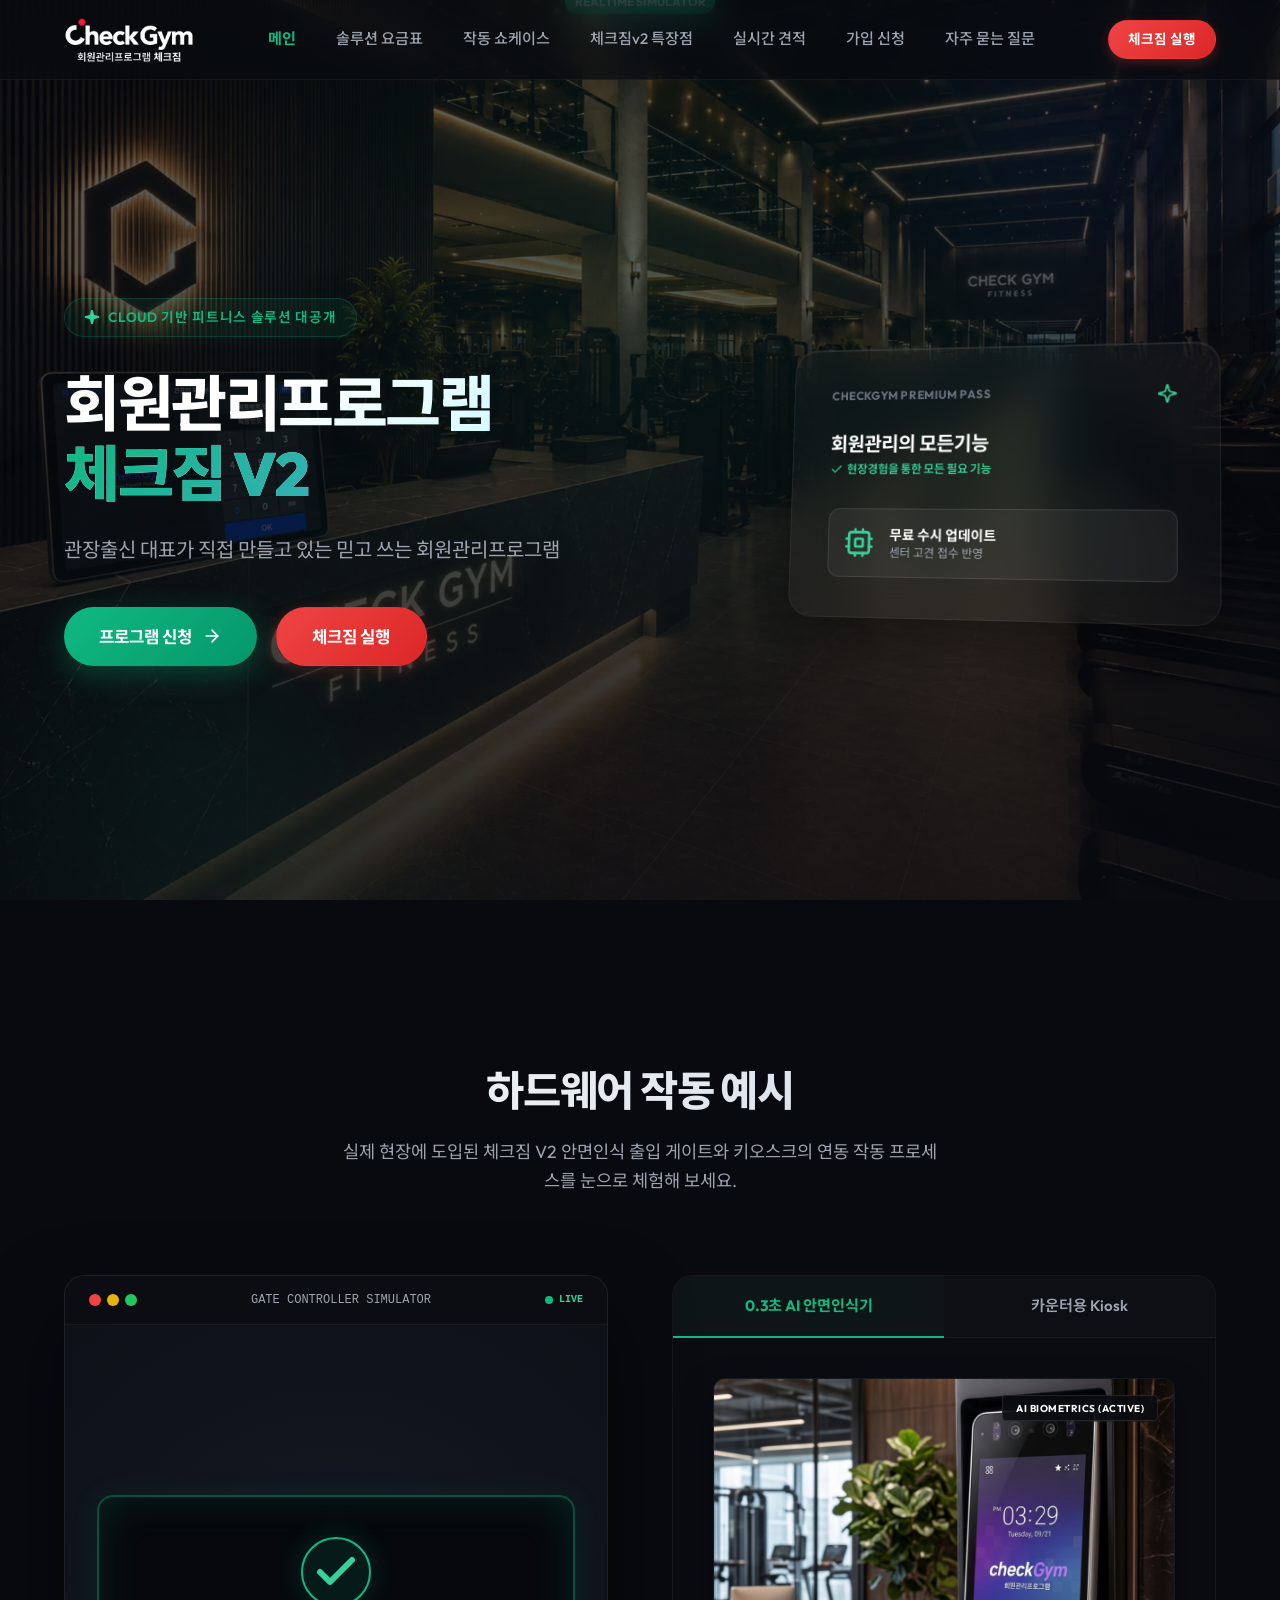
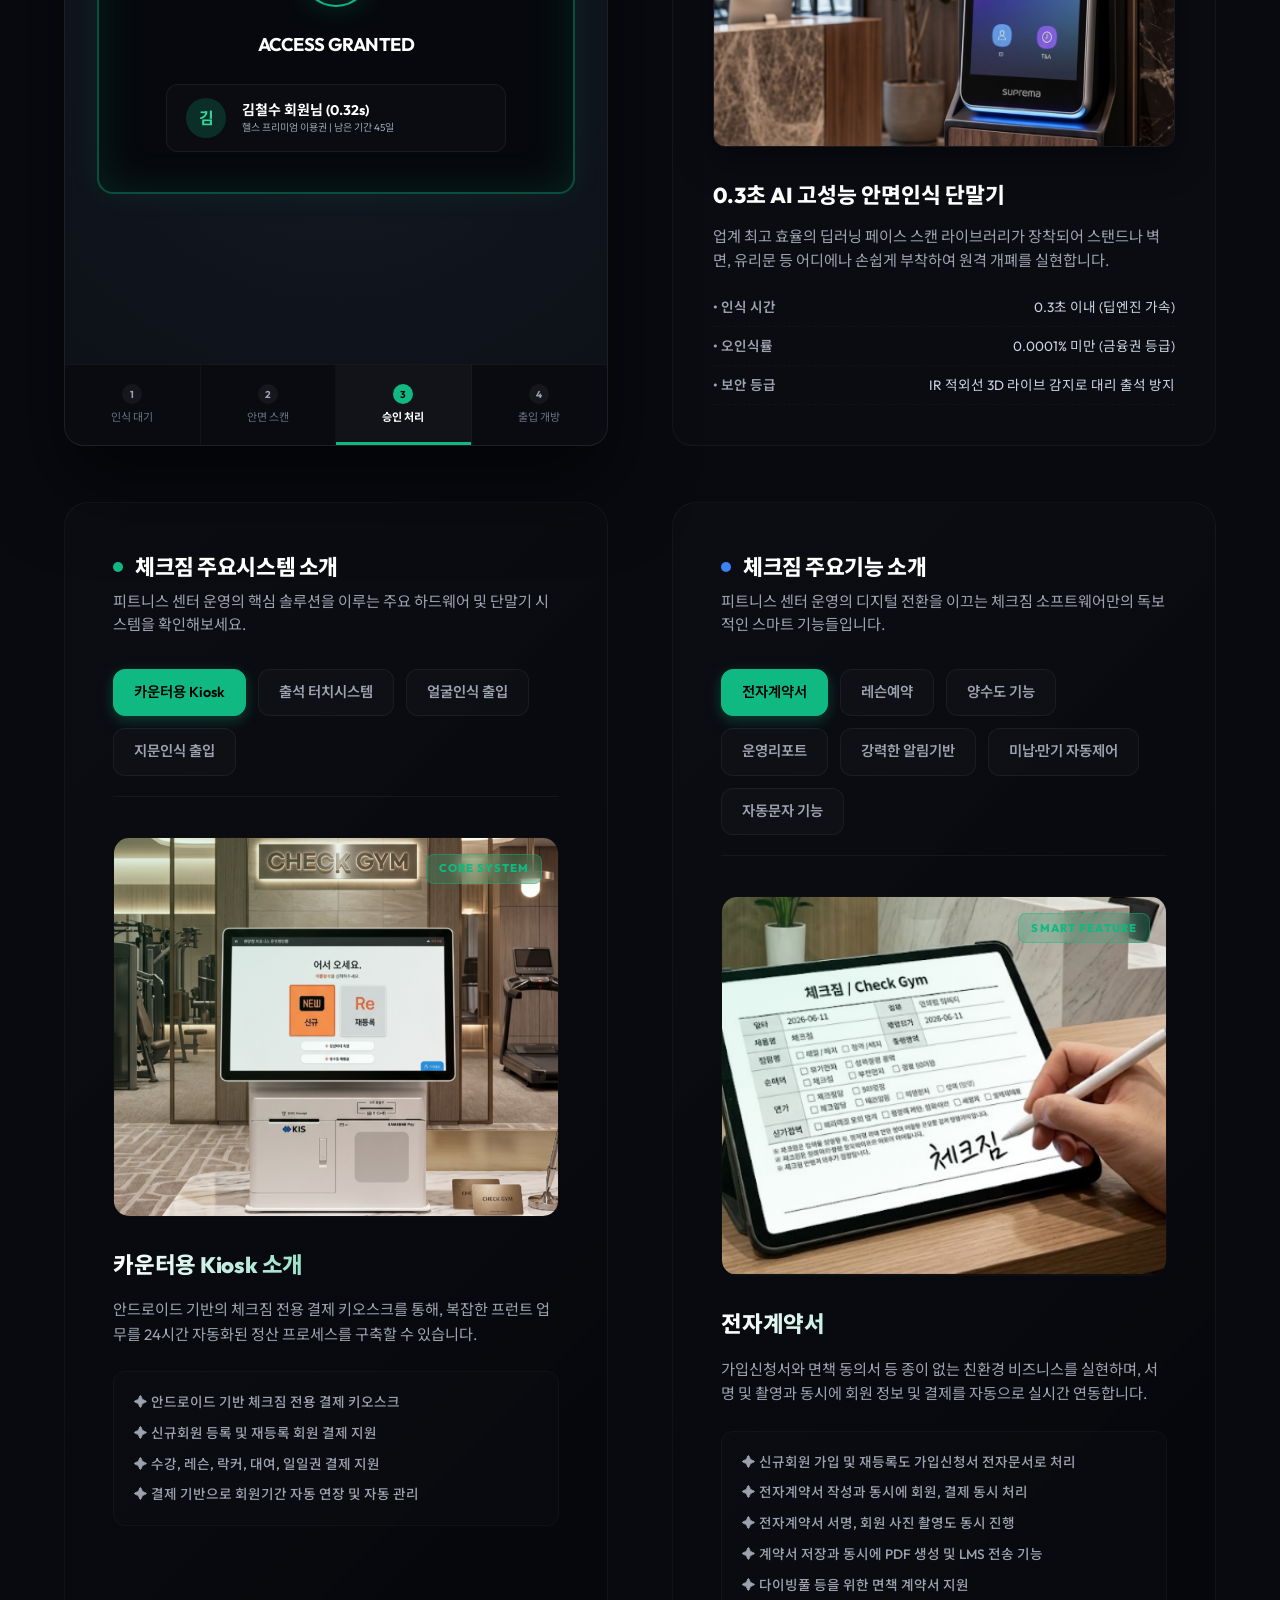
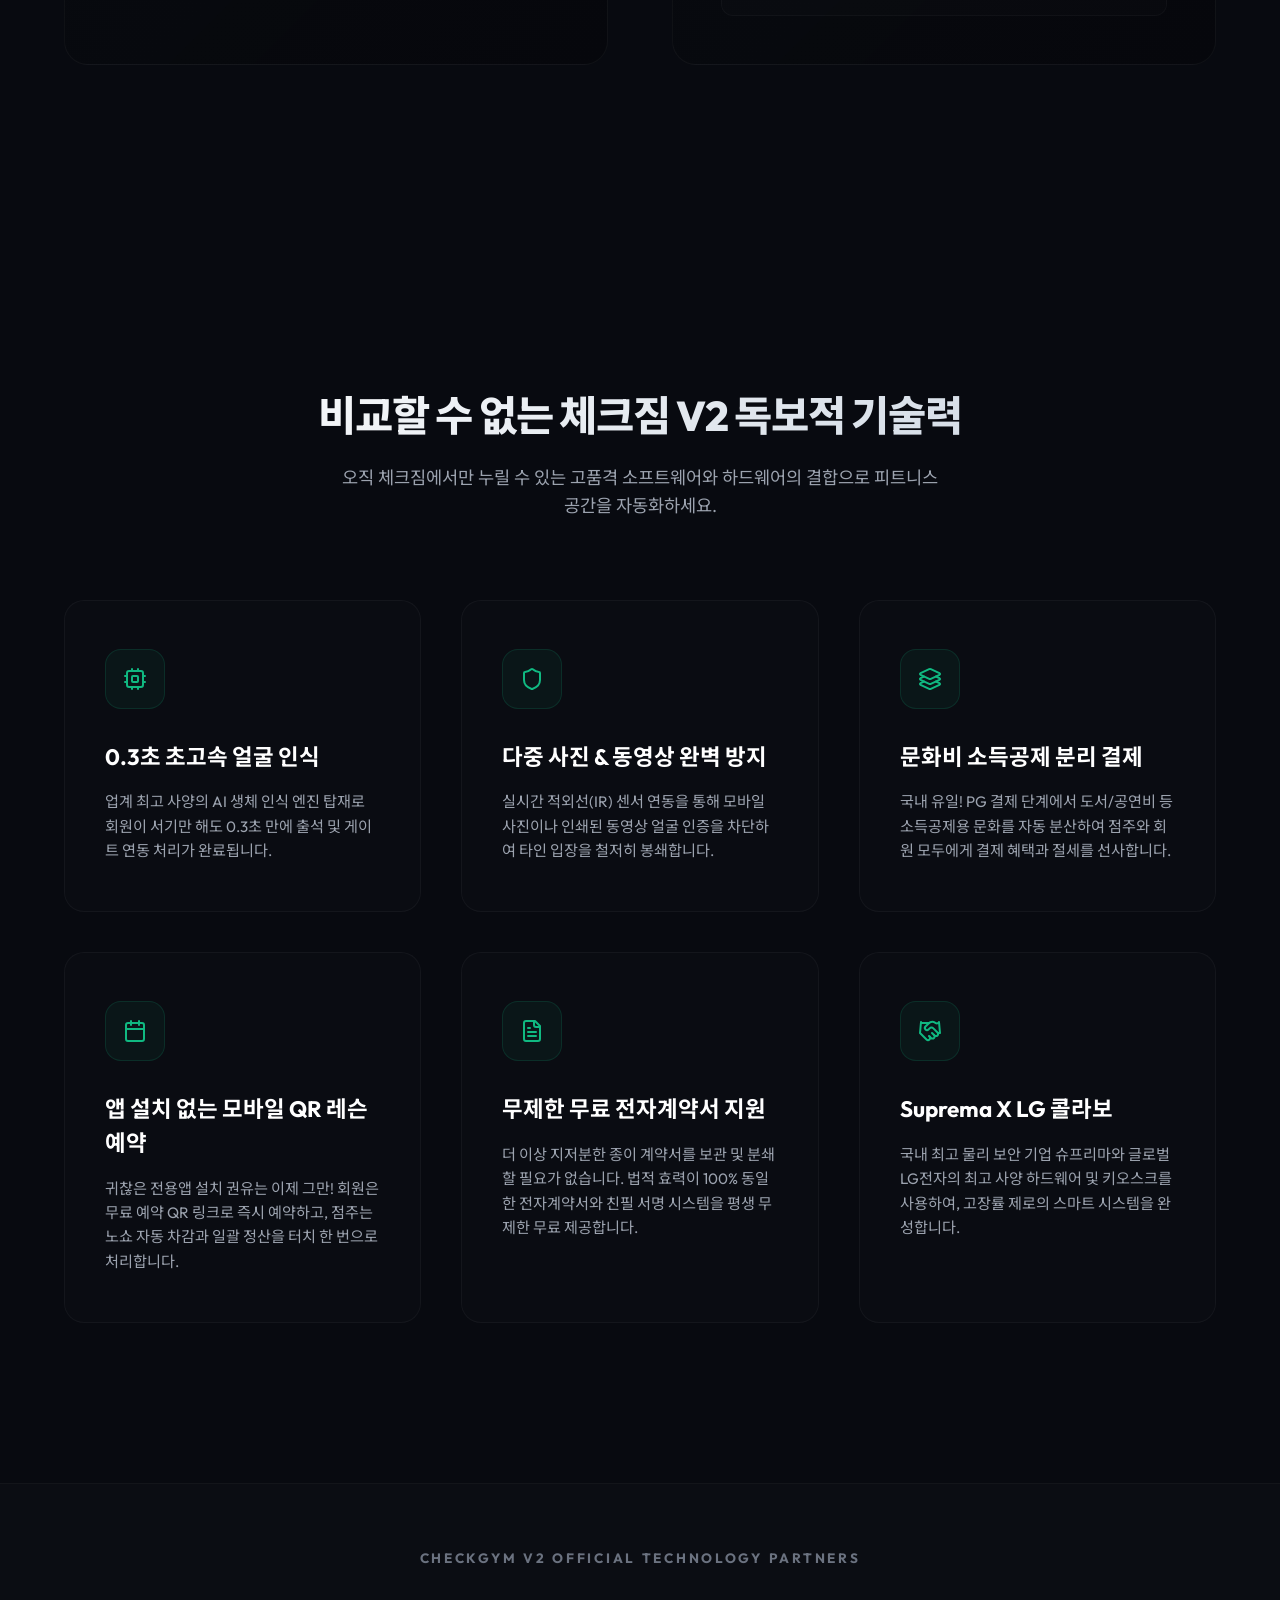
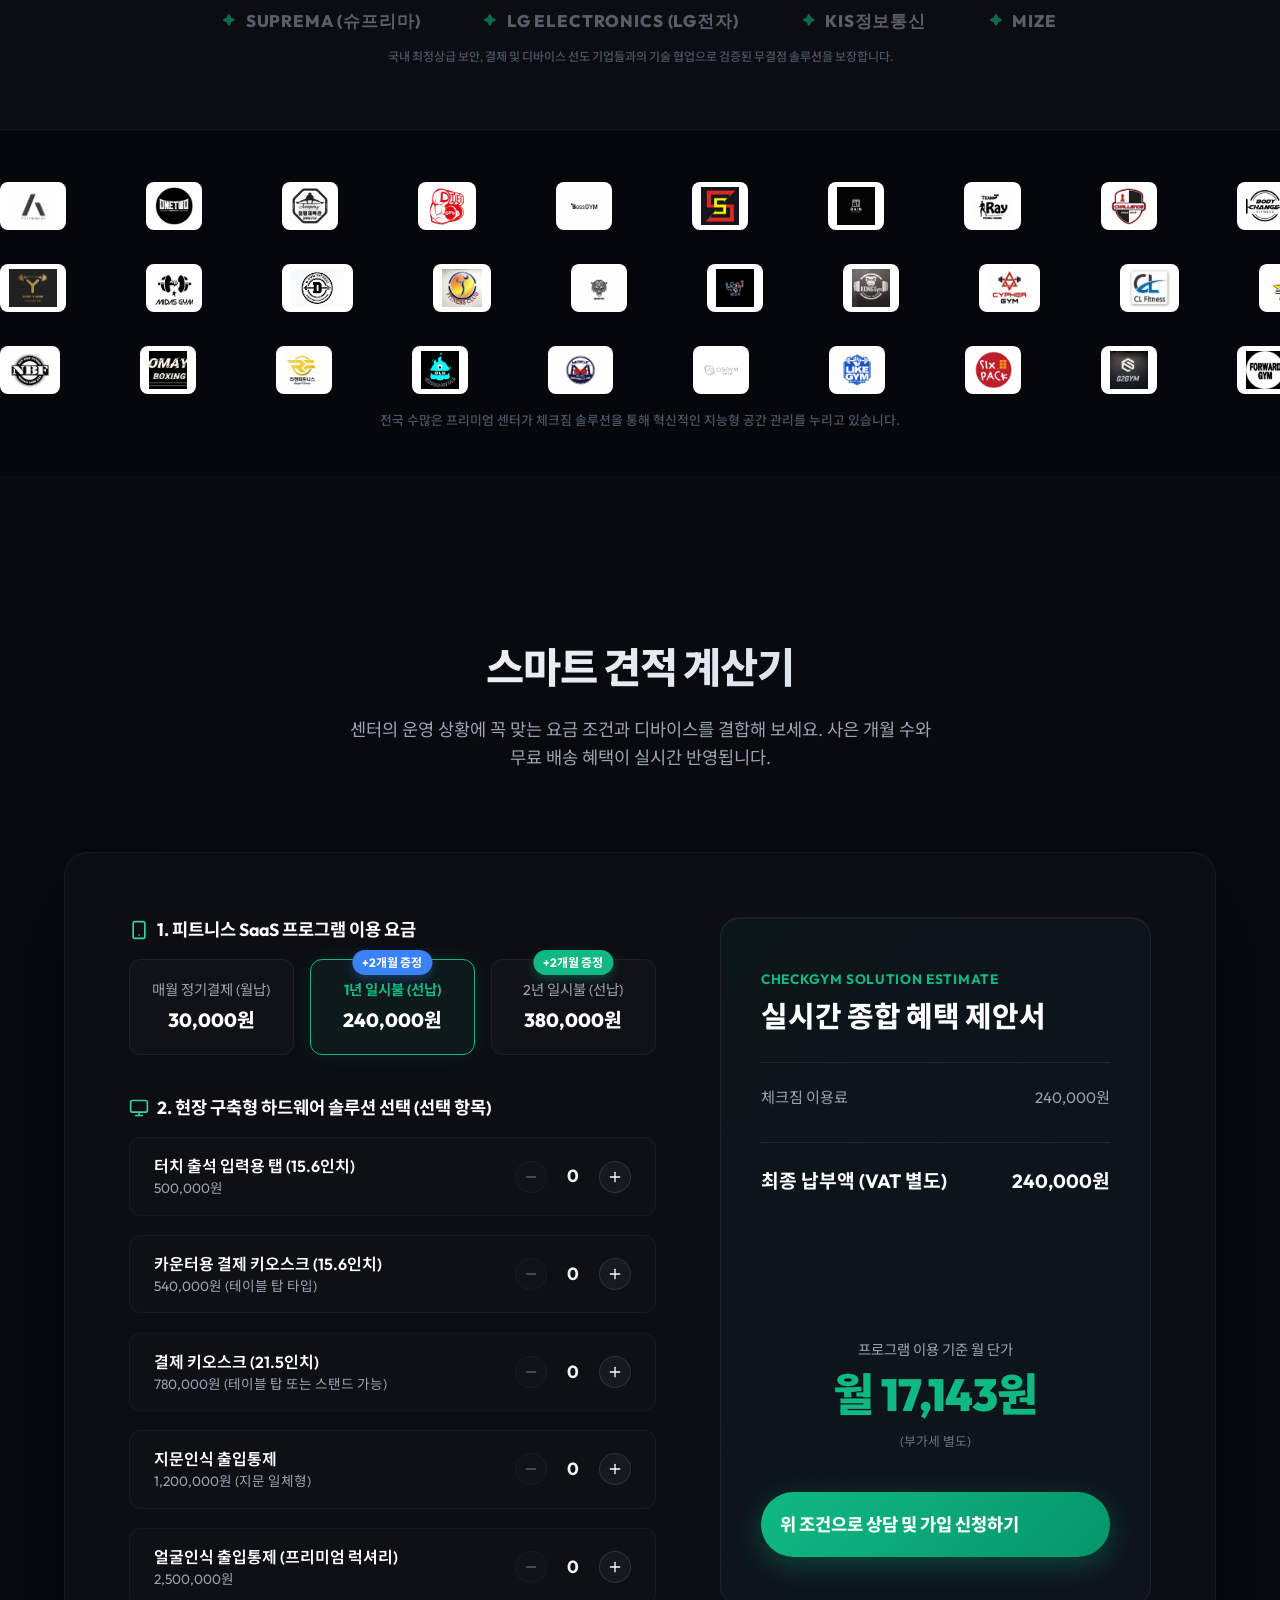
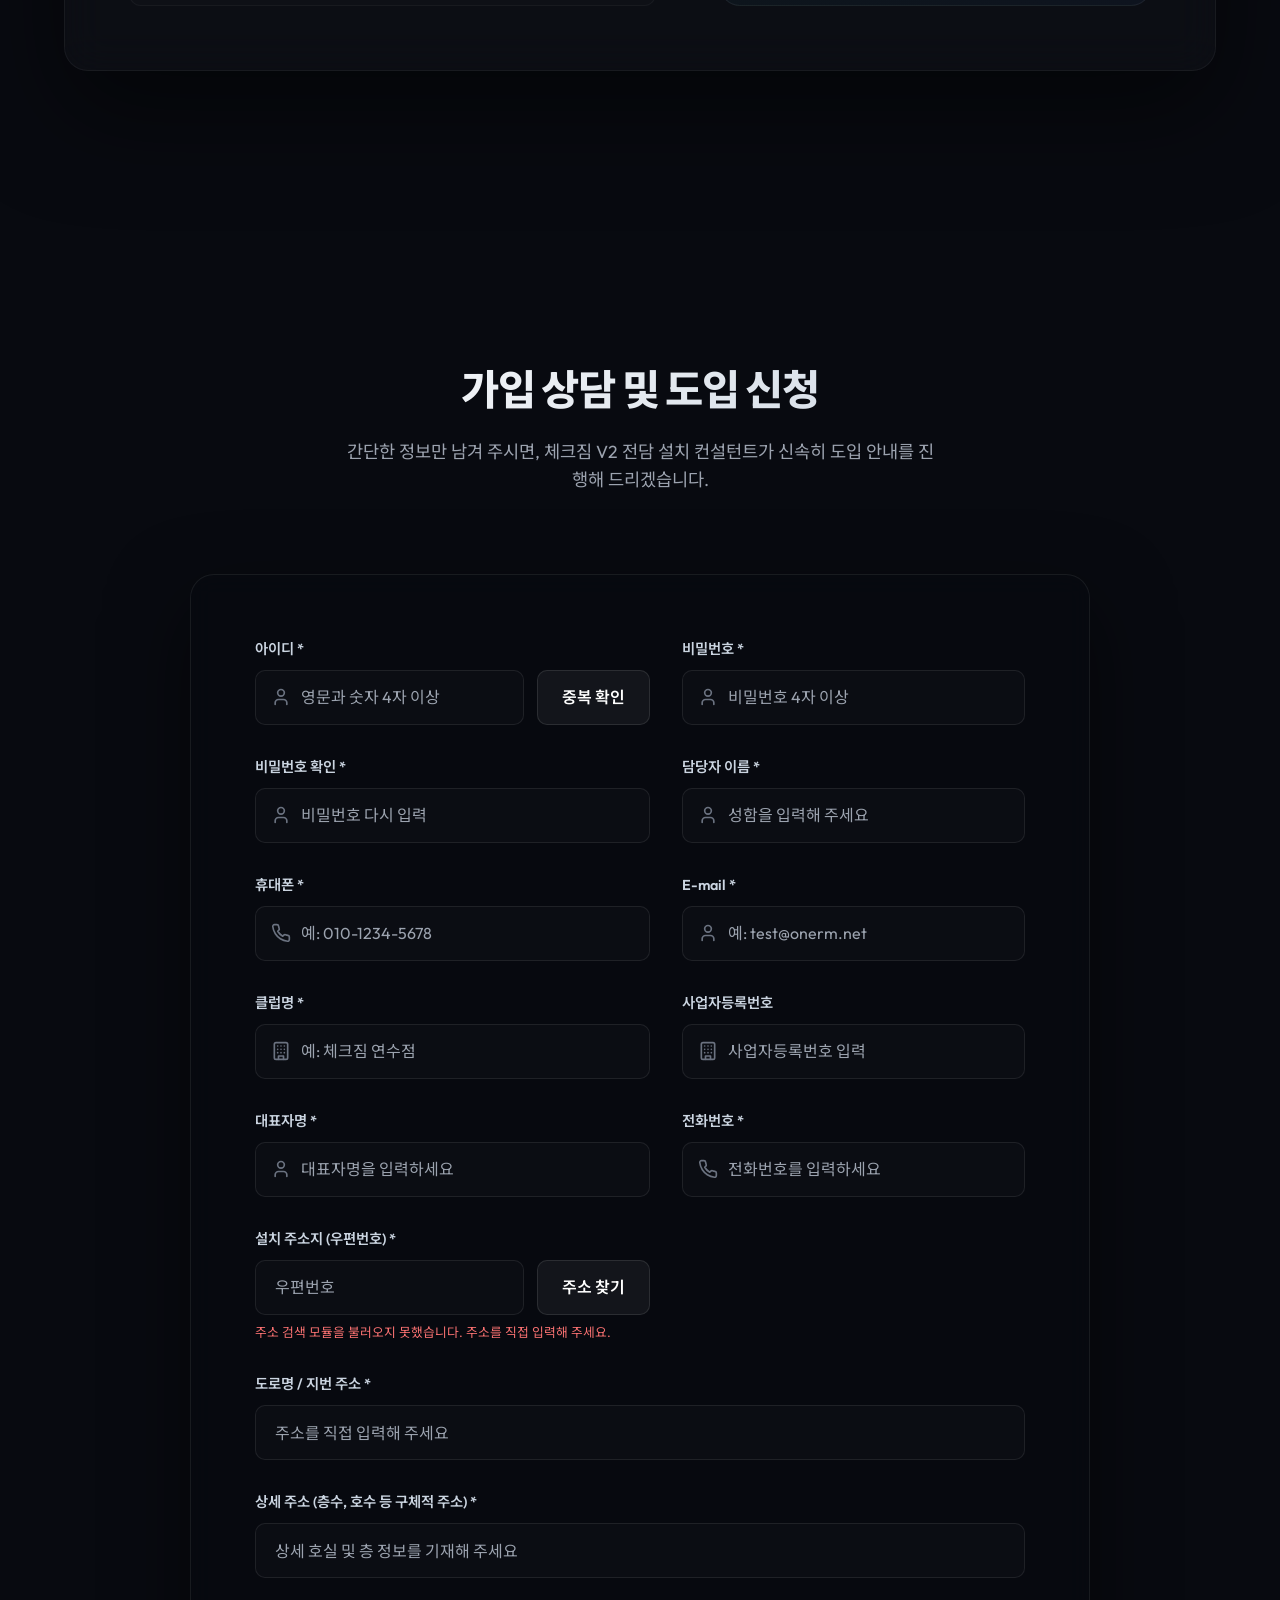
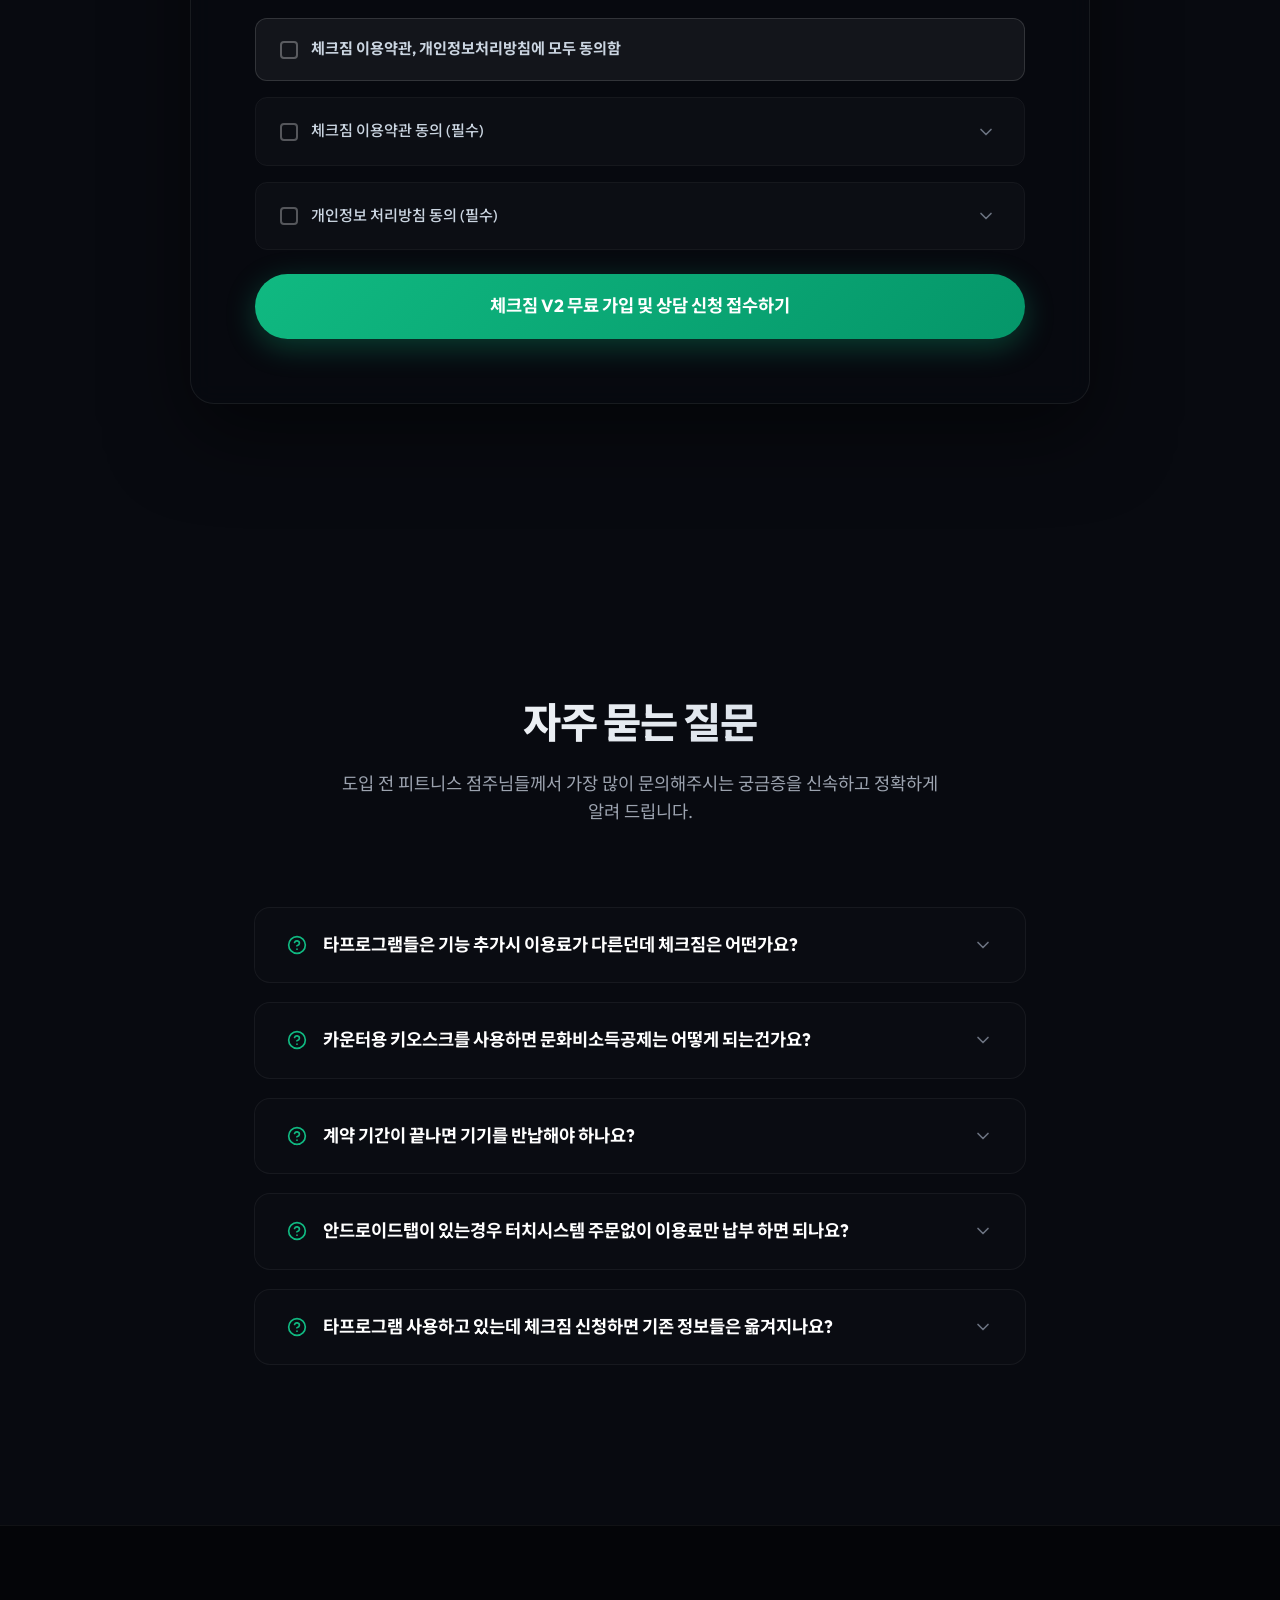
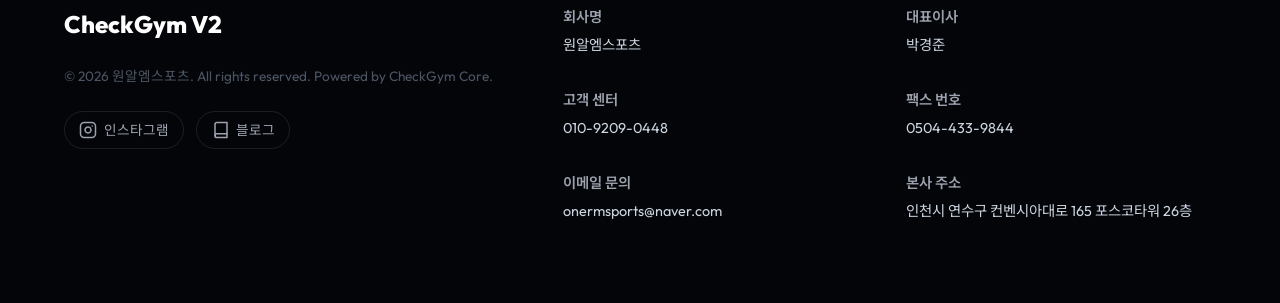
<file: index.html>
<!DOCTYPE html>
<html lang="ko">
<head>
<meta charset="utf-8">
<meta name="viewport" content="width=device-width, initial-scale=1">
<meta name="naver-site-verification" content="87ef30502002c8d11660dc80ea09de1b51d8eeb9"/>
<meta name="description" content="회원 등록부터 일일 입장, 얼굴 인식 출석과 자동문 연동까지. 피트니스 회원관리프로그램 체크짐 V2.">
<meta property="og:type" content="website">
<meta property="og:title" content="체크짐 회원관리 프로그램">
<meta property="og:description" content="No.1 휘트니스 회원관리 프로그램">
<!-- 레거시 원본은 visual_03.png 를 가리켰으나 신구 어디에도 존재하지 않아(404)
     공유 프리뷰가 깨졌다. 이미 로컬에 있는 제품 이미지로 교체한다.
     1024x830 / 282KB — OG 권장비(1.91:1)에 가장 근접하고 용량도 적당하다. -->
<meta property="og:image" content="https://onerm.net/home/assets/images/chkgym_face_device.png">
<meta property="og:image:width" content="1024">
<meta property="og:image:height" content="830">
<meta property="og:url" content="https://onerm.net/">
<title>원알엠스포츠 &amp; 체크짐 토탈 회원관리프로그램</title>
<link rel="stylesheet" href="assets/landing/landing.css?v=1791812460">
</head>
<body class="landing-body">

<!-- 1. Header (GNB) -->
<header class="landing-header" data-landing-header>
  <div class="landing-logo" data-navlink="hero" style="cursor: pointer;">
    <img src="assets/images/checkgym_logo_small.png" alt="CheckGym V2" class="landing-logo-img">
  </div>

  <nav class="landing-nav">
    <span class="landing-nav-link active" data-navlink="hero">메인</span>
    <span class="landing-nav-link" data-navlink="pricing">솔루션 요금표</span>
    <span class="landing-nav-link" data-navlink="showcase">작동 쇼케이스</span>
    <span class="landing-nav-link" data-navlink="features">체크짐v2 특장점</span>
    <span class="landing-nav-link" data-navlink="pricing">실시간 견적</span>
    <span class="landing-nav-link" data-navlink="consult">가입 신청</span>
    <span class="landing-nav-link" data-navlink="faq">자주 묻는 질문</span>
  </nav>

  <div class="flex items-center">
    <a class="btn-run-checkgym" href="https://onerm.net/mng" style="padding: 0.5rem 1.2rem; font-size: 0.85rem; box-shadow: 0 4px 12px rgba(239, 68, 68, 0.25);">
      체크짐 실행
    </a>
  </div>
</header>

<!-- 2. Hero Section -->
<section id="hero" class="hero-section">
  <div class="hero-glow-1"></div>
  <div class="hero-glow-2"></div>

  <div class="hero-container">
    <div class="hero-content">
      <div class="hero-badge">
        <svg class="w-4 h-4 animate-pulse text-emerald-400 fill-emerald-400" xmlns="http://www.w3.org/2000/svg" width="24" height="24" viewBox="0 0 24 24" fill="currentColor" stroke="currentColor" stroke-width="2" stroke-linecap="round" stroke-linejoin="round" aria-hidden="true"><path d="M9.937 15.5A2 2 0 0 0 8.5 14.063l-6.135-1.582a.5.5 0 0 1 0-.962L8.5 9.936A2 2 0 0 0 9.937 8.5l1.582-6.135a.5.5 0 0 1 .963 0L14.063 8.5A2 2 0 0 0 15.5 9.937l6.135 1.581a.5.5 0 0 1 0 .964L15.5 14.063a2 2 0 0 0-1.437 1.437l-1.582 6.135a.5.5 0 0 1-.963 0z"/></svg>
        Cloud 기반 피트니스 솔루션 대공개
      </div>
      <h1 class="hero-title">회원관리프로그램 <span>체크짐 V2</span> </h1>
      <p class="hero-subtitle">관장출신 대표가 직접 만들고 있는 믿고 쓰는 회원관리프로그램</p>
      <div class="hero-actions">
        <a class="btn-primary" href="#consult" data-navlink="consult">
          프로그램 신청          <svg class="w-5 h-5" xmlns="http://www.w3.org/2000/svg" width="24" height="24" viewBox="0 0 24 24" fill="none" stroke="currentColor" stroke-width="2" stroke-linecap="round" stroke-linejoin="round" aria-hidden="true"><path d="M5 12h14"/><path d="m12 5 7 7-7 7"/></svg>
        </a>
        <a class="btn-run-checkgym" href="https://onerm.net/mng">
          체크짐 실행
        </a>
      </div>
    </div>

    <div class="hero-visual">
      <div class="premium-card-visual">
        <div class="flex justify-between items-start mb-6">
          <span class="text-xs font-bold text-gray-500 tracking-wider uppercase">CheckGym Premium Pass</span>
          <svg class="w-5 h-5 text-emerald-400" xmlns="http://www.w3.org/2000/svg" width="24" height="24" viewBox="0 0 24 24" fill="none" stroke="currentColor" stroke-width="2" stroke-linecap="round" stroke-linejoin="round" aria-hidden="true"><path d="M9.937 15.5A2 2 0 0 0 8.5 14.063l-6.135-1.582a.5.5 0 0 1 0-.962L8.5 9.936A2 2 0 0 0 9.937 8.5l1.582-6.135a.5.5 0 0 1 .963 0L14.063 8.5A2 2 0 0 0 15.5 9.937l6.135 1.581a.5.5 0 0 1 0 .964L15.5 14.063a2 2 0 0 0-1.437 1.437l-1.582 6.135a.5.5 0 0 1-.963 0z"/></svg>
        </div>
        <div class="mb-8">
          <h3 class="text-xl font-bold text-white mb-1">회원관리의 모든기능</h3>
          <p class="text-xs text-emerald-400 font-semibold flex items-center gap-1">
            <svg class="w-3.5 h-3.5" xmlns="http://www.w3.org/2000/svg" width="24" height="24" viewBox="0 0 24 24" fill="none" stroke="currentColor" stroke-width="2" stroke-linecap="round" stroke-linejoin="round" aria-hidden="true"><path d="M20 6 9 17l-5-5"/></svg>
            현장경험을 통한 모든 필요 기능
          </p>
        </div>
        <div class="bg-white/5 border border-white/10 rounded-xl p-4 flex gap-4 items-center">
          <svg class="w-8 h-8 text-emerald-400" xmlns="http://www.w3.org/2000/svg" width="24" height="24" viewBox="0 0 24 24" fill="none" stroke="currentColor" stroke-width="2" stroke-linecap="round" stroke-linejoin="round" aria-hidden="true"><rect width="16" height="16" x="4" y="4" rx="2"/><rect width="6" height="6" x="9" y="9" rx="1"/><path d="M15 2v2"/><path d="M15 20v2"/><path d="M2 15h2"/><path d="M2 9h2"/><path d="M20 15h2"/><path d="M20 9h2"/><path d="M9 2v2"/><path d="M9 20v2"/></svg>
          <div>
            <h4 class="text-sm font-bold text-white">무료 수시 업데이트</h4>
            <p class="text-xs text-gray-400">센터 고견 접수 반영</p>
          </div>
        </div>
      </div>
    </div>
  </div>
</section>
<!-- 2.5. Product Showcase Section -->
<section id="showcase" class="showcase-section">
  <div class="section-header">
    <span class="badge-benefit green">REALTIME SIMULATOR</span>
    <h2 class="section-title">하드웨어 작동 예시</h2>
    <p class="section-desc">
      실제 현장에 도입된 체크짐 V2 안면인식 출입 게이트와 키오스크의 연동 작동 프로세스를 눈으로 체험해 보세요.
    </p>
  </div>

  <div class="showcase-container">
    <!-- 가상 작동 시뮬레이터 (동영상 대용 동적 애니메이션 플레이어) -->
    <div class="simulator-card">
      <div class="simulator-header">
        <div class="flex gap-1.5">
          <span class="w-3 h-3 rounded-full bg-red-500 block"></span>
          <span class="w-3 h-3 rounded-full bg-yellow-500 block"></span>
          <span class="w-3 h-3 rounded-full bg-green-500 block"></span>
        </div>
        <div class="simulator-title text-xs font-mono text-gray-400">
          GATE CONTROLLER SIMULATOR
        </div>
        <div class="flex items-center gap-1.5">
          <span class="w-2 h-2 rounded-full bg-emerald-500 animate-ping"></span>
          <span class="text-[10px] font-bold text-emerald-400 font-mono">LIVE</span>
        </div>
      </div>

      <div class="simulator-body">
        <!-- 시뮬레이터 디스플레이. stage-N 클래스는 landing.js 가 교체한다. -->
        <div class="simulator-screen stage-0" data-simscreen>

          <div class="sim-content animate-fade-in" data-simstage="0">
            <div class="scanner-ring-container">
              <div class="scanner-ring pulse-slow"></div>
              <div class="scanner-line"></div>
            </div>
            <p class="sim-status-text">회원 접근을 대기 중입니다...</p>
            <span class="sim-sub-text font-mono">STANDBY MODE | SENSORS READ READY</span>
          </div>

          <div class="sim-content animate-pulse hidden" data-simstage="1">
            <div class="face-scan-frame">
              <div class="face-corner tl"></div>
              <div class="face-corner tr"></div>
              <div class="face-corner bl"></div>
              <div class="face-corner br"></div>
              <div class="scanner-line scanning"></div>
            </div>
            <p class="sim-status-text text-yellow-400">인공지능 안면 분석 중...</p>
            <span class="sim-sub-text font-mono text-yellow-500/80">AI FEATURE EXTRACTING (0.13s)</span>
          </div>

          <div class="sim-content animate-scale-up hidden" data-simstage="2">
            <div class="access-success-box">
              <svg class="w-12 h-12 text-emerald-400 stroke-[3px]" xmlns="http://www.w3.org/2000/svg" width="24" height="24" viewBox="0 0 24 24" fill="none" stroke="currentColor" stroke-width="3" stroke-linecap="round" stroke-linejoin="round" aria-hidden="true"><path d="M20 6 9 17l-5-5"/></svg>
            </div>
            <p class="sim-status-text text-emerald-400 font-extrabold tracking-tight">ACCESS GRANTED</p>
            <div class="sim-user-card">
              <div class="w-10 h-10 rounded-full bg-emerald-500/20 flex items-center justify-center font-bold text-emerald-400">
                김
              </div>
              <div class="text-left">
                <p class="text-sm font-bold text-white">김철수 회원님 (0.32s)</p>
                <p class="text-[10px] text-gray-400">헬스 프리미엄 이용권 | 남은 기간 45일</p>
              </div>
            </div>
          </div>

          <div class="sim-content animate-fade-in hidden" data-simstage="3">
            <div class="gate-open-animation">
              <div class="gate-wing left open"></div>
              <div class="gate-wing right open"></div>
              <div class="gate-pass-indicator">PASS</div>
            </div>
            <p class="sim-status-text text-blue-400 font-bold">출입문 게이트 개방 완료</p>
            <span class="sim-sub-text font-mono text-blue-300">WELCOME TO GYM! ENJOY WORKOUT.</span>
          </div>

        </div>
      </div>

      <!-- 시뮬레이터 인디케이터 바 -->
      <div class="simulator-footer">
        <div class="step-indicator active" data-simstep="0">
          <span class="step-num">1</span>
          <span class="step-label">인식 대기</span>
        </div>
        <div class="step-indicator" data-simstep="1">
          <span class="step-num">2</span>
          <span class="step-label">안면 스캔</span>
        </div>
        <div class="step-indicator" data-simstep="2">
          <span class="step-num">3</span>
          <span class="step-label">승인 처리</span>
        </div>
        <div class="step-indicator" data-simstep="3">
          <span class="step-num">4</span>
          <span class="step-label">출입 개방</span>
        </div>
      </div>
    </div>

    <!-- 실물 장비 갤러리 -->
    <div class="hardware-gallery-card">
      <div class="gallery-tabs">
        <button class="gallery-tab-btn active" data-tabgroup="showcase" data-tab="face">
          0.3초 AI 안면인식기
        </button>
        <button class="gallery-tab-btn" data-tabgroup="showcase" data-tab="kiosk">
          카운터용 Kiosk
        </button>
      </div>

      <div class="gallery-content">
        <div class="gallery-panel animate-fade-in" data-tabgroup="showcase" data-tabpanel="face">
          <div class="gallery-image-wrapper">
            <img src="assets/images/chkgym_face_device.png" alt="CheckGym AI 안면인식 스마트 단말기" class="gallery-img">
            <div class="image-overlay-badge">AI BIOMETRICS (ACTIVE)</div>
          </div>
          <div class="gallery-details">
            <h3 class="gallery-title">0.3초 AI 고성능 안면인식 단말기</h3>
            <p class="gallery-desc">
              업계 최고 효율의 딥러닝 페이스 스캔 라이브러리가 장착되어 스탠드나 벽면, 유리문 등 어디에나 손쉽게 부착하여 원격 개폐를 실현합니다.
            </p>
            <ul class="gallery-specs">
              <li><span>• 인식 시간</span> <span>0.3초 이내 (딥엔진 가속)</span></li>
              <li><span>• 오인식률</span> <span>0.0001% 미만 (금융권 등급)</span></li>
              <li><span>• 보안 등급</span> <span>IR 적외선 3D 라이브 감지로 대리 출석 방지</span></li>
            </ul>
          </div>
        </div>

        <div class="gallery-panel animate-fade-in hidden" data-tabgroup="showcase" data-tabpanel="kiosk">
          <div class="gallery-image-wrapper">
            <img src="assets/images/chkgym_kiosk_device.png?v=3" alt="CheckGym 결제 키오스크" class="gallery-img">
            <div class="image-overlay-badge">카운터용 KIOSK (ACTIVE)</div>
          </div>
          <div class="gallery-details">
            <h3 class="gallery-title">스마트 미니 키오스크</h3>
            <p class="gallery-desc">
              선명한 와이드 스크린으로 회원이 직접 터치하여 회원가입, 신규 결제, 사물함 지정, 일일 입장권 구매를 24시간 직원 없이 정산합니다.
            </p>
            <ul class="gallery-specs">
              <li><span>• 스크린</span> <span>15.6인치 풀HD 정전식 멀티 터치스크린</span></li>
              <li><span>• 결제수단</span> <span>신용카드, 삼성페이, 앱카드 바코드, 리더기 탑재</span></li>
              <li><span>• 부가혜택</span> <span>문화비 소득공제 및 복합 과세 분리결제 지원</span></li>
            </ul>
          </div>
        </div>
      </div>
    </div>
  </div>

  <div class="showcase-features-container">
    <!-- 주요시스템 소개 -->
    <div class="install-showcase-card mt-8">
      <h3 class="install-showcase-title">
        <span class="w-2.5 h-2.5 rounded-full bg-emerald-500 block animate-pulse"></span>
        체크짐 주요시스템 소개
      </h3>
      <p class="install-showcase-subtitle">
        피트니스 센터 운영의 핵심 솔루션을 이루는 주요 하드웨어 및 단말기 시스템을 확인해보세요.
      </p>
      <div class="install-tabs">
        <button class="install-tab-btn active" data-tabgroup="installation" data-tab="kiosk">카운터용 Kiosk</button>
        <button class="install-tab-btn" data-tabgroup="installation" data-tab="access_kiosk">출석 터치시스템</button>
        <button class="install-tab-btn" data-tabgroup="installation" data-tab="face_access">얼굴인식 출입</button>
        <button class="install-tab-btn" data-tabgroup="installation" data-tab="finger_access">지문인식 출입</button>
      </div>

      <div class="install-panel-content animate-fade-in" data-tabgroup="installation" data-tabpanel="kiosk">
        <div class="install-media-box">
          <img src="assets/images/chkgym_kiosk_device.png?v=3" alt="카운터용 Kiosk 소개" class="install-video object-contain bg-black/40">
          <div class="install-glow-overlay"></div>
          <div class="install-badge">CORE SYSTEM</div>
        </div>
        <div class="install-info-box">
          <h4 class="install-panel-title">카운터용 Kiosk 소개</h4>
          <p class="install-panel-desc">
            안드로이드 기반의 체크짐 전용 결제 키오스크를 통해, 복잡한 프런트 업무를 24시간 자동화된 정산 프로세스를 구축할 수 있습니다.
          </p>
          <ul class="install-panel-tips">
            <li>✦ 안드로이드 기반 체크짐 전용 결제 키오스크</li>
            <li>✦ 신규회원 등록 및 재등록 회원 결제 지원</li>
            <li>✦ 수강, 레슨, 락커, 대여, 일일권 결제 지원</li>
            <li>✦ 결제 기반으로 회원기간 자동 연장 및 자동 관리</li>
          </ul>
        </div>
      </div>

      <div class="install-panel-content animate-fade-in hidden" data-tabgroup="installation" data-tabpanel="access_kiosk">
        <div class="install-media-box">
          <img src="assets/images/chkgym_touch_device.jpg?v=5" alt="출석·터치시스템" class="install-video object-contain bg-black/40">
          <div class="install-glow-overlay"></div>
          <div class="install-badge">CORE SYSTEM</div>
        </div>
        <div class="install-info-box">
          <h4 class="install-panel-title">출석 터치시스템</h4>
          <p class="install-panel-desc">
            회원 출석 체크와 레슨 횟수 차감을 동시에 정밀하게 처리하고, 직관적인 소리 안내와 현황판 UI로 회원 상황을 한눈에 파악합니다.
          </p>
          <ul class="install-panel-tips">
            <li>✦ 출석 체크와 레슨 차감을 동시에 진행 가능</li>
            <li>✦ 각종 회원 상황에 맞는 직관적인 소리 안내 기능</li>
            <li>✦ 체크인 후 레슨, 수강 등 정보를 한눈에 파악</li>
            <li>✦ 입실/퇴실 안내 SMS 자동 전송 기능</li>
          </ul>
        </div>
      </div>

      <div class="install-panel-content animate-fade-in hidden" data-tabgroup="installation" data-tabpanel="face_access">
        <div class="install-media-box">
          <img src="assets/images/chkgym_face_device.png?v=2" alt="얼굴인식 출입 단말기" class="install-video object-contain bg-black/40">
          <div class="install-glow-overlay"></div>
          <div class="install-badge">CORE SYSTEM</div>
        </div>
        <div class="install-info-box">
          <h4 class="install-panel-title">얼굴인식 출입</h4>
          <p class="install-panel-desc">
            세계 최고의 기술력을 자랑하는 슈프리마(Suprema) 얼굴인식 하드웨어와 체크짐을 100% 연동하여 강력하고 편리한 지능형 보안 출입을 구현합니다.
          </p>
          <ul class="install-panel-tips">
            <li>✦ 세계 최고 수준의 AI 얼굴인식 알고리즘 탑재</li>
            <li>✦ 체크짐 회원 DB와 실시간 연동되어 입실과 동시에 출석 완료</li>
            <li>✦ 체크짐 관리자에서 원격 문열기 및 출입 로그 모니터링 제공</li>
          </ul>
        </div>
      </div>

      <div class="install-panel-content animate-fade-in hidden" data-tabgroup="installation" data-tabpanel="finger_access">
        <div class="install-media-box">
          <img src="assets/images/chkgym_finger_device.jpg?v=2" alt="지문인식 출입 단말기" class="install-video object-contain bg-black/40">
          <div class="install-glow-overlay"></div>
          <div class="install-badge">CORE SYSTEM</div>
        </div>
        <div class="install-info-box">
          <h4 class="install-panel-title">지문인식 출입</h4>
          <p class="install-panel-desc">
            세계 최고의 기술력을 자랑하는 슈프리마(Suprema) 지문인식 하드웨어와 체크짐을 100% 연동하여 강력하고 편리한 지능형 보안 출입을 구현합니다.
          </p>
          <ul class="install-panel-tips">
            <li>✦ 세계 최고 수준의 AI 지문인식 알고리즘 탑재</li>
            <li>✦ 체크짐 회원 DB와 실시간 연동되어 입실과 동시에 출석 완료</li>
            <li>✦ 적외선(IR) 실시간 카메라 탑재로 타인 사진/동영상 도용 원천 차단</li>
            <li>✦ 체크짐 관리자에서 원격 문열기 및 출입 로그 모니터링 제공</li>
          </ul>
        </div>
      </div>
    </div>

    <!-- 주요기능 소개 -->
    <div class="install-showcase-card mt-8">
      <h3 class="install-showcase-title">
        <span class="w-2.5 h-2.5 rounded-full bg-blue-500 block animate-pulse"></span>
        체크짐 주요기능 소개
      </h3>
      <p class="install-showcase-subtitle">
        피트니스 센터 운영의 디지털 전환을 이끄는 체크짐 소프트웨어만의 독보적인 스마트 기능들입니다.
      </p>
      <div class="install-tabs">
        <button class="install-tab-btn active" data-tabgroup="feature" data-tab="edoc">전자계약서</button>
        <button class="install-tab-btn" data-tabgroup="feature" data-tab="lesson_reserve">레슨예약</button>
        <button class="install-tab-btn" data-tabgroup="feature" data-tab="transfer">양수도 기능</button>
        <button class="install-tab-btn" data-tabgroup="feature" data-tab="report">운영리포트</button>
        <button class="install-tab-btn" data-tabgroup="feature" data-tab="notification">강력한 알림기반</button>
        <button class="install-tab-btn" data-tabgroup="feature" data-tab="unpaid_lock">미납·만기 자동제어</button>
        <button class="install-tab-btn" data-tabgroup="feature" data-tab="auto_sms">자동문자 기능</button>
      </div>

      <div class="install-panel-content animate-fade-in" data-tabgroup="feature" data-tabpanel="edoc">
        <div class="install-media-box">
          <img src="assets/images/chkgym_edoc_device.jpg?v=6" alt="전자계약서" class="install-video object-contain bg-black/40">
          <div class="install-glow-overlay"></div>
          <div class="install-badge">SMART FEATURE</div>
        </div>
        <div class="install-info-box">
          <h4 class="install-panel-title">전자계약서</h4>
          <p class="install-panel-desc">
            가입신청서와 면책 동의서 등 종이 없는 친환경 비즈니스를 실현하며, 서명 및 촬영과 동시에 회원 정보 및 결제를 자동으로 실시간 연동합니다.
          </p>
          <ul class="install-panel-tips">
            <li>✦ 신규회원 가입 및 재등록도 가입신청서 전자문서로 처리</li>
            <li>✦ 전자계약서 작성과 동시에 회원, 결제 동시 처리</li>
            <li>✦ 전자계약서 서명, 회원 사진 촬영도 동시 진행</li>
            <li>✦ 계약서 저장과 동시에 PDF 생성 및 LMS 전송 기능</li>
            <li>✦ 다이빙풀 등을 위한 면책 계약서 지원</li>
          </ul>
        </div>
      </div>

      <div class="install-panel-content animate-fade-in hidden" data-tabgroup="feature" data-tabpanel="lesson_reserve">
        <div class="install-media-box">
          <img src="assets/images/chkgym_lesson_device.jpg?v=3" alt="레슨예약 시스템" class="install-video object-contain bg-black/40">
          <div class="install-glow-overlay"></div>
          <div class="install-badge">SMART FEATURE</div>
        </div>
        <div class="install-info-box">
          <h4 class="install-panel-title">레슨예약 시스템</h4>
          <p class="install-panel-desc">
            트레이너와 회원 간의 번거로운 수업 조율을 모바일 웹 링크로 즉시 예약하게 지원하여 불필요한 행정 소요를 극적으로 단축합니다.
          </p>
          <ul class="install-panel-tips">
            <li>✦ 복잡한 전용 앱을 설치할 필요 없는 간편 QR 웹 예약 방식</li>
            <li>✦ 회원이 트레이너별 예약 가능 시간표를 모바일에서 실시간 확인 및 예약</li>
            <li>✦ 트레이너용 실시간 시간표 및 노쇼(No-Show) 발생 시 간편 터치 차감 기능</li>
            <li>✦ 수업 일정 확정 및 변경 시 SMS/LMS 자동 알림 전송</li>
          </ul>
        </div>
      </div>

      <div class="install-panel-content animate-fade-in hidden" data-tabgroup="feature" data-tabpanel="transfer">
        <div class="install-media-box">
          <div class="install-media-placeholder flex-col justify-center items-center p-6 bg-gradient-to-br from-purple-950/40 to-slate-900/60">
            <svg class="w-16 h-16 text-purple-400 mb-4 animate-pulse" xmlns="http://www.w3.org/2000/svg" width="24" height="24" viewBox="0 0 24 24" fill="none" stroke="currentColor" stroke-width="2" stroke-linecap="round" stroke-linejoin="round" aria-hidden="true"><path d="m11 17 2 2a1 1 0 1 0 3-3"/><path d="m14 14 2.5 2.5a1 1 0 1 0 3-3l-3.88-3.88a3 3 0 0 0-4.24 0l-.88.88a1 1 0 1 1-3-3l2.81-2.81a5.79 5.79 0 0 1 7.06-.87l.47.28a2 2 0 0 0 1.42.25L21 4"/><path d="m21 3 1 11h-2"/><path d="M3 3 2 14l6.5 6.5a1 1 0 1 0 3-3"/><path d="M3 4h8"/></svg>
            <span class="text-sm font-semibold text-purple-200 mb-1">원클릭 양수도 프로세스</span>
            <span class="text-xs text-gray-400 text-center">복잡한 회원 간 양도·양수 합의와 잔여 기간 이전을 클릭 몇 번으로 투명하게 해결</span>
          </div>
          <div class="install-glow-overlay"></div>
          <div class="install-badge">SMART FEATURE</div>
        </div>
        <div class="install-info-box">
          <h4 class="install-panel-title">원클릭 양수도 기능</h4>
          <p class="install-panel-desc">
            피트니스 센터 운영에서 번거롭고 갈등이 잦은 회원권의 양도 및 양수 프로세스를 투명하고 표준화된 디지털 절차로 처리합니다.
          </p>
          <ul class="install-panel-tips">
            <li>✦ 양도인 회원권 선택 후 잔여 기한 및 횟수 자동 산출</li>
            <li>✦ 양수인으로 원클릭 회원 정보 매핑 및 이전 처리</li>
            <li>✦ 양도 수수료 자동 결제 프로세스 및 면책 계약서 서명 결합</li>
            <li>✦ 양수도 완료 즉시 당사자들에게 처리 내역 및 신규 모바일 pass 실시간 자동 전송</li>
          </ul>
        </div>
      </div>

      <div class="install-panel-content animate-fade-in hidden" data-tabgroup="feature" data-tabpanel="report">
        <div class="install-media-box">
          <img src="assets/images/chkgym_report_device.jpg?v=1" alt="운영리포트 대시보드" class="install-video object-contain bg-black/40">
          <div class="install-glow-overlay"></div>
          <div class="install-badge">SMART FEATURE</div>
        </div>
        <div class="install-info-box">
          <h4 class="install-panel-title">운영리포트 (일일/월간/년간)</h4>
          <p class="install-panel-desc">
            센터의 일일 정산부터 연간 매출 트렌드까지, 복잡한 스프레드시트 없이 체크짐 대시보드에서 정교하게 가공된 리포트를 즉시 조회합니다.
          </p>
          <ul class="install-panel-tips">
            <li>✦ 방문자 히트맵을 통한 혼잡 요일 및 피크 타임 실시간 통계</li>
            <li>✦ 수강권, 레슨, 락커, 대여, 일일권 등 항목별 매출 분포율 실시간 비주얼화</li>
            <li>✦ 재등록율, 만기 임박 대상자 및 미납 상태 통합 뷰어 제공</li>
            <li>✦ 프런트 업무용 일일 마감 정산 내역 자동 요약 및 엑셀 다운로드</li>
          </ul>
        </div>
      </div>

      <div class="install-panel-content animate-fade-in hidden" data-tabgroup="feature" data-tabpanel="notification">
        <div class="install-media-box">
          <div class="install-media-placeholder flex-col justify-center items-center p-6 bg-gradient-to-br from-amber-950/40 to-slate-900/60">
            <svg class="w-16 h-16 text-amber-400 mb-4 animate-pulse" xmlns="http://www.w3.org/2000/svg" width="24" height="24" viewBox="0 0 24 24" fill="none" stroke="currentColor" stroke-width="2" stroke-linecap="round" stroke-linejoin="round" aria-hidden="true"><path d="M21 15a2 2 0 0 1-2 2H7l-4 4V5a2 2 0 0 1 2-2h14a2 2 0 0 1 2 2z"/></svg>
            <span class="text-sm font-semibold text-amber-200 mb-1">실시간 자동 알림 기반 시스템</span>
            <span class="text-xs text-gray-400 text-center">결제 안내, 만기 예정 알림, 출입 시 안심 문자 및 레슨 예약 확정을 자동 SMS/LMS로 전송</span>
          </div>
          <div class="install-glow-overlay"></div>
          <div class="install-badge">SMART FEATURE</div>
        </div>
        <div class="install-info-box">
          <h4 class="install-panel-title">강력한 알림기반 시스템</h4>
          <p class="install-panel-desc">
            회원과의 상호작용이 필요한 모든 터치포인트에서 실시간 알림을 발송하여 친밀도를 높이고 미결제나 갱신 누락을 방지합니다.
          </p>
          <ul class="install-panel-tips">
            <li>✦ 입실 및 퇴실 시 보호자용 실시간 안심 문자 자동 발송</li>
            <li>✦ 회원권 만료 7일 전/3일 전 재등록 자동문자로 안내 기능</li>
            <li>✦ 신규 결제 및 레슨 횟수 차감 내역을 영수증 형식으로 자동 통보</li>
            <li>✦ 미납 회원을 위한 상냥한 미납금 납부 요청 링크 원클릭 발송</li>
          </ul>
        </div>
      </div>

      <div class="install-panel-content animate-fade-in hidden" data-tabgroup="feature" data-tabpanel="unpaid_lock">
        <div class="install-media-box">
          <div class="install-media-placeholder flex-col justify-center items-center p-6 bg-gradient-to-br from-red-950/40 to-slate-900/60">
            <svg class="w-16 h-16 text-red-400 mb-4 animate-pulse" xmlns="http://www.w3.org/2000/svg" width="24" height="24" viewBox="0 0 24 24" fill="none" stroke="currentColor" stroke-width="2" stroke-linecap="round" stroke-linejoin="round" aria-hidden="true"><path d="M20 13c0 5-3.5 7.5-7.66 8.95a1 1 0 0 1-.67-.01C7.5 20.5 4 18 4 13V6a1 1 0 0 1 1-1c2 0 4.5-1.2 6.24-2.72a1.17 1.17 0 0 1 1.52 0C14.51 3.81 17 5 19 5a1 1 0 0 1 1 1z"/></svg>
            <span class="text-sm font-semibold text-red-200 mb-1">미납 및 만기 회원 자동 입출입 제어</span>
            <span class="text-xs text-gray-400 text-center">회원권 만료일이나 미납금이 있는 경우 게이트를 자동 잠금하고 모바일 및 안내 음성으로 신속 결제 유도</span>
          </div>
          <div class="install-glow-overlay"></div>
          <div class="install-badge">SMART FEATURE</div>
        </div>
        <div class="install-info-box">
          <h4 class="install-panel-title">미납·만기 자동제어 (체크짐 제안)</h4>
          <p class="install-panel-desc">
            미납금이 존재하거나 기간이 만료된 회원이 입장하려고 할 때 게이트를 자동으로 차단하고 프런트 안내 음성을 송출하여 누수 매출을 완벽히 방어합니다.
          </p>
          <ul class="install-panel-tips">
            <li>✦ 체크짐 회원 상태(미납/만기)를 출입 게이트 차단기와 100% 동기화</li>
            <li>✦ 미납 회원의 태그 즉시 게이트 자동 제어 및 스피커를 통한 친절한 결제 안내 음성 송출</li>
            <li>✦ 회원이 모바일 화면이나 카운터 키오스크를 통해 미납금을 즉시 정산할 수 있는 결제 링크 제공</li>
            <li>✦ 관리자의 번거롭고 껄끄러운 미납금 현장 독촉 업무를 완전히 무인화</li>
          </ul>
        </div>
      </div>

      <div class="install-panel-content animate-fade-in hidden" data-tabgroup="feature" data-tabpanel="auto_sms">
        <div class="install-media-box">
          <div class="install-media-placeholder flex-col justify-center items-center p-6 bg-gradient-to-br from-teal-950/40 to-slate-900/60">
            <svg class="w-16 h-16 text-teal-400 mb-4 animate-pulse" xmlns="http://www.w3.org/2000/svg" width="24" height="24" viewBox="0 0 24 24" fill="none" stroke="currentColor" stroke-width="2" stroke-linecap="round" stroke-linejoin="round" aria-hidden="true"><path d="M21 15a2 2 0 0 1-2 2H7l-4 4V5a2 2 0 0 1 2-2h14a2 2 0 0 1 2 2z"/></svg>
            <span class="text-sm font-semibold text-teal-200 mb-1">자동문자 알림 시스템</span>
            <span class="text-xs text-gray-400 text-center">입/퇴실 안심 문자, 결제 통보, 예약 안내 등 총 19종 이상의 개별 맞춤 시나리오 지원</span>
          </div>
          <div class="install-glow-overlay"></div>
          <div class="install-badge">SMART FEATURE</div>
        </div>
        <div class="install-info-box">
          <h4 class="install-panel-title">자동화된 알림을 통한 센터 운영의 연속성 확보</h4>
          <p class="install-panel-desc">
            회원의 행동(출입, 결제, 예약 등)에 반응하여 필요한 안내를 자동으로 전달하므로 수작업 소요를 대폭 줄이고 소통을 원활하게 만듭니다.
          </p>
          <ul class="install-panel-tips">
            <li>✦ 입실, 퇴실, 각종 결제 연동알림, 예약알림 등 19개 이상의 다양한 상세 설정</li>
            <li>✦ 회원 상태값 변화에 맞춘 자동 타겟 발송 기능 탑재</li>
            <li>✦ SMS/LMS 맞춤 템플릿 제공 및 발송 이력 실시간 대시보드 모니터링</li>
            <li>✦ 불필요한 스팸성 문자 차단 및 야간 발송 제한 기능 제공</li>
          </ul>
        </div>
      </div>
    </div>
  </div>
</section>
<!-- 3. V2 Features Spotlight -->
<section id="features" class="features-section">
  <div class="section-header">
    <h2 class="section-title">비교할 수 없는 체크짐 V2 독보적 기술력</h2>
    <p class="section-desc">오직 체크짐에서만 누릴 수 있는 고품격 소프트웨어와 하드웨어의 결합으로 피트니스 공간을 자동화하세요.</p>
  </div>

  <div class="features-grid">
    <div class="feature-card">
      <div class="feature-icon-wrapper">
        <svg class="w-6 h-6" xmlns="http://www.w3.org/2000/svg" width="24" height="24" viewBox="0 0 24 24" fill="none" stroke="currentColor" stroke-width="2" stroke-linecap="round" stroke-linejoin="round" aria-hidden="true"><rect width="16" height="16" x="4" y="4" rx="2"/><rect width="6" height="6" x="9" y="9" rx="1"/><path d="M15 2v2"/><path d="M15 20v2"/><path d="M2 15h2"/><path d="M2 9h2"/><path d="M20 15h2"/><path d="M20 9h2"/><path d="M9 2v2"/><path d="M9 20v2"/></svg>
      </div>
      <h3 class="feature-card-title">0.3초 초고속 얼굴 인식</h3>
      <p class="feature-card-desc">업계 최고 사양의 AI 생체 인식 엔진 탑재로 회원이 서기만 해도 0.3초 만에 출석 및 게이트 연동 처리가 완료됩니다.</p>
    </div>

    <div class="feature-card">
      <div class="feature-icon-wrapper">
        <svg class="w-6 h-6" xmlns="http://www.w3.org/2000/svg" width="24" height="24" viewBox="0 0 24 24" fill="none" stroke="currentColor" stroke-width="2" stroke-linecap="round" stroke-linejoin="round" aria-hidden="true"><path d="M20 13c0 5-3.5 7.5-7.66 8.95a1 1 0 0 1-.67-.01C7.5 20.5 4 18 4 13V6a1 1 0 0 1 1-1c2 0 4.5-1.2 6.24-2.72a1.17 1.17 0 0 1 1.52 0C14.51 3.81 17 5 19 5a1 1 0 0 1 1 1z"/></svg>
      </div>
      <h3 class="feature-card-title">다중 사진 &amp; 동영상 완벽 방지</h3>
      <p class="feature-card-desc">실시간 적외선(IR) 센서 연동을 통해 모바일 사진이나 인쇄된 동영상 얼굴 인증을 차단하여 타인 입장을 철저히 봉쇄합니다.</p>
    </div>

    <div class="feature-card">
      <div class="feature-icon-wrapper">
        <svg class="w-6 h-6" xmlns="http://www.w3.org/2000/svg" width="24" height="24" viewBox="0 0 24 24" fill="none" stroke="currentColor" stroke-width="2" stroke-linecap="round" stroke-linejoin="round" aria-hidden="true"><path d="m12.83 2.18a2 2 0 0 0-1.66 0L2.6 6.08a1 1 0 0 0 0 1.83l8.58 3.91a2 2 0 0 0 1.66 0l8.58-3.9a1 1 0 0 0 0-1.83z"/><path d="m6.08 9.5-3.5 1.6a1 1 0 0 0 0 1.81l8.6 3.91a2 2 0 0 0 1.65 0l8.58-3.9a1 1 0 0 0 0-1.83l-3.5-1.59"/><path d="m6.08 14.5-3.5 1.6a1 1 0 0 0 0 1.81l8.6 3.91a2 2 0 0 0 1.65 0l8.58-3.9a1 1 0 0 0 0-1.83l-3.5-1.59"/></svg>
      </div>
      <h3 class="feature-card-title">문화비 소득공제 분리 결제</h3>
      <p class="feature-card-desc">국내 유일! PG 결제 단계에서 도서/공연비 등 소득공제용 문화를 자동 분산하여 점주와 회원 모두에게 결제 혜택과 절세를 선사합니다.</p>
    </div>

    <div class="feature-card">
      <div class="feature-icon-wrapper">
        <svg class="w-6 h-6" xmlns="http://www.w3.org/2000/svg" width="24" height="24" viewBox="0 0 24 24" fill="none" stroke="currentColor" stroke-width="2" stroke-linecap="round" stroke-linejoin="round" aria-hidden="true"><path d="M8 2v4"/><path d="M16 2v4"/><rect width="18" height="18" x="3" y="4" rx="2"/><path d="M3 10h18"/></svg>
      </div>
      <h3 class="feature-card-title">앱 설치 없는 모바일 QR 레슨예약</h3>
      <p class="feature-card-desc">귀찮은 전용앱 설치 권유는 이제 그만! 회원은 무료 예약 QR 링크로 즉시 예약하고, 점주는 노쇼 자동 차감과 일괄 정산을 터치 한 번으로 처리합니다.</p>
    </div>

    <div class="feature-card">
      <div class="feature-icon-wrapper">
        <svg class="w-6 h-6" xmlns="http://www.w3.org/2000/svg" width="24" height="24" viewBox="0 0 24 24" fill="none" stroke="currentColor" stroke-width="2" stroke-linecap="round" stroke-linejoin="round" aria-hidden="true"><path d="M15 2H6a2 2 0 0 0-2 2v16a2 2 0 0 0 2 2h12a2 2 0 0 0 2-2V7Z"/><path d="M14 2v4a2 2 0 0 0 2 2h4"/><path d="M10 9H8"/><path d="M16 13H8"/><path d="M16 17H8"/></svg>
      </div>
      <h3 class="feature-card-title">무제한 무료 전자계약서 지원</h3>
      <p class="feature-card-desc">더 이상 지저분한 종이 계약서를 보관 및 분쇄할 필요가 없습니다. 법적 효력이 100% 동일한 전자계약서와 친필 서명 시스템을 평생 무제한 무료 제공합니다.</p>
    </div>

    <div class="feature-card">
      <div class="feature-icon-wrapper">
        <svg class="w-6 h-6" xmlns="http://www.w3.org/2000/svg" width="24" height="24" viewBox="0 0 24 24" fill="none" stroke="currentColor" stroke-width="2" stroke-linecap="round" stroke-linejoin="round" aria-hidden="true"><path d="m11 17 2 2a1 1 0 1 0 3-3"/><path d="m14 14 2.5 2.5a1 1 0 1 0 3-3l-3.88-3.88a3 3 0 0 0-4.24 0l-.88.88a1 1 0 1 1-3-3l2.81-2.81a5.79 5.79 0 0 1 7.06-.87l.47.28a2 2 0 0 0 1.42.25L21 4"/><path d="m21 3 1 11h-2"/><path d="M3 3 2 14l6.5 6.5a1 1 0 1 0 3-3"/><path d="M3 4h8"/></svg>
      </div>
      <h3 class="feature-card-title">Suprema X LG 콜라보</h3>
      <p class="feature-card-desc">국내 최고 물리 보안 기업 슈프리마와 글로벌 LG전자의 최고 사양 하드웨어 및 키오스크를 사용하여, 고장률 제로의 스마트 시스템을 완성합니다.</p>
    </div>
  </div>
</section>

<!-- Brand Partnership Line -->
<section class="partnership-section">
  <div class="partnership-container">
    <p class="partnership-title">CheckGym V2 Official Technology Partners</p>
    <div class="partnership-logos">
      <div class="partner-logo">SUPREMA (슈프리마)</div>
      <div class="partner-logo">LG ELECTRONICS (LG전자)</div>
      <div class="partner-logo">KIS정보통신</div>
      <div class="partner-logo">MIZE</div>
    </div>
    <p class="partnership-sub text-center text-xs text-gray-500 mt-4">
      국내 최정상급 보안, 결제 및 디바이스 선도 기업들과의 기술 협업으로 검증된 무결점 솔루션을 보장합니다.
    </p>
  </div>
</section>

<!-- Infinite Rolling Club Logos -->
<!--
  3단 마퀴. 레거시 home_old/js/index.js 의 Swiper 3-loop(mytype one/cg2/cg3)를 옮긴 것.
  로고는 landing.js 의 initClubLogos 가 procHome.php?actmode=rollingimg 로 DB(comlogo,
  explogo_home='Y')에서 동적으로 받아 mytype 별 row 에 채운다(AdAdm 노출관리 반영, 늘 최신).

  아래 하드코딩 $partner_logos 는 fallback 이다: procHome fetch 가 실패(네트워크/DB 장애)해도
  마퀴가 비지 않도록 첫 row 에 정적 로고를 미리 렌더해 둔다. fetch 가 성공하면 landing.js 가
  data-marquee-track 내용을 통째로 교체한다.

  각 row(track)는 무한 순환 이음매를 위해 콘텐츠를 2벌 복제하고 -50% 로 이동한다.
  방향은 레거시처럼 교차한다(row 2 만 역방향).
-->
<section class="marquee-section" data-club-logos data-rollingimg-url="assets/landing/rollingimg.json">
  <div class="marquee-wrapper">
    <div class="marquee-container">
      <div class="marquee-content"
           data-marquee-row="one">
        <div class="marquee-group" data-marquee-track>
          <div class="marquee-logo-wrapper">
            <img src="assets/images/logos/149387889753940.jpg" alt="가맹점 로고" class="marquee-logo-img" decoding="async" referrerpolicy="no-referrer">
          </div>
          <div class="marquee-logo-wrapper">
            <img src="assets/images/logos/149189279244646.jpg" alt="가맹점 로고" class="marquee-logo-img" decoding="async" referrerpolicy="no-referrer">
          </div>
          <div class="marquee-logo-wrapper">
            <img src="assets/images/logos/160319389747883.jpeg" alt="가맹점 로고" class="marquee-logo-img" decoding="async" referrerpolicy="no-referrer">
          </div>
          <div class="marquee-logo-wrapper">
            <img src="assets/images/logos/149308898338033.png" alt="가맹점 로고" class="marquee-logo-img" decoding="async" referrerpolicy="no-referrer">
          </div>
          <div class="marquee-logo-wrapper">
            <img src="assets/images/logos/153435593405957.jpg" alt="가맹점 로고" class="marquee-logo-img" decoding="async" referrerpolicy="no-referrer">
          </div>
          <div class="marquee-logo-wrapper">
            <img src="assets/images/logos/151382949478563.jpg" alt="가맹점 로고" class="marquee-logo-img" decoding="async" referrerpolicy="no-referrer">
          </div>
          <div class="marquee-logo-wrapper">
            <img src="assets/images/logos/154451379256866.jpg" alt="가맹점 로고" class="marquee-logo-img" decoding="async" referrerpolicy="no-referrer">
          </div>
          <div class="marquee-logo-wrapper">
            <img src="assets/images/logos/150822443752987.jpg" alt="가맹점 로고" class="marquee-logo-img" decoding="async" referrerpolicy="no-referrer">
          </div>
          <div class="marquee-logo-wrapper">
            <img src="assets/images/logos/151237798082991.jpg" alt="가맹점 로고" class="marquee-logo-img" decoding="async" referrerpolicy="no-referrer">
          </div>
          <div class="marquee-logo-wrapper">
            <img src="assets/images/logos/153275627012775.jpg" alt="가맹점 로고" class="marquee-logo-img" decoding="async" referrerpolicy="no-referrer">
          </div>
          <div class="marquee-logo-wrapper">
            <img src="assets/images/logos/157873345231874.jpg" alt="가맹점 로고" class="marquee-logo-img" decoding="async" referrerpolicy="no-referrer">
          </div>
          <div class="marquee-logo-wrapper">
            <img src="assets/images/logos/152474761414007.png" alt="가맹점 로고" class="marquee-logo-img" decoding="async" referrerpolicy="no-referrer">
          </div>
          <div class="marquee-logo-wrapper">
            <img src="assets/images/logos/152236027076244.jpg" alt="가맹점 로고" class="marquee-logo-img" decoding="async" referrerpolicy="no-referrer">
          </div>
          <div class="marquee-logo-wrapper">
            <img src="assets/images/logos/152782544400908.png" alt="가맹점 로고" class="marquee-logo-img" decoding="async" referrerpolicy="no-referrer">
          </div>
          <div class="marquee-logo-wrapper">
            <img src="assets/images/logos/158751880224013.png" alt="가맹점 로고" class="marquee-logo-img" decoding="async" referrerpolicy="no-referrer">
          </div>
          <div class="marquee-logo-wrapper">
            <img src="assets/images/logos/153448580346658.jpg" alt="가맹점 로고" class="marquee-logo-img" decoding="async" referrerpolicy="no-referrer">
          </div>
        </div>
        <div class="marquee-group" data-marquee-track>
          <div class="marquee-logo-wrapper">
            <img src="assets/images/logos/149387889753940.jpg" alt="가맹점 로고" class="marquee-logo-img" decoding="async" referrerpolicy="no-referrer">
          </div>
          <div class="marquee-logo-wrapper">
            <img src="assets/images/logos/149189279244646.jpg" alt="가맹점 로고" class="marquee-logo-img" decoding="async" referrerpolicy="no-referrer">
          </div>
          <div class="marquee-logo-wrapper">
            <img src="assets/images/logos/160319389747883.jpeg" alt="가맹점 로고" class="marquee-logo-img" decoding="async" referrerpolicy="no-referrer">
          </div>
          <div class="marquee-logo-wrapper">
            <img src="assets/images/logos/149308898338033.png" alt="가맹점 로고" class="marquee-logo-img" decoding="async" referrerpolicy="no-referrer">
          </div>
          <div class="marquee-logo-wrapper">
            <img src="assets/images/logos/153435593405957.jpg" alt="가맹점 로고" class="marquee-logo-img" decoding="async" referrerpolicy="no-referrer">
          </div>
          <div class="marquee-logo-wrapper">
            <img src="assets/images/logos/151382949478563.jpg" alt="가맹점 로고" class="marquee-logo-img" decoding="async" referrerpolicy="no-referrer">
          </div>
          <div class="marquee-logo-wrapper">
            <img src="assets/images/logos/154451379256866.jpg" alt="가맹점 로고" class="marquee-logo-img" decoding="async" referrerpolicy="no-referrer">
          </div>
          <div class="marquee-logo-wrapper">
            <img src="assets/images/logos/150822443752987.jpg" alt="가맹점 로고" class="marquee-logo-img" decoding="async" referrerpolicy="no-referrer">
          </div>
          <div class="marquee-logo-wrapper">
            <img src="assets/images/logos/151237798082991.jpg" alt="가맹점 로고" class="marquee-logo-img" decoding="async" referrerpolicy="no-referrer">
          </div>
          <div class="marquee-logo-wrapper">
            <img src="assets/images/logos/153275627012775.jpg" alt="가맹점 로고" class="marquee-logo-img" decoding="async" referrerpolicy="no-referrer">
          </div>
          <div class="marquee-logo-wrapper">
            <img src="assets/images/logos/157873345231874.jpg" alt="가맹점 로고" class="marquee-logo-img" decoding="async" referrerpolicy="no-referrer">
          </div>
          <div class="marquee-logo-wrapper">
            <img src="assets/images/logos/152474761414007.png" alt="가맹점 로고" class="marquee-logo-img" decoding="async" referrerpolicy="no-referrer">
          </div>
          <div class="marquee-logo-wrapper">
            <img src="assets/images/logos/152236027076244.jpg" alt="가맹점 로고" class="marquee-logo-img" decoding="async" referrerpolicy="no-referrer">
          </div>
          <div class="marquee-logo-wrapper">
            <img src="assets/images/logos/152782544400908.png" alt="가맹점 로고" class="marquee-logo-img" decoding="async" referrerpolicy="no-referrer">
          </div>
          <div class="marquee-logo-wrapper">
            <img src="assets/images/logos/158751880224013.png" alt="가맹점 로고" class="marquee-logo-img" decoding="async" referrerpolicy="no-referrer">
          </div>
          <div class="marquee-logo-wrapper">
            <img src="assets/images/logos/153448580346658.jpg" alt="가맹점 로고" class="marquee-logo-img" decoding="async" referrerpolicy="no-referrer">
          </div>
        </div>
      </div>
    </div>
    <div class="marquee-container">
      <div class="marquee-content marquee-reverse"
           data-marquee-row="cg2">
        <div class="marquee-group" data-marquee-track>
        </div>
        <div class="marquee-group" data-marquee-track>
        </div>
      </div>
    </div>
    <div class="marquee-container">
      <div class="marquee-content"
           data-marquee-row="cg3">
        <div class="marquee-group" data-marquee-track>
        </div>
        <div class="marquee-group" data-marquee-track>
        </div>
      </div>
    </div>
    <p class="marquee-desc text-center text-xs text-gray-600 mt-3">
      전국 수많은 프리미엄 센터가 체크짐 솔루션을 통해 혁신적인 지능형 공간 관리를 누리고 있습니다.
    </p>
  </div>
</section>
<!-- 4. Interactive Pricing & Estimator Widget -->
<section id="pricing" class="pricing-section">
  <div class="pricing-container">
    <div class="section-header">
      <h2 class="section-title">스마트 견적 계산기</h2>
      <p class="section-desc">센터의 운영 상황에 꼭 맞는 요금 조건과 디바이스를 결합해 보세요. 사은 개월 수와 무료 배송 혜택이 실시간 반영됩니다.</p>
    </div>

    <div class="estimator-box">
      <!-- 좌측: 컨트롤러 -->
      <div class="estimator-controls">

        <!-- 프로그램 선납 옵션 -->
        <div class="control-group">
          <span class="control-label">
            <svg class="w-5 h-5 text-emerald-400" xmlns="http://www.w3.org/2000/svg" width="24" height="24" viewBox="0 0 24 24" fill="none" stroke="currentColor" stroke-width="2" stroke-linecap="round" stroke-linejoin="round" aria-hidden="true"><rect width="14" height="20" x="5" y="2" rx="2" ry="2"/><path d="M12 18h.01"/></svg>
            1. 피트니스 SaaS 프로그램 이용 요금
          </span>
          <div class="option-cards">
            <div class="option-card" data-period="monthly">
              <div class="option-card-title">매월 정기결제 (월납)</div>
              <div class="option-card-price">30,000원</div>
            </div>

            <div class="option-card selected" data-period="yearly">
              <span class="badge-benefit">+2개월 증정</span>
              <div class="option-card-title">1년 일시불 (선납)</div>
              <div class="option-card-price">240,000원</div>
            </div>

            <div class="option-card" data-period="two_years">
              <span class="badge-benefit green">+2개월 증정</span>
              <div class="option-card-title">2년 일시불 (선납)</div>
              <div class="option-card-price">380,000원</div>
            </div>
          </div>
        </div>

        <!-- 하드웨어 수량 선택기 -->
        <div class="control-group">
          <span class="control-label">
            <svg class="w-5 h-5 text-emerald-400" xmlns="http://www.w3.org/2000/svg" width="24" height="24" viewBox="0 0 24 24" fill="none" stroke="currentColor" stroke-width="2" stroke-linecap="round" stroke-linejoin="round" aria-hidden="true"><rect width="20" height="14" x="2" y="3" rx="2"/><line x1="8" x2="16" y1="21" y2="21"/><line x1="12" x2="12" y1="17" y2="21"/></svg>
            2. 현장 구축형 하드웨어 솔루션 선택 (선택 항목)
          </span>

          <div class="hardware-selectors">
            <!-- 터치탭 -->
            <div class="hw-row">
              <div class="hw-info">
                <span class="hw-name">터치 출석 입력용 탭 (15.6인치)</span>
                <span class="hw-price">500,000원</span>
              </div>
              <div class="hw-qty-controls">
                <button type="button" class="btn-qty" data-qty-dec="general_touch" aria-label="터치 출석 입력용 탭 수량 감소" disabled><svg class="w-4 h-4" xmlns="http://www.w3.org/2000/svg" width="24" height="24" viewBox="0 0 24 24" fill="none" stroke="currentColor" stroke-width="2" stroke-linecap="round" stroke-linejoin="round" aria-hidden="true"><path d="M5 12h14"/></svg></button>
                <span class="qty-val" data-qty-value="general_touch">0</span>
                <button type="button" class="btn-qty" data-qty-inc="general_touch" aria-label="터치 출석 입력용 탭 수량 증가"><svg class="w-4 h-4" xmlns="http://www.w3.org/2000/svg" width="24" height="24" viewBox="0 0 24 24" fill="none" stroke="currentColor" stroke-width="2" stroke-linecap="round" stroke-linejoin="round" aria-hidden="true"><path d="M5 12h14"/><path d="M12 5v14"/></svg></button>
              </div>
            </div>

            <!-- 카운터 키오스크 -->
            <div class="hw-row">
              <div class="hw-info">
                <span class="hw-name">카운터용 결제 키오스크 (15.6인치)</span>
                <span class="hw-price">540,000원 (테이블 탑 타입)</span>
              </div>
              <div class="hw-qty-controls">
                <button type="button" class="btn-qty" data-qty-dec="general_kiosk" aria-label="카운터용 결제 키오스크 수량 감소" disabled><svg class="w-4 h-4" xmlns="http://www.w3.org/2000/svg" width="24" height="24" viewBox="0 0 24 24" fill="none" stroke="currentColor" stroke-width="2" stroke-linecap="round" stroke-linejoin="round" aria-hidden="true"><path d="M5 12h14"/></svg></button>
                <span class="qty-val" data-qty-value="general_kiosk">0</span>
                <button type="button" class="btn-qty" data-qty-inc="general_kiosk" aria-label="카운터용 결제 키오스크 수량 증가"><svg class="w-4 h-4" xmlns="http://www.w3.org/2000/svg" width="24" height="24" viewBox="0 0 24 24" fill="none" stroke="currentColor" stroke-width="2" stroke-linecap="round" stroke-linejoin="round" aria-hidden="true"><path d="M5 12h14"/><path d="M12 5v14"/></svg></button>
              </div>
            </div>

            <!-- 결제 키오스크 (settings 키는 기존 premium_kiosk 재사용) -->
            <div class="hw-row">
              <div class="hw-info">
                <span class="hw-name">결제 키오스크 (21.5인치)</span>
                <span class="hw-price">780,000원 (테이블 탑 또는 스탠드 가능)</span>
              </div>
              <div class="hw-qty-controls">
                <button type="button" class="btn-qty" data-qty-dec="premium_kiosk" aria-label="결제 키오스크 수량 감소" disabled><svg class="w-4 h-4" xmlns="http://www.w3.org/2000/svg" width="24" height="24" viewBox="0 0 24 24" fill="none" stroke="currentColor" stroke-width="2" stroke-linecap="round" stroke-linejoin="round" aria-hidden="true"><path d="M5 12h14"/></svg></button>
                <span class="qty-val" data-qty-value="premium_kiosk">0</span>
                <button type="button" class="btn-qty" data-qty-inc="premium_kiosk" aria-label="결제 키오스크 수량 증가"><svg class="w-4 h-4" xmlns="http://www.w3.org/2000/svg" width="24" height="24" viewBox="0 0 24 24" fill="none" stroke="currentColor" stroke-width="2" stroke-linecap="round" stroke-linejoin="round" aria-hidden="true"><path d="M5 12h14"/><path d="M12 5v14"/></svg></button>
              </div>
            </div>

            <!-- 일반 안면인식 (원본 라벨은 '지문인식 출입통제') -->
            <div class="hw-row">
              <div class="hw-info">
                <span class="hw-name">지문인식 출입통제</span>
                <span class="hw-price">1,200,000원 (지문 일체형)</span>
              </div>
              <div class="hw-qty-controls">
                <button type="button" class="btn-qty" data-qty-dec="general_face" aria-label="지문인식 출입통제 수량 감소" disabled><svg class="w-4 h-4" xmlns="http://www.w3.org/2000/svg" width="24" height="24" viewBox="0 0 24 24" fill="none" stroke="currentColor" stroke-width="2" stroke-linecap="round" stroke-linejoin="round" aria-hidden="true"><path d="M5 12h14"/></svg></button>
                <span class="qty-val" data-qty-value="general_face">0</span>
                <button type="button" class="btn-qty" data-qty-inc="general_face" aria-label="지문인식 출입통제 수량 증가"><svg class="w-4 h-4" xmlns="http://www.w3.org/2000/svg" width="24" height="24" viewBox="0 0 24 24" fill="none" stroke="currentColor" stroke-width="2" stroke-linecap="round" stroke-linejoin="round" aria-hidden="true"><path d="M5 12h14"/><path d="M12 5v14"/></svg></button>
              </div>
            </div>

            <!-- 프리미엄 안면인식 -->
            <div class="hw-row">
              <div class="hw-info">
                <span class="hw-name">얼굴인식 출입통제 (프리미엄 럭셔리)</span>
                <span class="hw-price">2,500,000원</span>
              </div>
              <div class="hw-qty-controls">
                <button type="button" class="btn-qty" data-qty-dec="premium_face" aria-label="얼굴인식 출입통제 수량 감소" disabled><svg class="w-4 h-4" xmlns="http://www.w3.org/2000/svg" width="24" height="24" viewBox="0 0 24 24" fill="none" stroke="currentColor" stroke-width="2" stroke-linecap="round" stroke-linejoin="round" aria-hidden="true"><path d="M5 12h14"/></svg></button>
                <span class="qty-val" data-qty-value="premium_face">0</span>
                <button type="button" class="btn-qty" data-qty-inc="premium_face" aria-label="얼굴인식 출입통제 수량 증가"><svg class="w-4 h-4" xmlns="http://www.w3.org/2000/svg" width="24" height="24" viewBox="0 0 24 24" fill="none" stroke="currentColor" stroke-width="2" stroke-linecap="round" stroke-linejoin="round" aria-hidden="true"><path d="M5 12h14"/><path d="M12 5v14"/></svg></button>
              </div>
            </div>
          </div>
        </div>

      </div>

      <!-- 우측: 계산된 리포트 -->
      <div class="estimator-result">
        <div>
          <div class="result-header">
            <span class="result-tag">CheckGym Solution Estimate</span>
            <h3 class="result-title">실시간 종합 혜택 제안서</h3>
          </div>

          <div class="result-breakdown">
            <div class="breakdown-row">
              <span>체크짐 이용료</span>
              <span><span data-result="programPrice">240,000</span>원</span>
            </div>

            <!-- 원본은 hwPrice > 0 일 때만 렌더 — 초기 수량 0 이므로 hidden -->
            <div class="breakdown-row hidden" data-result-row="hwPrice">
              <span>하드웨어 솔루션 총액</span>
              <span><span data-result="hwPrice">0</span>원</span>
            </div>

            <!-- 원본은 bonusMonths > 0 일 때만 렌더 — 초기 보너스 0 이므로 hidden -->
            <div class="breakdown-row bonus hidden" data-result-row="bonusMonths">
              <span>🎁 조합 보너스 연장 혜택</span>
              <span>+<span data-result="bonusMonths">0</span>개월 추가 서비스 증정!</span>
            </div>

            <div class="breakdown-row total">
              <span>최종 납부액 (VAT 별도)</span>
              <span><span data-result="finalPrice">240,000</span>원</span>
            </div>
          </div>
        </div>

        <div>
          <div class="final-amount-box">
            <span class="final-label">프로그램 이용 기준 월 단가</span>
            <div class="final-price">
              월 <span data-result="monthlyAverage">17,143</span>원
            </div>
            <span class="final-vat">(부가세 별도)</span>
          </div>

          <!-- 원본은 general_face/premium_face 수량 > 0 일 때만 렌더 — 초기 hidden -->
          <p class="text-xs text-amber-400 text-center mt-3 mb-1 hidden" data-result-row="installNotice">
            ⚠️ 얼굴인식/지문인식 장비는 설치비 및 지방출장비가 별도 추가될 수 있습니다.
          </p>

          <!-- 결제키오스크(premium_kiosk) 수량 > 0 일 때만 렌더 — 초기 hidden -->
          <p class="text-xs text-amber-400 text-center mt-3 mb-1 hidden" data-result-row="standNotice">
            ⚠️ 스탠드는 별도 추가 금액이 있습니다.
          </p>

          <!-- 무료 배송 혜택 상태. 화면 표시는 없고 landing.js 가 상담 폼 전달용으로 읽는다. -->
          <span class="hidden" data-result="freeDelivery">false</span>

          <a class="btn-primary btn-apply-direct" href="#consult" data-navlink="consult">
            위 조건으로 상담 및 가입 신청하기
          </a>
        </div>
      </div>

    </div>
  </div>
</section>
<!-- 5. Modern Consult & Apply Form -->
<section id="consult" class="consult-section">
  <div class="section-header">
    <h2 class="section-title">가입 상담 및 도입 신청</h2>
    <p class="section-desc">간단한 정보만 남겨 주시면, 체크짐 V2 전담 설치 컨설턴트가 신속히 도입 안내를 진행해 드리겠습니다.</p>
  </div>

  <div class="consult-form-card">
    <form id="consult-form" method="post" action="https://onerm.net/home/proc/procConsult.php" novalidate>

      <!--
        견적 계산기(sec_pricing.php) 연동용 hidden.
        landing.js 가 견적 상태를 여기에 반영한다. JS 가 없으면 초기값
        (selected_plan=yearly, total_price=0, 수량 0)이 그대로 전송된다 —
        procConsult.php 는 셋 다 검증하지 않으므로 제출은 정상 진행된다.
      -->
      <input type="hidden" id="f_selected_plan" name="selected_plan" value="yearly">
      <input type="hidden" id="f_total_price" name="total_price" value="0">
      <input type="hidden" id="f_hw_general_face" name="hw_general_face" value="0">
      <input type="hidden" id="f_hw_general_kiosk" name="hw_general_kiosk" value="0">
      <input type="hidden" id="f_hw_general_touch" name="hw_general_touch" value="0">
      <input type="hidden" id="f_hw_premium_face" name="hw_premium_face" value="0">
      <input type="hidden" id="f_hw_premium_kiosk" name="hw_premium_kiosk" value="0">

      <div class="form-grid">
        <div class="form-group">
          <label for="f_requested_id">아이디 *</label>
          <!--
            중복 확인 버튼은 proc/procCheckId.php 를 거쳐 v2 의
            POST /api/consults/check_id 를 호출한다. 판정은 manager.mgid 와
            미거절 신청서(consult_requests.requested_id) 양쪽을 본다.
            버튼 자체는 landing.js(initIdCheck)가 붙인다 — JS 가 죽으면 확인은
            불가하지만, 접수 시 v2 가 동일 규칙으로 거부하므로 중복은 생기지 않는다.
          -->
          <div class="input-with-btn">
            <div class="input-icon-wrapper" style="flex:1">
              <svg class="input-icon w-5 h-5" xmlns="http://www.w3.org/2000/svg" width="24" height="24" viewBox="0 0 24 24" fill="none" stroke="currentColor" stroke-width="2" stroke-linecap="round" stroke-linejoin="round" aria-hidden="true"><path d="M19 21v-2a4 4 0 0 0-4-4H9a4 4 0 0 0-4 4v2"/><circle cx="12" cy="7" r="4"/></svg>
              <input type="text" id="f_requested_id" name="requested_id" class="form-input" placeholder="영문과 숫자 4자 이상" required autocomplete="username">
            </div>
            <button type="button" class="btn-zipcode" id="btn-id-check">중복 확인</button>
          </div>
          <p class="field-error hidden" data-error-for="requested_id"></p>
          <p class="id-check-result hidden" id="id-check-result" role="status" aria-live="polite"></p>
        </div>

        <div class="form-group">
          <label for="f_requested_pwd">비밀번호 *</label>
          <div class="input-icon-wrapper">
            <svg class="input-icon w-5 h-5" xmlns="http://www.w3.org/2000/svg" width="24" height="24" viewBox="0 0 24 24" fill="none" stroke="currentColor" stroke-width="2" stroke-linecap="round" stroke-linejoin="round" aria-hidden="true"><path d="M19 21v-2a4 4 0 0 0-4-4H9a4 4 0 0 0-4 4v2"/><circle cx="12" cy="7" r="4"/></svg>
            <input type="password" id="f_requested_pwd" name="requested_pwd" class="form-input" placeholder="비밀번호 4자 이상" required autocomplete="new-password">
          </div>
          <p class="field-error hidden" data-error-for="requested_pwd"></p>
        </div>

        <div class="form-group">
          <label for="f_requested_pwd_re">비밀번호 확인 *</label>
          <div class="input-icon-wrapper">
            <svg class="input-icon w-5 h-5" xmlns="http://www.w3.org/2000/svg" width="24" height="24" viewBox="0 0 24 24" fill="none" stroke="currentColor" stroke-width="2" stroke-linecap="round" stroke-linejoin="round" aria-hidden="true"><path d="M19 21v-2a4 4 0 0 0-4-4H9a4 4 0 0 0-4 4v2"/><circle cx="12" cy="7" r="4"/></svg>
            <input type="password" id="f_requested_pwd_re" name="requested_pwd_re" class="form-input" placeholder="비밀번호 다시 입력" required autocomplete="new-password">
          </div>
          <p class="field-error hidden" data-error-for="requested_pwd_re"></p>
        </div>

        <div class="form-group">
          <label for="f_contact_name">담당자 이름 *</label>
          <div class="input-icon-wrapper">
            <svg class="input-icon w-5 h-5" xmlns="http://www.w3.org/2000/svg" width="24" height="24" viewBox="0 0 24 24" fill="none" stroke="currentColor" stroke-width="2" stroke-linecap="round" stroke-linejoin="round" aria-hidden="true"><path d="M19 21v-2a4 4 0 0 0-4-4H9a4 4 0 0 0-4 4v2"/><circle cx="12" cy="7" r="4"/></svg>
            <input type="text" id="f_contact_name" name="contact_name" class="form-input" placeholder="성함을 입력해 주세요" required autocomplete="name">
          </div>
          <p class="field-error hidden" data-error-for="contact_name"></p>
        </div>

        <div class="form-group">
          <label for="f_contact_phone">휴대폰 *</label>
          <div class="input-icon-wrapper">
            <svg class="input-icon w-5 h-5" xmlns="http://www.w3.org/2000/svg" width="24" height="24" viewBox="0 0 24 24" fill="none" stroke="currentColor" stroke-width="2" stroke-linecap="round" stroke-linejoin="round" aria-hidden="true"><path d="M22 16.92v3a2 2 0 0 1-2.18 2 19.79 19.79 0 0 1-8.63-3.07 19.5 19.5 0 0 1-6-6 19.79 19.79 0 0 1-3.07-8.67A2 2 0 0 1 4.11 2h3a2 2 0 0 1 2 1.72 12.84 12.84 0 0 0 .7 2.81 2 2 0 0 1-.45 2.11L8.09 9.91a16 16 0 0 0 6 6l1.27-1.27a2 2 0 0 1 2.11-.45 12.84 12.84 0 0 0 2.81.7A2 2 0 0 1 22 16.92z"/></svg>
            <input type="tel" id="f_contact_phone" name="contact_phone" class="form-input" placeholder="예: 010-1234-5678" required autocomplete="tel">
          </div>
          <p class="field-error hidden" data-error-for="contact_phone"></p>
        </div>

        <div class="form-group">
          <label for="f_email">E-mail *</label>
          <div class="input-icon-wrapper">
            <svg class="input-icon w-5 h-5" xmlns="http://www.w3.org/2000/svg" width="24" height="24" viewBox="0 0 24 24" fill="none" stroke="currentColor" stroke-width="2" stroke-linecap="round" stroke-linejoin="round" aria-hidden="true"><path d="M19 21v-2a4 4 0 0 0-4-4H9a4 4 0 0 0-4 4v2"/><circle cx="12" cy="7" r="4"/></svg>
            <input type="email" id="f_email" name="email" class="form-input" placeholder="예: test@onerm.net" required autocomplete="email">
          </div>
          <p class="field-error hidden" data-error-for="email"></p>
        </div>

        <div class="form-group">
          <label for="f_center_name">클럽명 *</label>
          <div class="input-icon-wrapper">
            <svg class="input-icon w-5 h-5" xmlns="http://www.w3.org/2000/svg" width="24" height="24" viewBox="0 0 24 24" fill="none" stroke="currentColor" stroke-width="2" stroke-linecap="round" stroke-linejoin="round" aria-hidden="true"><rect width="16" height="20" x="4" y="2" rx="2" ry="2"/><path d="M9 22v-4h6v4"/><path d="M8 6h.01"/><path d="M16 6h.01"/><path d="M12 6h.01"/><path d="M12 10h.01"/><path d="M12 14h.01"/><path d="M16 10h.01"/><path d="M16 14h.01"/><path d="M8 10h.01"/><path d="M8 14h.01"/></svg>
            <input type="text" id="f_center_name" name="center_name" class="form-input" placeholder="예: 체크짐 연수점" required autocomplete="organization">
          </div>
          <p class="field-error hidden" data-error-for="center_name"></p>
        </div>

        <!-- 사업자등록번호는 이 폼의 유일한 선택 항목 — 라벨에 * 없고 required 도 없다.
             procConsult.php 도 이 필드만 검증하지 않는다. -->
        <div class="form-group">
          <label for="f_business_registration_number">사업자등록번호</label>
          <div class="input-icon-wrapper">
            <svg class="input-icon w-5 h-5" xmlns="http://www.w3.org/2000/svg" width="24" height="24" viewBox="0 0 24 24" fill="none" stroke="currentColor" stroke-width="2" stroke-linecap="round" stroke-linejoin="round" aria-hidden="true"><rect width="16" height="20" x="4" y="2" rx="2" ry="2"/><path d="M9 22v-4h6v4"/><path d="M8 6h.01"/><path d="M16 6h.01"/><path d="M12 6h.01"/><path d="M12 10h.01"/><path d="M12 14h.01"/><path d="M16 10h.01"/><path d="M16 14h.01"/><path d="M8 10h.01"/><path d="M8 14h.01"/></svg>
            <input type="text" id="f_business_registration_number" name="business_registration_number" class="form-input" placeholder="사업자등록번호 입력" autocomplete="off">
          </div>
          <p class="field-error hidden" data-error-for="business_registration_number"></p>
        </div>

        <div class="form-group">
          <label for="f_ceo_name">대표자명 *</label>
          <div class="input-icon-wrapper">
            <svg class="input-icon w-5 h-5" xmlns="http://www.w3.org/2000/svg" width="24" height="24" viewBox="0 0 24 24" fill="none" stroke="currentColor" stroke-width="2" stroke-linecap="round" stroke-linejoin="round" aria-hidden="true"><path d="M19 21v-2a4 4 0 0 0-4-4H9a4 4 0 0 0-4 4v2"/><circle cx="12" cy="7" r="4"/></svg>
            <input type="text" id="f_ceo_name" name="ceo_name" class="form-input" placeholder="대표자명을 입력하세요" required autocomplete="off">
          </div>
          <p class="field-error hidden" data-error-for="ceo_name"></p>
        </div>

        <div class="form-group">
          <label for="f_telephone">전화번호 *</label>
          <div class="input-icon-wrapper">
            <svg class="input-icon w-5 h-5" xmlns="http://www.w3.org/2000/svg" width="24" height="24" viewBox="0 0 24 24" fill="none" stroke="currentColor" stroke-width="2" stroke-linecap="round" stroke-linejoin="round" aria-hidden="true"><path d="M22 16.92v3a2 2 0 0 1-2.18 2 19.79 19.79 0 0 1-8.63-3.07 19.5 19.5 0 0 1-6-6 19.79 19.79 0 0 1-3.07-8.67A2 2 0 0 1 4.11 2h3a2 2 0 0 1 2 1.72 12.84 12.84 0 0 0 .7 2.81 2 2 0 0 1-.45 2.11L8.09 9.91a16 16 0 0 0 6 6l1.27-1.27a2 2 0 0 1 2.11-.45 12.84 12.84 0 0 0 2.81.7A2 2 0 0 1 22 16.92z"/></svg>
            <input type="tel" id="f_telephone" name="telephone" class="form-input" placeholder="전화번호를 입력하세요" required autocomplete="tel">
          </div>
          <p class="field-error hidden" data-error-for="telephone"></p>
        </div>

        <!--
          원본은 zipcode/address 에 readOnly 를 건다(주소 검색으로만 채움).
          여기서도 유지한다. 주소는 필수 항목이지만, readonly 입력은 브라우저
          기본 required 검사 대상이 아니므로 required 속성을 걸지 않는다 —
          필수 강제는 landing.js 의 validateForm 과 procConsult.php 가 담당한다.
          주소 검색은 JS(다음 우편번호 API)에 의존하고, 로드 실패 시
          initAddressSearch 가 readonly 를 풀어 직접 입력할 수 있게 한다.
        -->
        <div class="form-group">
          <label for="f_zipcode">설치 주소지 (우편번호) *</label>
          <div class="input-with-btn">
            <input type="text" id="f_zipcode" name="zipcode" class="form-input" placeholder="우편번호" readonly autocomplete="postal-code">
            <button type="button" class="btn-zipcode" id="btn-address-search">주소 찾기</button>
          </div>
          <p class="field-error hidden" data-error-for="zipcode"></p>
        </div>

        <div class="form-group full-width">
          <label for="f_address">도로명 / 지번 주소 *</label>
          <input type="text" id="f_address" name="address" class="form-input" placeholder="주소 찾기를 통해 주소를 입력해 주세요" readonly autocomplete="street-address">
          <p class="field-error hidden" data-error-for="address"></p>
        </div>

        <div class="form-group full-width">
          <label for="f_address_detail">상세 주소 (층수, 호수 등 구체적 주소) *</label>
          <input type="text" id="f_address_detail" name="address_detail" class="form-input" placeholder="상세 호실 및 층 정보를 기재해 주세요" required autocomplete="off">
          <p class="field-error hidden" data-error-for="address_detail"></p>
        </div>
      </div>

      <!-- 이용 약관 및 개인정보 동의 영역 -->
      <div class="agreement-section">

        <!-- 전체 동의 (UI 편의 기능 — name 없음, 서버로 전송되지 않는다) -->
        <div class="agreement-accordion agreement-all">
          <div class="agreement-header">
            <label class="checkbox-wrapper" for="f_agree_all">
              <input type="checkbox" id="f_agree_all" class="chk-native">
              <span class="custom-chk" aria-hidden="true">
                <svg class="chk-icon w-3.5 h-3.5" xmlns="http://www.w3.org/2000/svg" width="24" height="24" viewBox="0 0 24 24" fill="none" stroke="currentColor" stroke-width="3" stroke-linecap="round" stroke-linejoin="round"><path d="M20 6 9 17l-5-5"/></svg>
              </span>
              <span class="agreement-title agreement-title-all">체크짐 이용약관, 개인정보처리방침에 모두 동의함</span>
            </label>
          </div>
        </div>

        <!-- 이용약관 동의 (필수) -->
        <div class="agreement-accordion">
          <div class="agreement-header">
            <label class="checkbox-wrapper" for="f_agree_terms">
              <!--
                체크 안 하면 체크박스는 전송되지 않는다. procConsult.php:82 는
                post_val('agree_terms') !== '1' 로 검사하므로 미전송도 '' 로 걸러져
                올바르게 거부되지만, 짝 hidden 을 앞에 두어 항상 '0' 이 오도록 한다.
                HTML 폼은 문서 순서대로 전송하고 PHP 는 같은 키를 뒤 값으로 덮어쓰므로,
                체크 시에는 checkbox 의 '1' 이 hidden 의 '0' 을 이긴다.
                JS 없이 제출돼도 서버가 받는 값이 명확해진다.
              -->
              <input type="hidden" name="agree_terms" value="0">
              <input type="checkbox" id="f_agree_terms" name="agree_terms" value="1" class="chk-native" required>
              <span class="custom-chk" aria-hidden="true">
                <svg class="chk-icon w-3.5 h-3.5" xmlns="http://www.w3.org/2000/svg" width="24" height="24" viewBox="0 0 24 24" fill="none" stroke="currentColor" stroke-width="3" stroke-linecap="round" stroke-linejoin="round"><path d="M20 6 9 17l-5-5"/></svg>
              </span>
              <span class="agreement-title">체크짐 이용약관 동의 (필수)</span>
            </label>
            <button type="button" class="agreement-expand" data-agreement-toggle="terms" aria-expanded="false" aria-controls="agreement-panel-terms" aria-label="체크짐 이용약관 전문 펼치기">
              <svg class="faq-arrow w-5 h-5" xmlns="http://www.w3.org/2000/svg" width="24" height="24" viewBox="0 0 24 24" fill="none" stroke="currentColor" stroke-width="2" stroke-linecap="round" stroke-linejoin="round" aria-hidden="true"><path d="m6 9 6 6 6-6"/></svg>
            </button>
          </div>

          <!-- 약관 전문: v2 Index.tsx:1647-1658 원문 그대로. 요약/수정 금지. -->
          <div class="agreement-content hidden" id="agreement-panel-terms" data-agreement-panel="terms">
            <strong>제1장 총칙</strong><br><br>
            <strong>제1조 (목적)</strong><br>
            이 약관은 원알엠소프트(이하 &ldquo;회사&rdquo;)가 온라인으로 제공하는 체크짐 회원관리서비스 및 이에 부수된 제반 서비스(이하 &ldquo;서비스&rdquo;)의 이용과 관련하여 회사와 회원 간의 권리, 의무 및 책임사항, 기타 필요한 사항을 규정함을 목적으로 합니다.<br><br>
            <strong>제2조 (용어의 정의)</strong><br>
            ① 이 약관에서 사용하는 정의는 다음과 같습니다.<br>
            1. &ldquo;회사&rdquo;라 함은 온라인을 통하여 체크짐 서비스를 제공하는 사업자를 의미합니다.<br>
            2. &ldquo;회원&rdquo;이라 함은 본 약관에 동의하고 체크짐 서비스 이용 자격을 부여받은 자를 의미합니다.<br>
            3. &ldquo;서비스&rdquo;라 함은 회사가 회원에게 온라인으로 제공하는 체크짐 서비스 및 이에 부수된 제반 서비스를 의미합니다.<br>
            4. &ldquo;계정(ID)&rdquo;이라 함은 회원의 식별과 서비스 이용을 위하여 회원이 사용하는 아이디 입니다.<br>
            5. &ldquo;계정정보&ldquo;라 함은 회원의 계정, 비밀번호, 성명 등 회원이 회사에 제공한 일반정보 및 서비스이용정보, 이용요금 결제상태 등 생성정보를 통칭합니다.
          </div>

          <p class="field-error hidden" data-error-for="agree_terms"></p>
        </div>

        <!-- 개인정보 처리방침 동의 (필수) -->
        <div class="agreement-accordion">
          <div class="agreement-header">
            <label class="checkbox-wrapper" for="f_agree_privacy">
              <input type="hidden" name="agree_privacy" value="0">
              <input type="checkbox" id="f_agree_privacy" name="agree_privacy" value="1" class="chk-native" required>
              <span class="custom-chk" aria-hidden="true">
                <svg class="chk-icon w-3.5 h-3.5" xmlns="http://www.w3.org/2000/svg" width="24" height="24" viewBox="0 0 24 24" fill="none" stroke="currentColor" stroke-width="3" stroke-linecap="round" stroke-linejoin="round"><path d="M20 6 9 17l-5-5"/></svg>
              </span>
              <span class="agreement-title">개인정보 처리방침 동의 (필수)</span>
            </label>
            <button type="button" class="agreement-expand" data-agreement-toggle="privacy" aria-expanded="false" aria-controls="agreement-panel-privacy" aria-label="개인정보 처리방침 전문 펼치기">
              <svg class="faq-arrow w-5 h-5" xmlns="http://www.w3.org/2000/svg" width="24" height="24" viewBox="0 0 24 24" fill="none" stroke="currentColor" stroke-width="2" stroke-linecap="round" stroke-linejoin="round" aria-hidden="true"><path d="m6 9 6 6 6-6"/></svg>
            </button>
          </div>

          <!-- 처리방침 전문: v2 Index.tsx:1683-1690 원문 그대로. 요약/수정 금지. -->
          <div class="agreement-content hidden" id="agreement-panel-privacy" data-agreement-panel="privacy">
            <strong>원알엠스포츠는 이용자들의 개인정보를 소중히 다루고 있습니다.</strong><br><br>
            원알엠스포츠(이하, &quot;회사&quot; 또는 &quot;웍스&quot;라 함)는 정보통신망 이용촉진 및 정보보호 등에 관한 법률, 개인정보보호법, 통신비밀보호법, 전기통신사업법 등 정보통신서비스제공자가 준수하여야 할 관련 법령상의 개인정보보호 규정을 준수하며, 관련 법령에 의거한 개인정보처리방침을 정하여 이용자 권익 보호에 최선을 다하고 있습니다.<br><br>
            <strong>1. 수집하는 개인정보 항목 및 수집방법</strong><br>
            가. 수집하는 개인정보의 항목<br>
            회사는 회원가입, 원활한 고객상담, 서비스 제공을 위해 아래와 같은 최소한의 개인정보를 필수항목으로 수집하고 있습니다.<br>
            - 필수항목 : 성명, 비밀번호, 아이디, 이메일, 휴대폰 번호<br>
            또한 서비스 이용과정이나 사업처리 과정에서 아래와 같은 정보들이 자동으로 생성되어 수집될 수 있습니다.<br>
            - IP Address, 쿠키, 방문 일시, 서비스 이용 기록, 불량 이용 기록 등
          </div>

          <p class="field-error hidden" data-error-for="agree_privacy"></p>
        </div>

      </div>

      <!--
        전체 결과 메시지(성공/서버오류). landing.js 가 문구와 상태 클래스를 채운다.
        role="status" + aria-live 로 스크린리더에도 결과가 전달된다.
      -->
      <p id="consult-message" class="consult-message hidden" role="status" aria-live="polite"></p>

      <button type="submit" id="consult-submit" class="btn-primary btn-consult-submit">
        체크짐 V2 무료 가입 및 상담 신청 접수하기
      </button>
    </form>
  </div>
</section>
<!-- 6. FAQ Accordion List -->
<section id="faq" class="faq-section">
  <div class="section-header">
    <h2 class="section-title">자주 묻는 질문</h2>
    <p class="section-desc">도입 전 피트니스 점주님들께서 가장 많이 문의해주시는 궁금증을 신속하고 정확하게 알려 드립니다.</p>
  </div>

  <div class="faq-list">
    <div class="faq-item">
      <div class="faq-question-box" data-faq-toggle="0" role="button" tabindex="0" aria-expanded="false" aria-controls="faq-panel-0">
        <div class="faq-q-txt">
          <svg class="faq-q-icon w-5 h-5" xmlns="http://www.w3.org/2000/svg" width="24" height="24" viewBox="0 0 24 24" fill="none" stroke="currentColor" stroke-width="2" stroke-linecap="round" stroke-linejoin="round" aria-hidden="true"><circle cx="12" cy="12" r="10"/><path d="M9.09 9a3 3 0 0 1 5.83 1c0 2-3 3-3 3"/><path d="M12 17h.01"/></svg>
          타프로그램들은 기능 추가시 이용료가 다른던데 체크짐은 어떤가요?        </div>
        <svg class="faq-arrow w-5 h-5" xmlns="http://www.w3.org/2000/svg" width="24" height="24" viewBox="0 0 24 24" fill="none" stroke="currentColor" stroke-width="2" stroke-linecap="round" stroke-linejoin="round" aria-hidden="true"><path d="m6 9 6 6 6-6"/></svg>
      </div>
      <div class="faq-answer-box hidden" id="faq-panel-0" data-faq-panel="0">
        저희 체크짐은 기능 추가시 이용료 추가가 없는 , 유일한 회원관리프로그램입니다.기본이용료에 모든 기능들 이용하시면 됩니다.단, 시스템 및 설치비 ,  하드웨어쪽 구매는 비용이 발생합니다.      </div>
    </div>
    <div class="faq-item">
      <div class="faq-question-box" data-faq-toggle="1" role="button" tabindex="0" aria-expanded="false" aria-controls="faq-panel-1">
        <div class="faq-q-txt">
          <svg class="faq-q-icon w-5 h-5" xmlns="http://www.w3.org/2000/svg" width="24" height="24" viewBox="0 0 24 24" fill="none" stroke="currentColor" stroke-width="2" stroke-linecap="round" stroke-linejoin="round" aria-hidden="true"><circle cx="12" cy="12" r="10"/><path d="M9.09 9a3 3 0 0 1 5.83 1c0 2-3 3-3 3"/><path d="M12 17h.01"/></svg>
          카운터용 키오스크를 사용하면 문화비소득공제는 어떻게 되는건가요?        </div>
        <svg class="faq-arrow w-5 h-5" xmlns="http://www.w3.org/2000/svg" width="24" height="24" viewBox="0 0 24 24" fill="none" stroke="currentColor" stroke-width="2" stroke-linecap="round" stroke-linejoin="round" aria-hidden="true"><path d="m6 9 6 6 6-6"/></svg>
      </div>
      <div class="faq-answer-box hidden" id="faq-panel-1" data-faq-panel="1">
        체크짐 카운터용 키오스크는 불필요한 카드단말기 추가 없이 , 키오스크 한대에서 문화비소득공제 자동분리결제가 가능합니다.현재 카드단말기 사용센터에서 저희 카운터용 키오스크 신청 시 , 필요서류도 간단합니다.신청하셔서 쉽고 편한 회원권 결제 누리세요.      </div>
    </div>
    <div class="faq-item">
      <div class="faq-question-box" data-faq-toggle="2" role="button" tabindex="0" aria-expanded="false" aria-controls="faq-panel-2">
        <div class="faq-q-txt">
          <svg class="faq-q-icon w-5 h-5" xmlns="http://www.w3.org/2000/svg" width="24" height="24" viewBox="0 0 24 24" fill="none" stroke="currentColor" stroke-width="2" stroke-linecap="round" stroke-linejoin="round" aria-hidden="true"><circle cx="12" cy="12" r="10"/><path d="M9.09 9a3 3 0 0 1 5.83 1c0 2-3 3-3 3"/><path d="M12 17h.01"/></svg>
          계약 기간이 끝나면 기기를 반납해야 하나요?        </div>
        <svg class="faq-arrow w-5 h-5" xmlns="http://www.w3.org/2000/svg" width="24" height="24" viewBox="0 0 24 24" fill="none" stroke="currentColor" stroke-width="2" stroke-linecap="round" stroke-linejoin="round" aria-hidden="true"><path d="m6 9 6 6 6-6"/></svg>
      </div>
      <div class="faq-answer-box hidden" id="faq-panel-2" data-faq-panel="2">
        아닙니다. 하드웨어 솔루션은 렌탈 형태가 아니라 고객님 소유의 일시불 구매 장비이므로, 프로그램 이용료 계약이 끝나도 장비는 계속 보유하시게 됩니다.      </div>
    </div>
    <div class="faq-item">
      <div class="faq-question-box" data-faq-toggle="3" role="button" tabindex="0" aria-expanded="false" aria-controls="faq-panel-3">
        <div class="faq-q-txt">
          <svg class="faq-q-icon w-5 h-5" xmlns="http://www.w3.org/2000/svg" width="24" height="24" viewBox="0 0 24 24" fill="none" stroke="currentColor" stroke-width="2" stroke-linecap="round" stroke-linejoin="round" aria-hidden="true"><circle cx="12" cy="12" r="10"/><path d="M9.09 9a3 3 0 0 1 5.83 1c0 2-3 3-3 3"/><path d="M12 17h.01"/></svg>
          안드로이드탭이 있는경우 터치시스템 주문없이 이용료만 납부 하면 되나요?        </div>
        <svg class="faq-arrow w-5 h-5" xmlns="http://www.w3.org/2000/svg" width="24" height="24" viewBox="0 0 24 24" fill="none" stroke="currentColor" stroke-width="2" stroke-linecap="round" stroke-linejoin="round" aria-hidden="true"><path d="m6 9 6 6 6-6"/></svg>
      </div>
      <div class="faq-answer-box hidden" id="faq-panel-3" data-faq-panel="3">
        네. 그렇습니다  , 저희 체크짐은 모든 안드로이드탭에서 출석체크가 가능합니다. 다만 , 저희 터치시스템은 15.6인치 넓은 와이드 화면으로 , 회원들이 스스로의 기간 등을 쉽게 알수 있어 , 재등록에 유리합니다 ^^ 베젤이 얇아 센터 인테리어 효과도 뛰어납니다~      </div>
    </div>
    <div class="faq-item">
      <div class="faq-question-box" data-faq-toggle="4" role="button" tabindex="0" aria-expanded="false" aria-controls="faq-panel-4">
        <div class="faq-q-txt">
          <svg class="faq-q-icon w-5 h-5" xmlns="http://www.w3.org/2000/svg" width="24" height="24" viewBox="0 0 24 24" fill="none" stroke="currentColor" stroke-width="2" stroke-linecap="round" stroke-linejoin="round" aria-hidden="true"><circle cx="12" cy="12" r="10"/><path d="M9.09 9a3 3 0 0 1 5.83 1c0 2-3 3-3 3"/><path d="M12 17h.01"/></svg>
          타프로그램 사용하고 있는데 체크짐 신청하면 기존 정보들은 옮겨지나요?        </div>
        <svg class="faq-arrow w-5 h-5" xmlns="http://www.w3.org/2000/svg" width="24" height="24" viewBox="0 0 24 24" fill="none" stroke="currentColor" stroke-width="2" stroke-linecap="round" stroke-linejoin="round" aria-hidden="true"><path d="m6 9 6 6 6-6"/></svg>
      </div>
      <div class="faq-answer-box hidden" id="faq-panel-4" data-faq-panel="4">
        네. 타프로그램에서 엑셀로 뽑아지는 모든정보는 무료로 옮겨드립니다.      </div>
    </div>
  </div>
</section>
<!-- 7. Footer Section -->
<footer class="landing-footer">
  <div class="footer-container">
    <div class="footer-info-block">
      <span class="footer-brand">CheckGym V2</span>
      <p class="footer-copy">© 2026 원알엠스포츠. All rights reserved. Powered by CheckGym Core.</p>

      <div class="footer-sns">
        <a class="footer-sns-link" href="https://www.instagram.com/checkgym.new/" target="_blank" rel="noopener noreferrer" aria-label="체크짐 인스타그램">
          <svg class="footer-sns-icon" xmlns="http://www.w3.org/2000/svg" width="18" height="18" viewBox="0 0 24 24" fill="none" stroke="currentColor" stroke-width="2" stroke-linecap="round" stroke-linejoin="round" aria-hidden="true"><rect width="20" height="20" x="2" y="2" rx="5" ry="5"/><path d="M16 11.37A4 4 0 1 1 12.63 8 4 4 0 0 1 16 11.37z"/><line x1="17.5" x2="17.51" y1="6.5" y2="6.5"/></svg>
          <span>인스타그램</span>
        </a>
        <a class="footer-sns-link" href="https://blog.naver.com/happy4season" target="_blank" rel="noopener noreferrer" aria-label="체크짐 네이버 블로그">
          <svg class="footer-sns-icon" xmlns="http://www.w3.org/2000/svg" width="18" height="18" viewBox="0 0 24 24" fill="none" stroke="currentColor" stroke-width="2" stroke-linecap="round" stroke-linejoin="round" aria-hidden="true"><path d="M4 19.5A2.5 2.5 0 0 1 6.5 17H20"/><path d="M6.5 2H20v20H6.5A2.5 2.5 0 0 1 4 19.5v-15A2.5 2.5 0 0 1 6.5 2z"/></svg>
          <span>블로그</span>
        </a>
      </div>
    </div>

    <div class="footer-details-grid">
      <div>
        <div class="footer-detail-label">회사명</div>
        <div class="footer-detail-val">원알엠스포츠</div>
      </div>
      <div>
        <div class="footer-detail-label">대표이사</div>
        <div class="footer-detail-val">박경준</div>
      </div>
      <div>
        <div class="footer-detail-label">고객 센터</div>
        <div class="footer-detail-val">010-9209-0448</div>
      </div>
      <div>
        <div class="footer-detail-label">팩스 번호</div>
        <div class="footer-detail-val">0504-433-9844</div>
      </div>
      <div>
        <div class="footer-detail-label">이메일 문의</div>
        <div class="footer-detail-val">onermsports@naver.com</div>
      </div>
      <div>
        <div class="footer-detail-label">본사 주소</div>
        <div class="footer-detail-val">인천시 연수구 컨벤시아대로 165 포스코타워 26층</div>
      </div>
    </div>
  </div>
</footer>

<!-- Mobile Floating Action Bar -->
<div class="mobile-floating-bar">
  <a href="tel:010-9209-0448" class="floating-action-btn phone">
    <svg class="w-4 h-4" xmlns="http://www.w3.org/2000/svg" width="24" height="24" viewBox="0 0 24 24" fill="none" stroke="currentColor" stroke-width="2" stroke-linecap="round" stroke-linejoin="round" aria-hidden="true"><path d="M22 16.92v3a2 2 0 0 1-2.18 2 19.79 19.79 0 0 1-8.63-3.07 19.5 19.5 0 0 1-6-6 19.79 19.79 0 0 1-3.07-8.67A2 2 0 0 1 4.11 2h3a2 2 0 0 1 2 1.72 12.84 12.84 0 0 0 .7 2.81 2 2 0 0 1-.45 2.11L8.09 9.91a16 16 0 0 0 6 6l1.27-1.27a2 2 0 0 1 2.11-.45 12.84 12.84 0 0 0 2.81.7A2 2 0 0 1 22 16.92"/></svg>
    <span>간편 전화 상담</span>
  </a>
</div>

<script>
// PHP 설정을 JS로 전달 (견적 계산기가 사용)
window.LANDING_SETTINGS = {"program_fees":{"monthly_rate":30000,"yearly_total":240000,"yearly_months_free":2,"two_years_total":380000,"two_years_months_free":2},"hardware_solutions":{"general_face":1200000,"general_kiosk":540000,"general_touch":500000,"premium_face":2500000,"premium_kiosk":780000,"premium_fingerprint":1200000},"bonus_benefits":{"touch_bonus_months":3,"two_device_bonus_months":4,"three_device_bonus_months":6}};
</script>
<script src="assets/landing/calc.js?v=1784482394"></script>
<script src="assets/landing/landing.js?v=1786404267"></script>
</body>
</html>
</file>
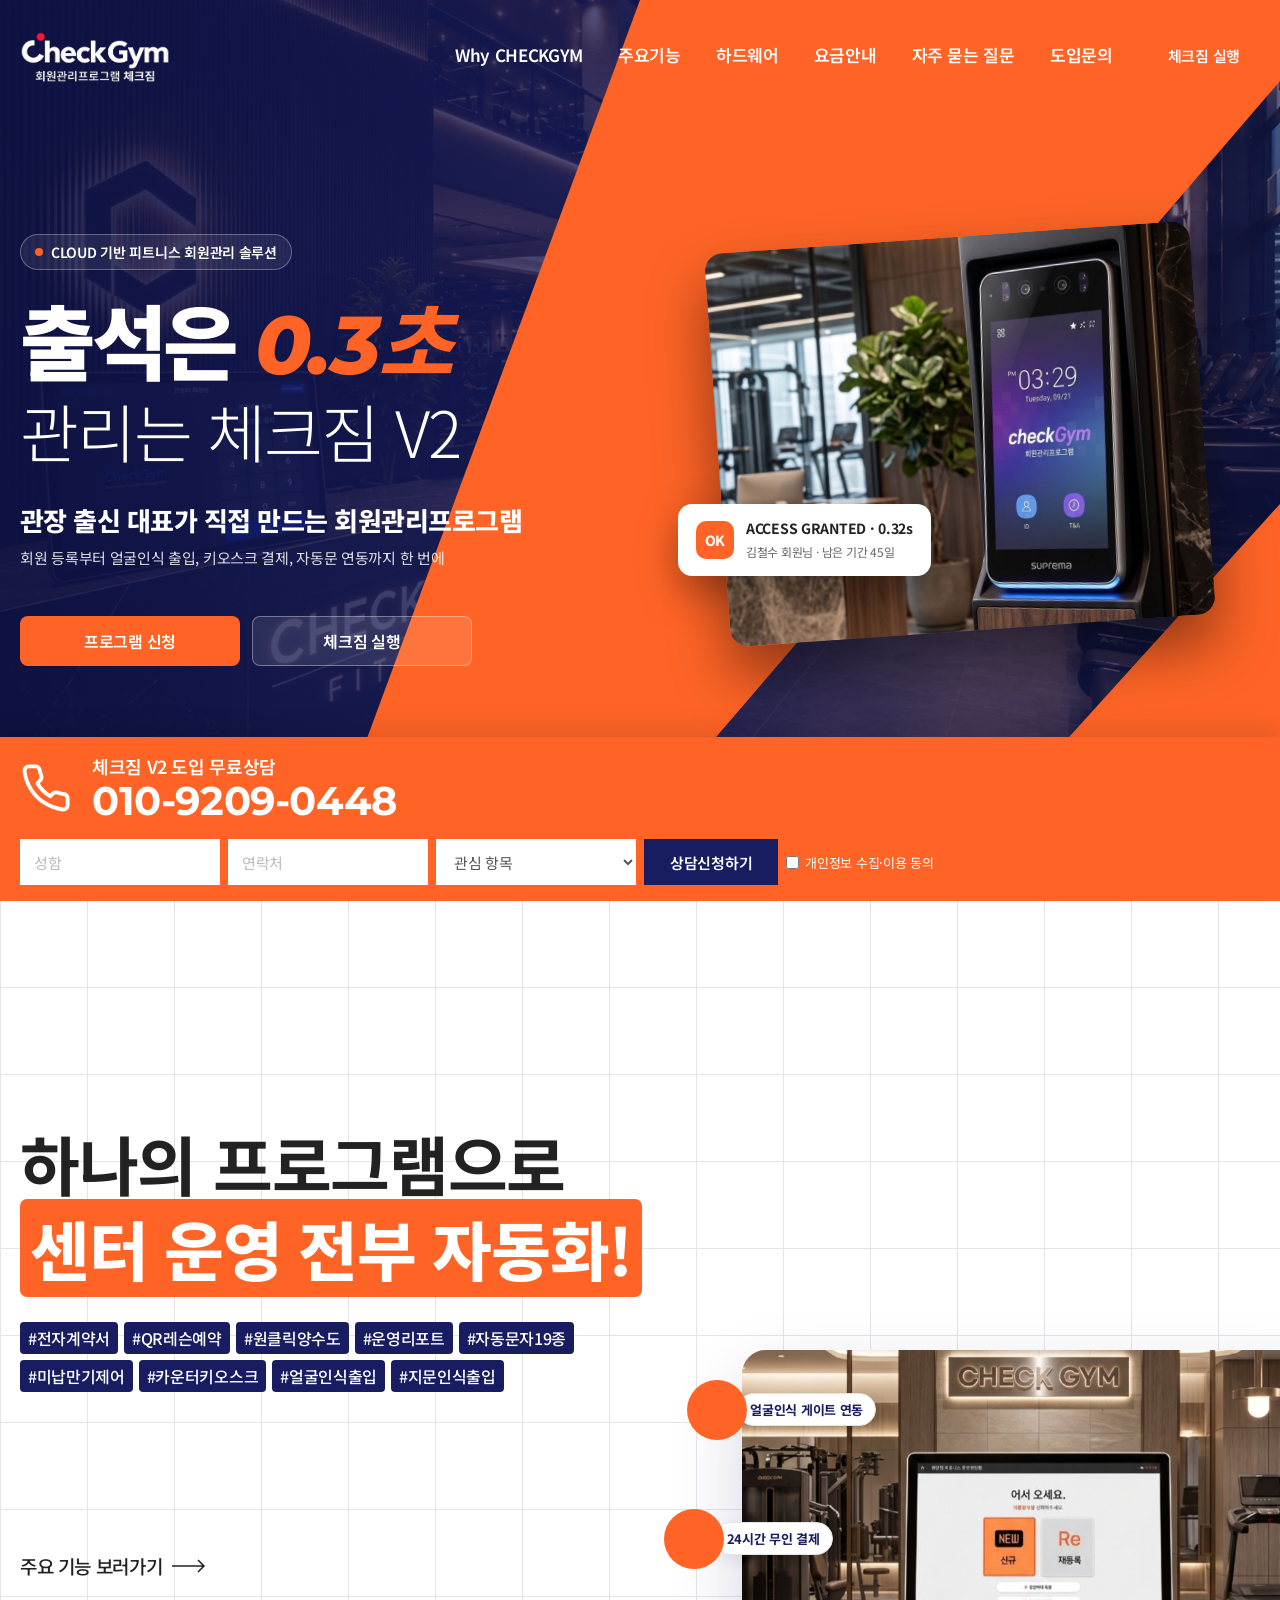
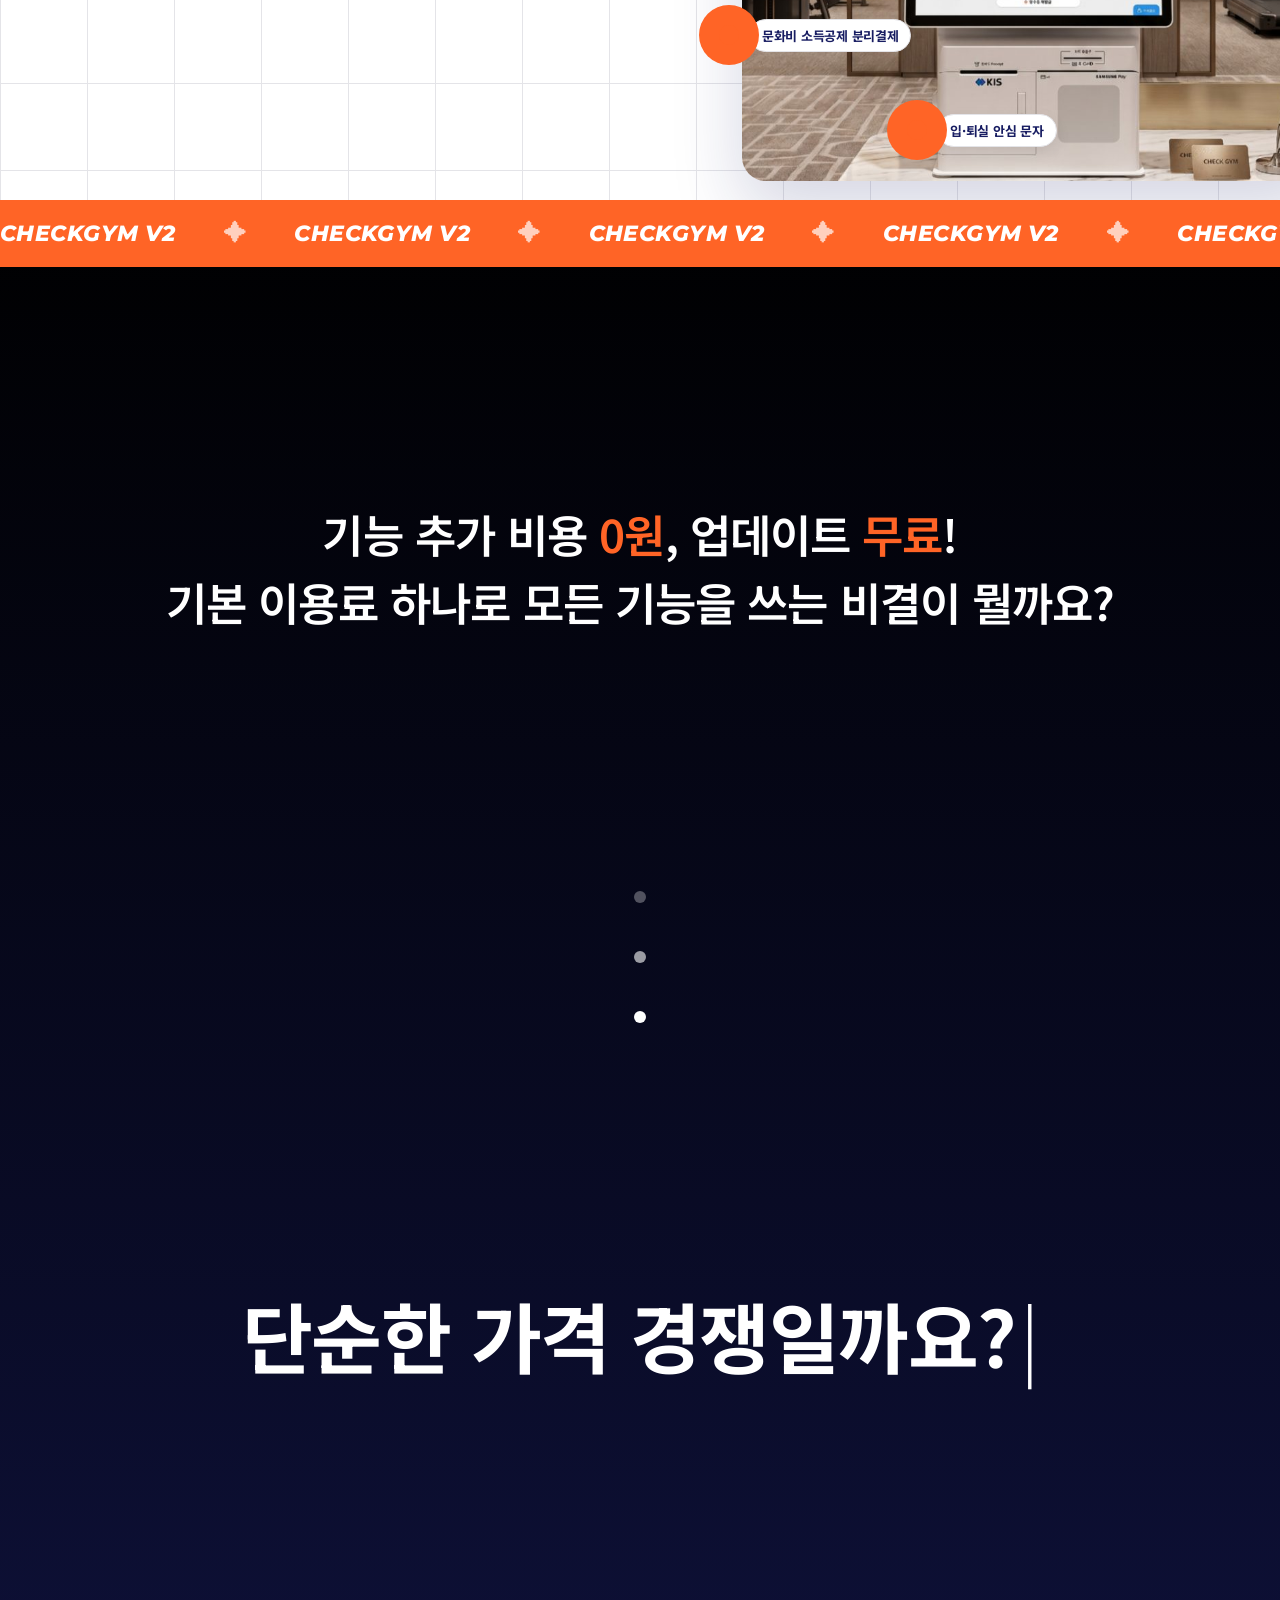
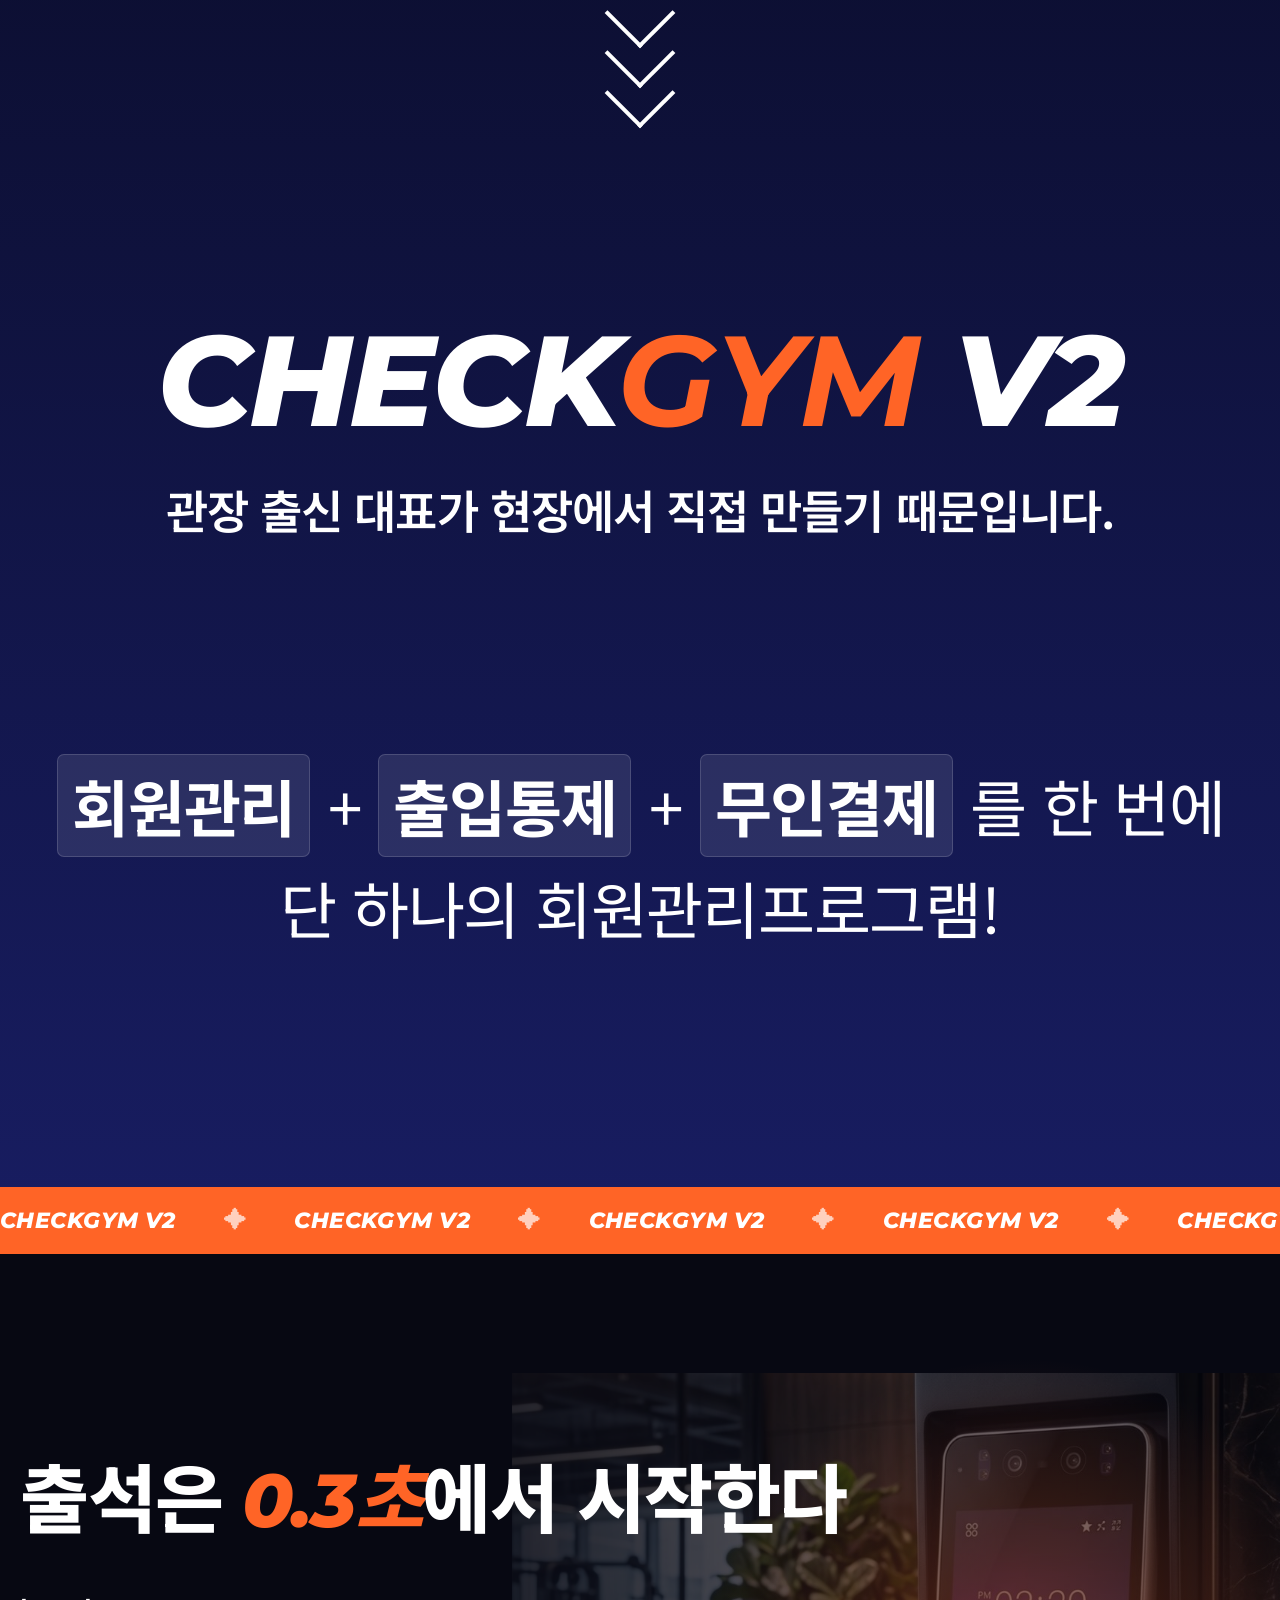
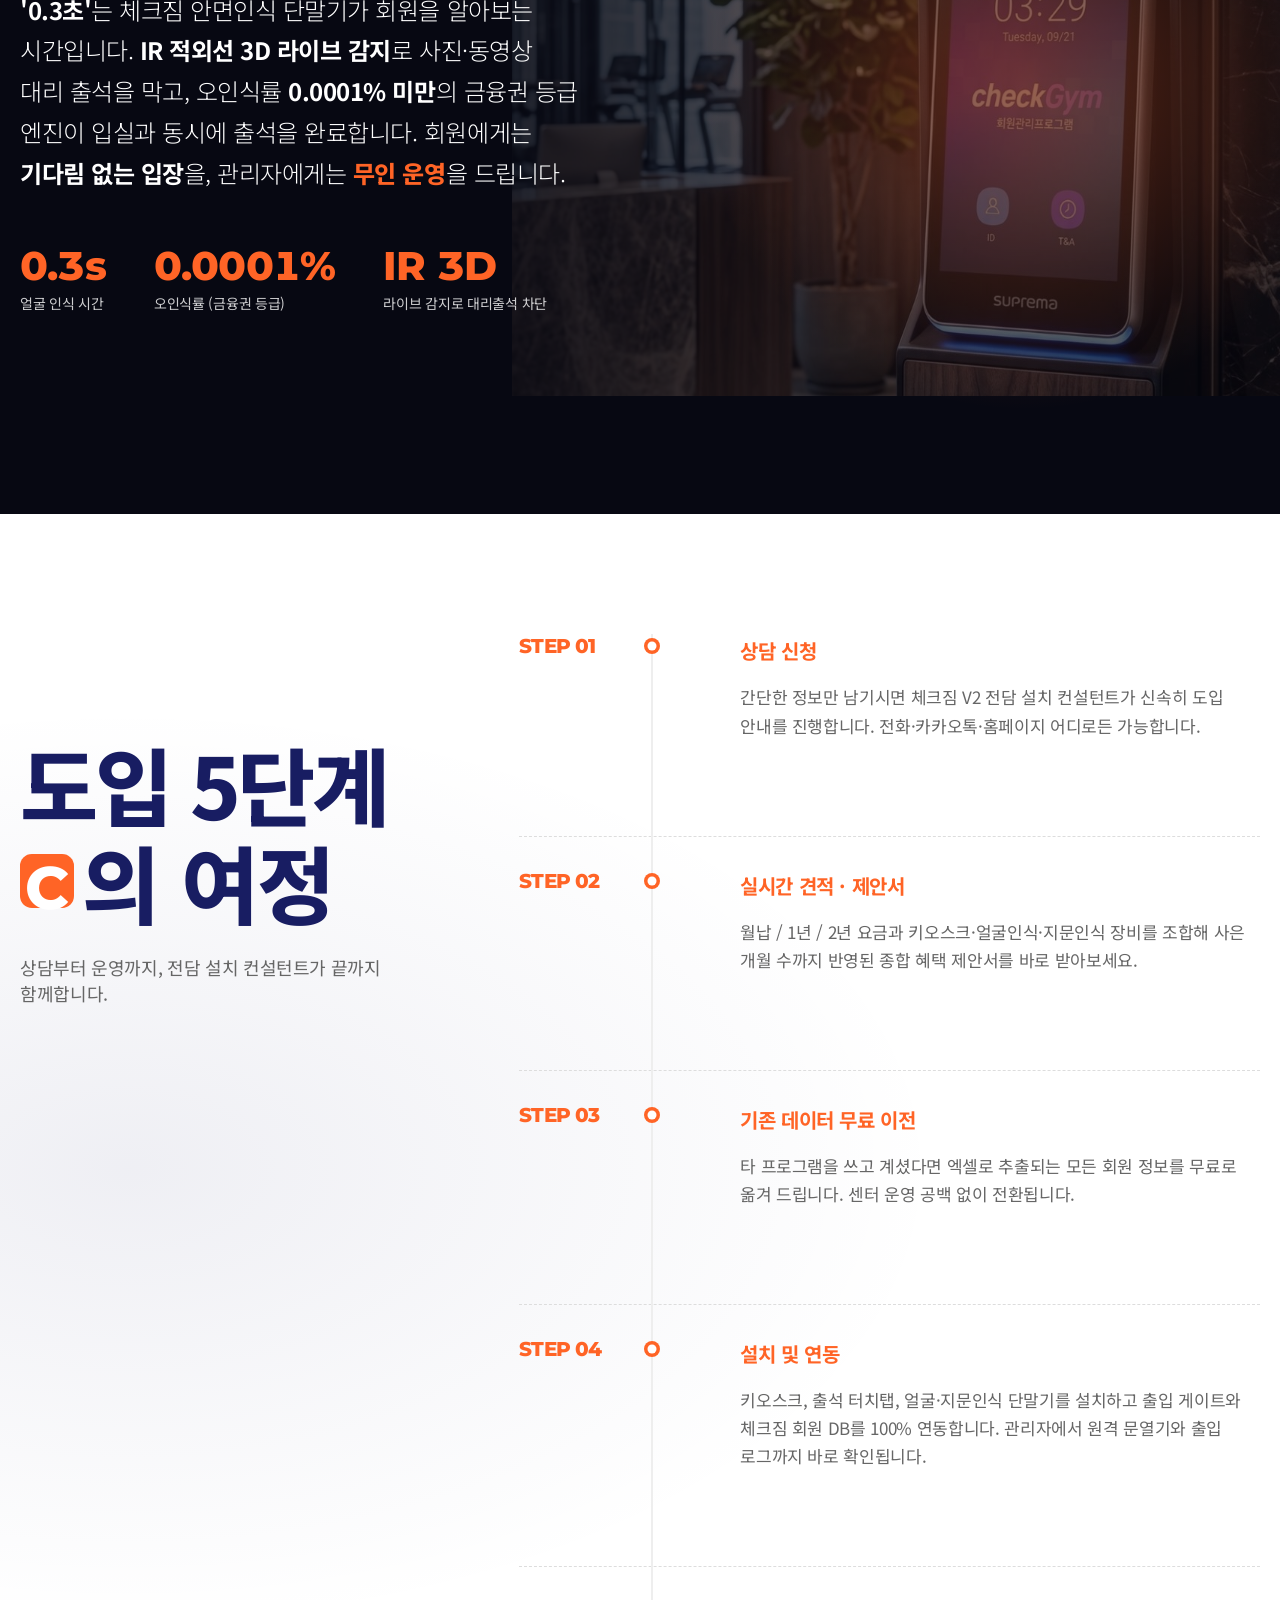
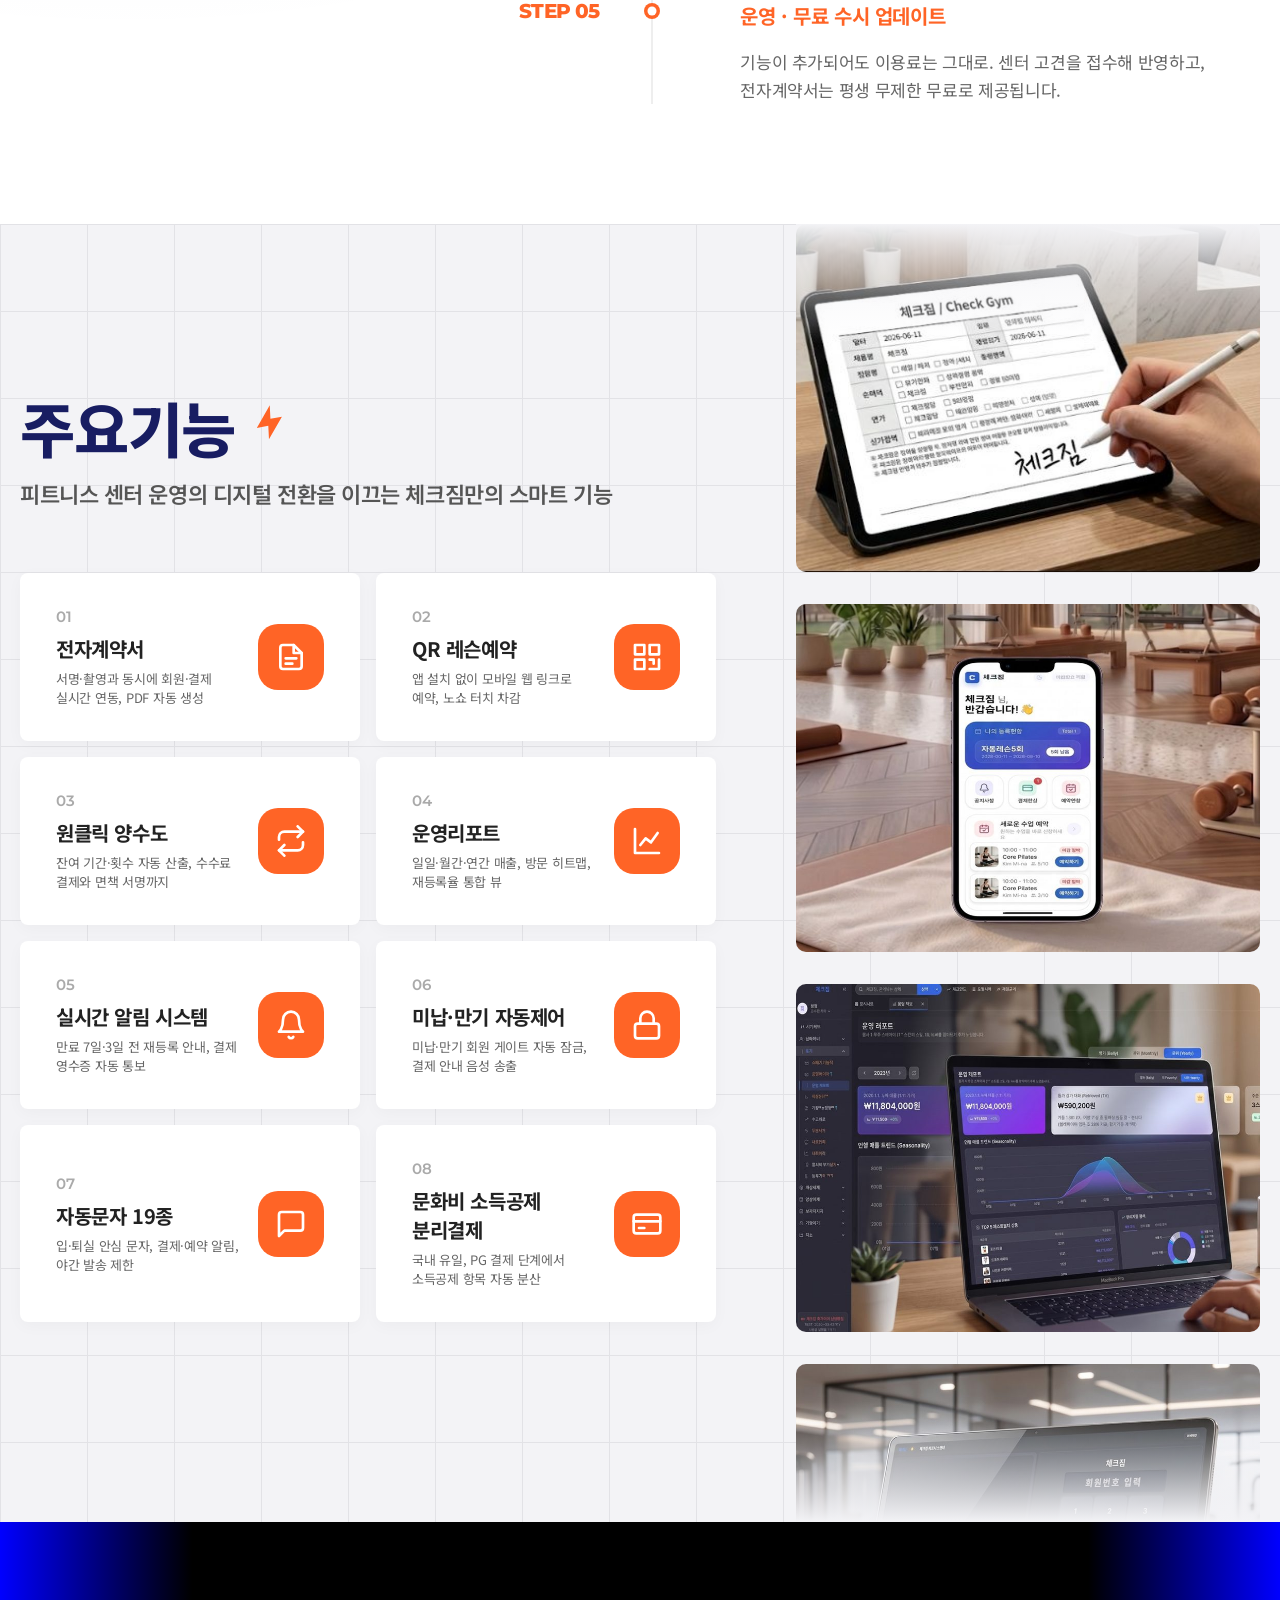
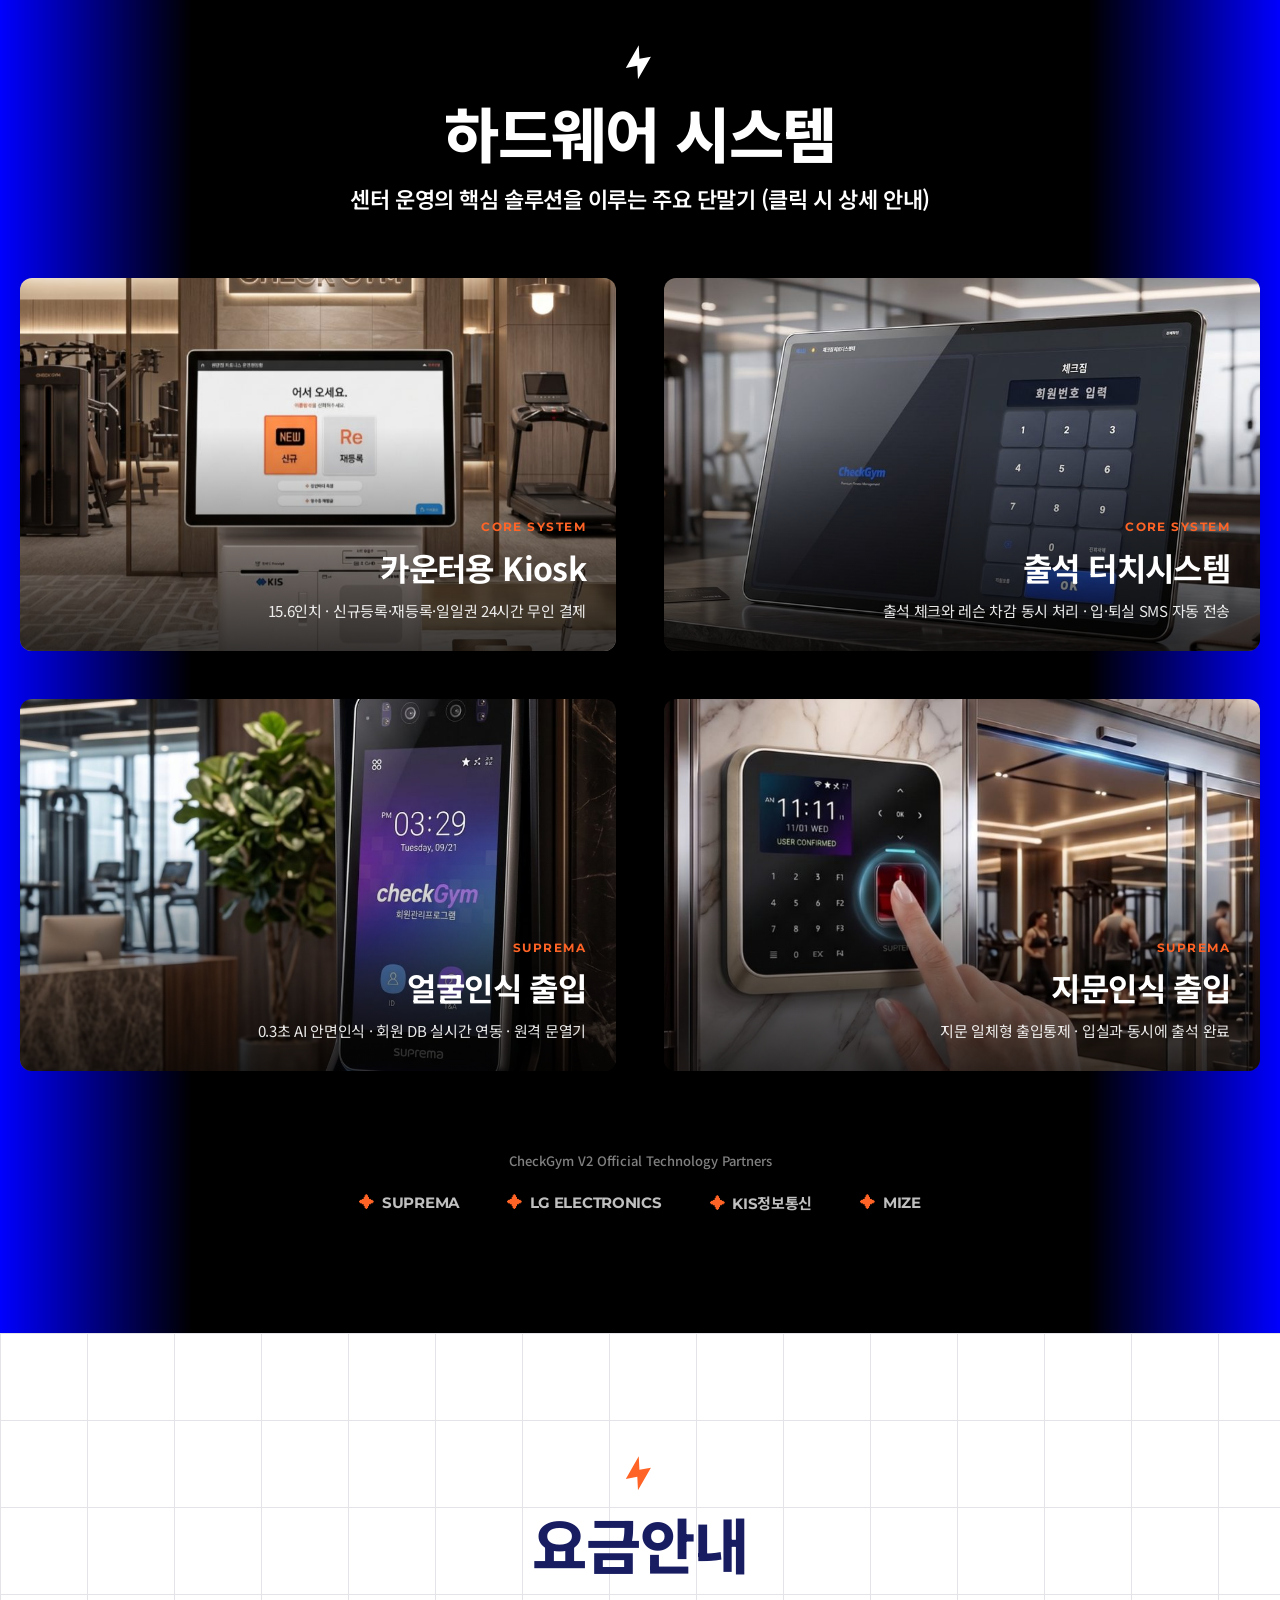
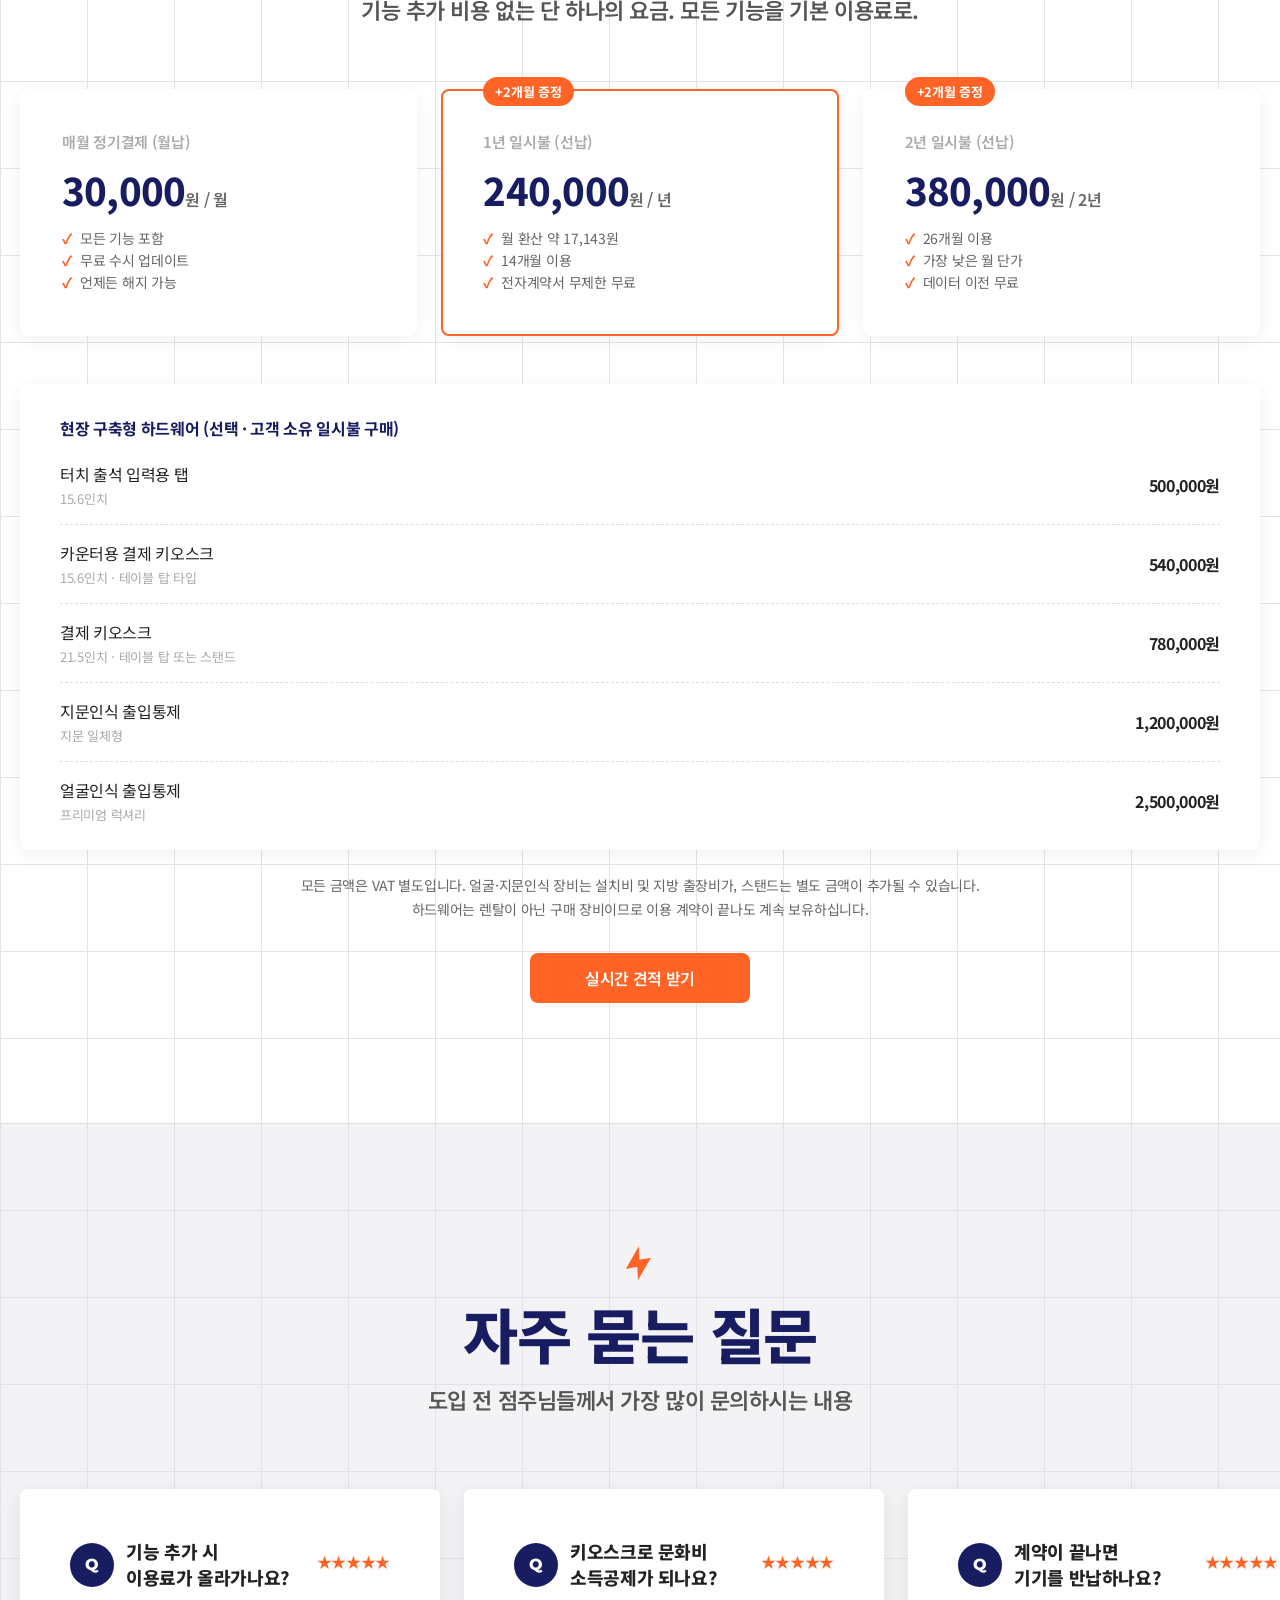
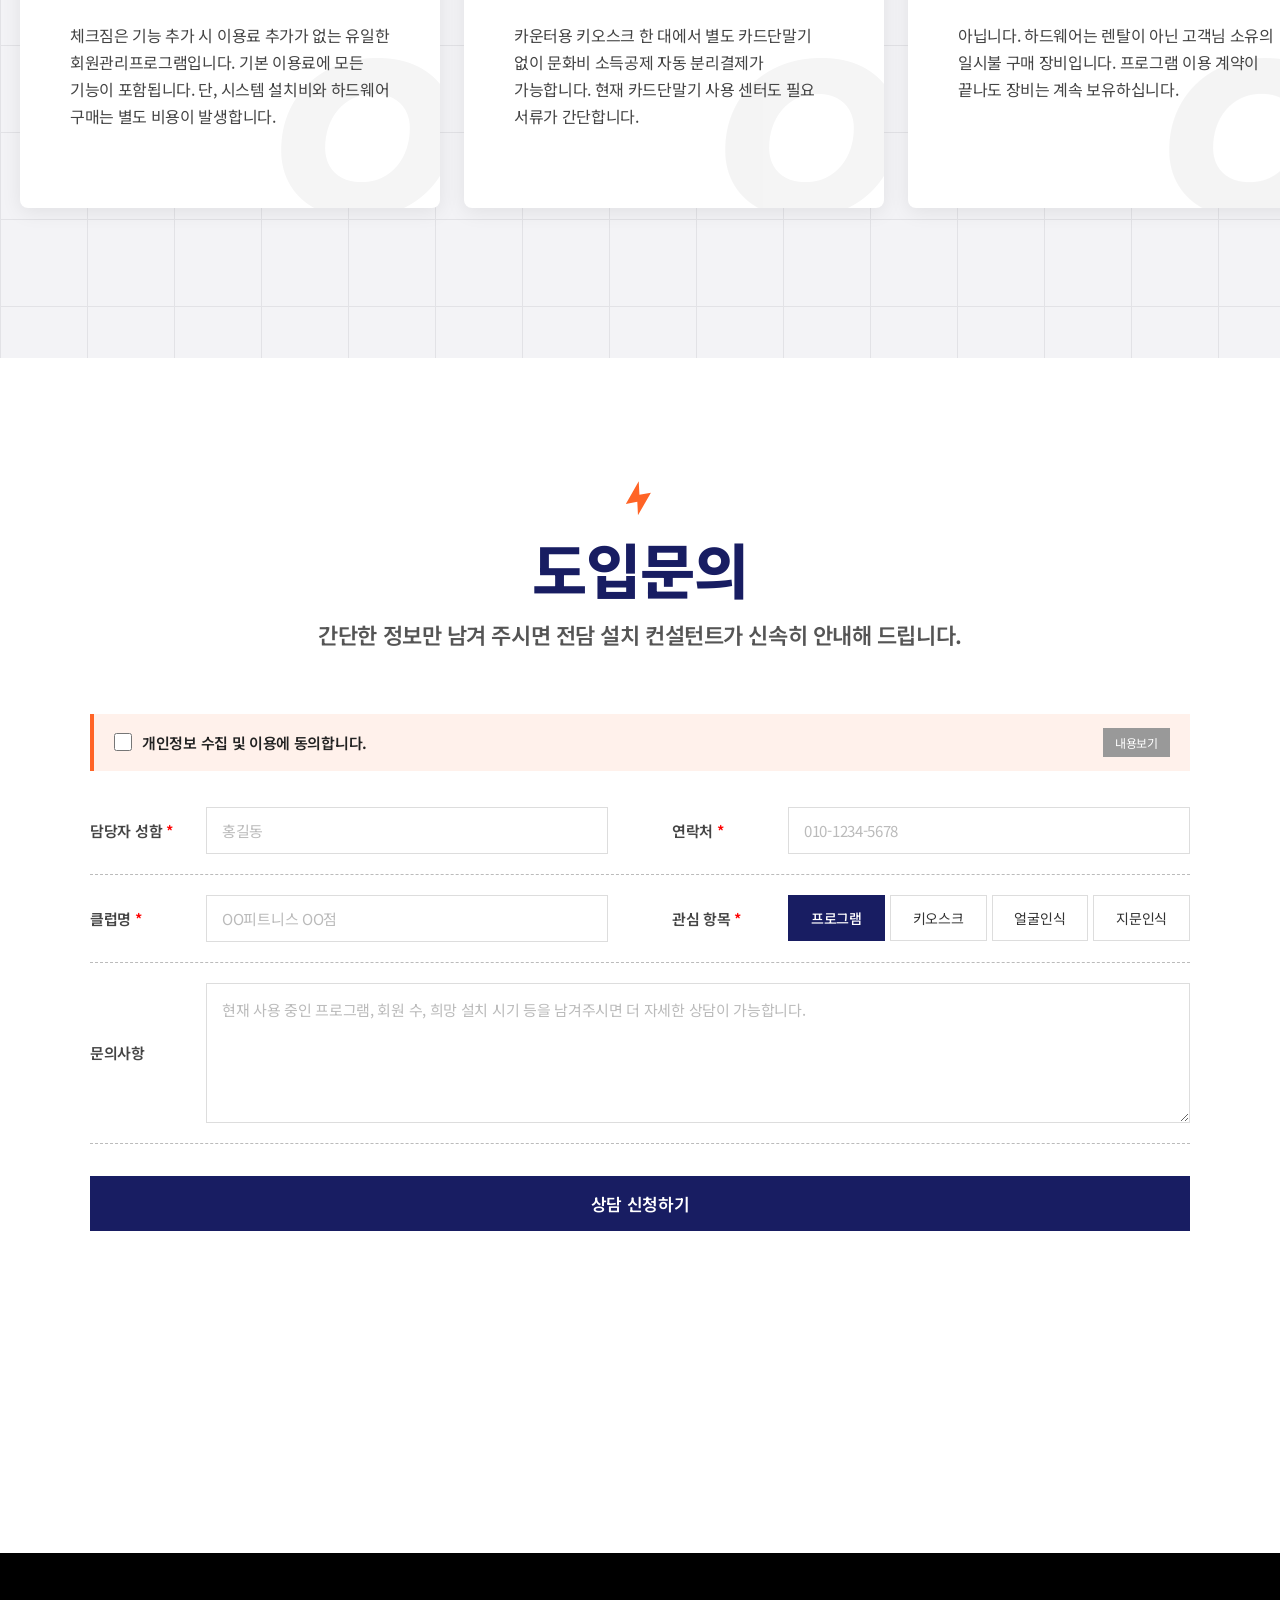
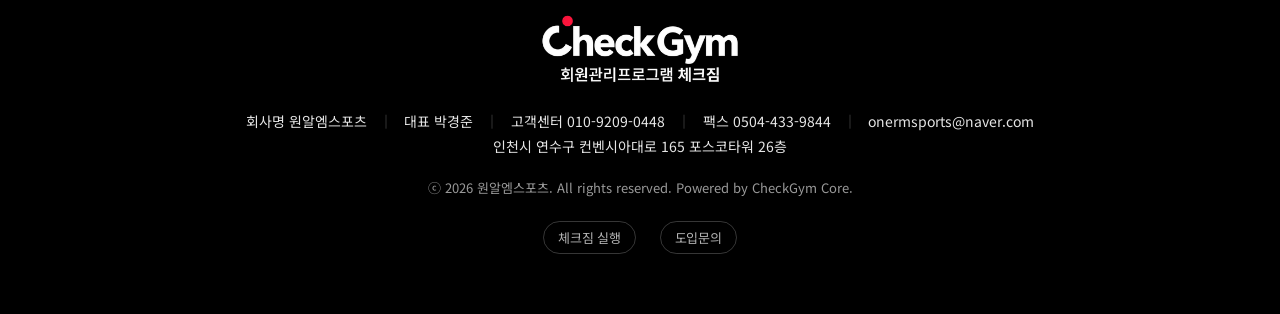
<file: draft-zeroback/index.html>
<!DOCTYPE html>
<html lang="ko">
<head>
<meta charset="utf-8">
<meta name="viewport" content="width=device-width, initial-scale=1, viewport-fit=cover">
<meta name="description" content="회원 등록부터 얼굴인식 출입, 키오스크 결제, 자동문 연동까지. 피트니스 회원관리프로그램 체크짐 V2.">
<title>체크짐 V2 리뉴얼 초안</title>
<meta name="claude:viewport-fit-sides" content="cover">
<link rel="preconnect" href="https://fonts.googleapis.com">
<link rel="preconnect" href="https://fonts.gstatic.com" crossorigin>
<link rel="stylesheet" href="https://fonts.googleapis.com/css2?family=Noto+Sans+KR:wght@300;400;500;700;800;900&family=Montserrat:ital,wght@0,700;0,800;1,800&display=swap">
</head>
<body>
<style>
/* Layout: zeroback.co.kr 구조 복제 — 풀블리드 히어로(오렌지 사선) → 100vh 소개 → 다크 스토리 → 타임라인 → 기능 그리드 → 하드웨어 → 요금 → FAQ 카드 → 문의 폼 → 플로팅 바 → 푸터 */
:root{
  --main:#ff6426;          /* 제로백 오렌지 */
  --sub:#181d62;           /* 제로백 네이비 */
  --ink:#222;
  --muted:#666;
  --soft:#aaa;
  --line:#e4e4e8;
  --paper:#fff;
  --paper2:#f3f3f6;
  --black:#000;
  --white:#fff;
  --font:'Noto Sans KR','Apple SD Gothic Neo','Malgun Gothic',sans-serif;
  --en:'Montserrat','Noto Sans KR',sans-serif;
  color-scheme:light;
}
*{margin:0;padding:0;box-sizing:border-box;word-break:keep-all;letter-spacing:-0.02em}
html{scroll-behavior:smooth;-webkit-font-smoothing:antialiased}
body{font-family:var(--font);background:var(--paper);color:var(--ink);overflow-x:hidden}
img{max-width:100%;height:auto;display:block}
a{color:inherit;text-decoration:none}
li{list-style:none}
button,input,select,textarea{font-family:inherit;outline:none}
h1,h2,h3,h4,h5{text-wrap:balance}
.grid{width:100%;display:grid;gap:3rem}
.grid2{grid-template-columns:repeat(2,1fr)}
.grid4{grid-template-columns:repeat(4,1fr)}
.sr{position:absolute;width:1px;height:1px;overflow:hidden;clip:rect(0 0 0 0)}
:focus-visible{outline:2px solid var(--main);outline-offset:3px}

/* ===== reveal ===== */
.rv{opacity:0;transform:translateY(28px);transition:opacity .7s ease,transform .7s ease}
.rv.in{opacity:1;transform:none}
.rv.d1{transition-delay:.12s}.rv.d2{transition-delay:.24s}.rv.d3{transition-delay:.36s}
@media (prefers-reduced-motion:reduce){
  .rv{opacity:1;transform:none;transition:none}
  *,*::before,*::after{animation-duration:.001s!important;animation-iteration-count:1!important}
  html{scroll-behavior:auto}
}

/* ===== header ===== */
header{position:absolute;top:0;left:0;width:100%;height:110px;display:flex;justify-content:center;align-items:center;transition:all .3s;z-index:98}
header.Fixed{position:fixed;top:env(safe-area-inset-top,0px);height:75px;background:var(--sub);box-shadow:0 2px 6px rgba(0,0,0,.15)}
nav{width:100%;padding:0 max(50px,env(safe-area-inset-left,0px)) 0 max(50px,env(safe-area-inset-right,0px));display:flex;justify-content:space-between;align-items:center;gap:2rem}
.logo{width:150px;padding-top:4px;flex:none}
.logo img{width:100%}
nav ul{display:flex;gap:3.4rem;align-items:center}
nav ul li a{color:var(--white);font-size:17px;font-weight:600;transition:color .2s}
nav ul li a:hover,nav ul li a.actives{color:var(--main)}
.nav-cta{color:var(--white)!important;background:var(--main);padding:10px 20px;border-radius:8px;font-size:15px!important}
.nav-cta:hover{color:var(--white)!important;filter:brightness(1.08)}
#check,.menuBtns,.overlay,nav label{display:none}

/* ===== hero (promotion) ===== */
.promotion{position:relative;width:100%;min-height:100svh;max-height:1040px;height:100vh;display:flex;justify-content:center;align-items:center;overflow:hidden;
  background:var(--sub) url(assets/img/bg-hero.webp) center/cover no-repeat}
.promotion::before{content:'';position:absolute;inset:0;background:linear-gradient(90deg,rgba(14,18,70,.92) 0%,rgba(24,29,98,.78) 45%,rgba(24,29,98,.55) 100%)}
.p-shape{position:absolute;inset:0;width:100%;height:100%;pointer-events:none}
.promotion-wrapper{position:relative;width:1300px;max-width:100%;padding:0 max(20px,env(safe-area-inset-left,0px)) 0 max(20px,env(safe-area-inset-right,0px));z-index:2;display:flex;align-items:center}
.p-text{width:620px;max-width:100%;color:var(--white)}
.p-badge{display:inline-flex;align-items:center;gap:8px;font-size:14px;font-weight:600;padding:7px 14px;border-radius:999px;border:1px solid rgba(255,255,255,.3);background:rgba(255,255,255,.08);margin-bottom:1.6rem}
.p-badge i{width:8px;height:8px;border-radius:50%;background:var(--main);animation:blink 1.2s infinite}
.p-text h1{font-size:82px;line-height:1.08;font-weight:900;letter-spacing:-0.04em}
.p-text h1 em{font-style:normal;color:var(--main);font-family:var(--en);font-weight:800;font-style:italic}
.p-text h1 small{display:block;font-size:.78em;font-weight:300;letter-spacing:-0.03em;margin-top:.1em}
.p-text .p-sub{font-size:26px;font-weight:800;margin-top:2.2rem}
.p-text .p-desc{font-size:15px;font-weight:400;opacity:.85;margin-top:.6rem}
.p-btns{display:flex;gap:12px;flex-wrap:wrap;margin-top:3rem}
.pBtn{color:var(--white);font-size:16px;font-weight:600;border:none;width:220px;height:50px;border-radius:8px;background:var(--main);cursor:pointer;display:inline-flex;align-items:center;justify-content:center;transition:filter .2s}
.pBtn:hover{filter:brightness(1.08)}
.pBtn.ghost{background:rgba(255,255,255,.1);border:1px solid rgba(255,255,255,.35)}
.p-visual{position:absolute;right:6%;bottom:8%;width:38%;max-width:560px;z-index:2}
.p-card{border-radius:18px;overflow:hidden;box-shadow:0 30px 60px rgba(0,0,0,.45);transform:rotate(-4deg)}
.p-card img{width:100%;aspect-ratio:1024/830;object-fit:cover}
.p-chip{position:absolute;left:-8%;bottom:14%;background:var(--white);color:var(--ink);border-radius:14px;padding:14px 18px;box-shadow:0 16px 40px rgba(0,0,0,.35);display:flex;align-items:center;gap:12px;animation:upDown 3s ease-in-out infinite}
.p-chip b{display:block;font-size:14px}
.p-chip span{font-size:12px;color:var(--muted)}
.p-chip i{width:38px;height:38px;border-radius:10px;background:var(--main);display:grid;place-items:center;color:var(--white);font-style:normal;font-weight:800;font-size:14px}
.scrollDown{position:absolute;bottom:40px;left:50%;transform:translateX(-50%);width:22px;height:38px;border:2px solid rgba(255,255,255,.7);border-radius:12px;animation:upDown 1.5s ease-in-out infinite;z-index:2}
.scrollDown::after{content:'';position:absolute;left:50%;top:7px;width:3px;height:7px;border-radius:2px;background:var(--white);transform:translateX(-50%)}
@keyframes upDown{0%{transform:translateY(-7px)}50%{transform:translateY(7px)}100%{transform:translateY(-7px)}}
.scrollDown{animation-name:upDownC}
@keyframes upDownC{0%{transform:translate(-50%,-7px)}50%{transform:translate(-50%,7px)}100%{transform:translate(-50%,-7px)}}
@keyframes blink{50%{opacity:0}}

/* ===== article common ===== */
.article{width:100%;display:flex;flex-direction:column;align-items:center;background:var(--paper);padding:120px 0}
.article-wrapper{width:1400px;max-width:100%;display:flex;flex-direction:column;align-items:center;padding:0 max(20px,env(safe-area-inset-left,0px)) 0 max(20px,env(safe-area-inset-right,0px))}
.at-title{margin-bottom:4rem;text-align:center}
.at-sb{display:inline-block;width:40px;height:40px;transform:rotate(-10deg);margin-bottom:10px;color:var(--main)}
.at-title h5{color:var(--sub);font-size:60px;font-weight:800;line-height:1.15}
.at-title p{color:#555;font-size:22px;font-weight:600;margin-top:1rem}
.grid-bg{background-color:var(--paper);background-image:linear-gradient(var(--line) 1px,transparent 1px),linear-gradient(90deg,var(--line) 1px,transparent 1px);background-size:87px 87px;background-position:left top}
.grid-bg2{background-color:var(--paper2);background-image:linear-gradient(#e2e2e6 1px,transparent 1px),linear-gradient(90deg,#e2e2e6 1px,transparent 1px);background-size:87px 87px}

/* ===== article1 : 한 프로그램으로 ===== */
.article1{position:relative;min-height:100vh;justify-content:center;overflow:hidden}
.article1 .article-wrapper{align-items:flex-start}
.a1-title{width:100%;margin-bottom:5rem;position:relative;z-index:2}
.a1-title h5{color:var(--ink);font-size:65px;line-height:1.3;font-weight:700}
.a1-title h5 span{color:var(--white);padding:2px 10px;font-weight:800;border-radius:7px;background:var(--main)}
.a1-title p{display:flex;flex-wrap:wrap;gap:6px;color:var(--white);font-size:16px;font-weight:500;margin-top:2rem;max-width:620px}
.a1-title p span{padding:4px 8px;border-radius:4px;background:var(--sub);cursor:default}
.a1Btn{width:fit-content;color:var(--ink);font-size:19px;font-weight:500;display:flex;align-items:center;gap:10px;margin-top:5rem;transition:gap .2s;position:relative;z-index:2}
.a1Btn:hover{gap:20px}
.a1Btn svg{width:34px;height:14px}
.a1-image{position:absolute;top:50%;right:-4%;transform:translateY(-50%);width:52%;max-width:760px;opacity:.95}
.a1-image img{width:100%;border-radius:24px;box-shadow:0 30px 70px rgba(24,29,98,.18);aspect-ratio:900/659;object-fit:cover}
.pin{position:absolute;display:flex;align-items:center;gap:10px}
.pin b{background:var(--white);border:1px solid var(--line);border-radius:999px;padding:6px 12px;font-size:13px;font-weight:700;color:var(--sub);box-shadow:0 6px 16px rgba(0,0,0,.08);white-space:nowrap}
.pin-1{top:10%;left:-6%}.pin-2{top:40%;left:-10%}.pin-3{bottom:30%;left:-4%}.pin-4{bottom:8%;left:28%}
.gps{position:relative;width:20px;height:20px;flex:none}
.gps::before{content:'';position:absolute;left:-100%;top:-100%;width:300%;height:300%;border-radius:50%;background:var(--main);animation:pulse-ring 1.25s cubic-bezier(.215,.61,.355,1) infinite}
.gps::after{content:'';position:absolute;inset:0;background:var(--main);border-radius:50%;animation:pulse-dot 1.25s cubic-bezier(.455,.03,.515,.955) -.4s infinite}
@keyframes pulse-ring{0%{transform:scale(.33)}80%,100%{opacity:0}}
@keyframes pulse-dot{0%{transform:scale(.8)}50%{transform:scale(1)}100%{transform:scale(.8)}}

/* ===== article2 : 다크 스토리 ===== */
.article2{position:relative;padding:300px 0;background:linear-gradient(to bottom,#000 0%,var(--sub) 100%);overflow:hidden}
.a2-flow-wrapper{position:absolute;top:0;left:0;width:100%;padding:20px 0;user-select:none;overflow:hidden;z-index:3;background:var(--main)}
.a2-flow-wrapper.flow2{top:auto;bottom:0}
.a2-flow-wrapper.navy{background:var(--sub)}
.a2-flow{display:flex;align-items:center;gap:3rem;width:max-content;animation:slide 30s linear infinite}
.a2-flow span{font-family:var(--en);font-style:italic;font-weight:800;font-size:22px;color:var(--white);white-space:nowrap;letter-spacing:.02em}
.a2-flow span::after{content:'✦';margin-left:3rem;font-style:normal;opacity:.7}
@keyframes slide{0%{transform:translate3d(0,0,0)}100%{transform:translate3d(-50%,0,0)}}
.a2-title{color:var(--white);font-size:45px;font-weight:600;line-height:1.5;text-align:center}
.a2-title span{color:var(--main)}
.a2-circle-wrapper{display:flex;flex-direction:column;align-items:center;gap:3rem;margin:16rem 0}
.a2-circle{width:12px;height:12px;border-radius:50%}
.a2-circle:nth-child(1){background:rgba(255,255,255,.3)}.a2-circle:nth-child(2){background:rgba(255,255,255,.6)}.a2-circle:nth-child(3){background:var(--white)}
.a2-big{color:var(--white);font-size:77px;font-weight:700;text-align:center}
.a2-big::after{content:'|';font-weight:300;animation:blink .8s infinite;margin-left:4px}
.a2-arrow{margin:13rem 0}
.a2-arrow span{display:block;width:50px;height:50px;border-bottom:4px solid #fff;border-right:4px solid #fff;transform:rotate(45deg);animation:chev 1s infinite;margin:-10px 0}
.a2-arrow span:nth-child(2){animation-delay:-.2s}.a2-arrow span:nth-child(3){animation-delay:-.4s}
@keyframes chev{0%{opacity:0;transform:rotate(45deg) translate(-20px,-20px)}50%{opacity:1}100%{opacity:0;transform:rotate(45deg) translate(20px,20px)}}
.a2-logo{font-family:var(--en);font-style:italic;font-weight:800;color:var(--white);font-size:clamp(48px,10vw,150px);line-height:1;text-align:center;letter-spacing:-0.02em}
.a2-logo b{color:var(--main)}
.a2-text{color:var(--white);margin-top:2rem;text-align:center}
.a2-text p{font-size:46px;font-weight:600;margin-bottom:13rem}
.a2-text h5{font-size:62px;font-weight:400;line-height:1.5}
.a2-text h5 span{font-weight:700;padding:4px 14px;border-radius:7px;border:1px solid rgba(255,255,255,.15);background:rgba(255,255,255,.1);display:inline-block;margin:4px 2px}

/* ===== article3 : 0.3초 ===== */
.article3{position:relative;padding:200px 0;background:#070812;overflow:hidden}
.article3::before{content:'';position:absolute;inset:0;background:url(assets/img/face.jpg) right center/60% auto no-repeat;opacity:.35;mask:linear-gradient(90deg,transparent 25%,#000 70%);-webkit-mask:linear-gradient(90deg,transparent 25%,#000 70%)}
.article3::after{content:'';position:absolute;right:-10%;top:50%;width:60vw;height:60vw;max-width:900px;max-height:900px;border-radius:50%;background:radial-gradient(circle,rgba(255,100,38,.35),transparent 60%);transform:translateY(-50%);pointer-events:none}
.article3 .article-wrapper{align-items:flex-start;position:relative;z-index:2}
.a3-text h5{color:var(--white);font-size:75px;font-weight:800;line-height:1.1}
.a3-text h5 span{color:var(--main);font-family:var(--en);font-style:italic}
.a3-text p{color:var(--white);max-width:560px;font-size:24px;font-weight:300;line-height:1.7;margin-top:3rem}
.a3-text p b{font-weight:700}
.a3-text p span{color:var(--main);font-weight:800}
.a3-stats{display:flex;gap:3rem;margin-top:3rem;flex-wrap:wrap}
.a3-stats div{color:var(--white)}
.a3-stats strong{display:block;font-family:var(--en);font-size:40px;font-weight:800;color:var(--main);font-variant-numeric:tabular-nums}
.a3-stats small{font-size:14px;opacity:.8}

/* ===== article4 : 도입 여정 타임라인 ===== */
.article4{background:var(--paper);position:relative;overflow:hidden}
.article4::before{content:'';position:absolute;inset:0;background:radial-gradient(ellipse at 10% 50%,rgba(24,29,98,.07),transparent 50%);pointer-events:none}
.h-wrapper{width:100%;display:flex;justify-content:space-between;gap:3rem;position:relative;z-index:2}
.a4-title{position:sticky;top:100px;height:fit-content;margin-top:-10px}
.a4-title h5{color:var(--sub);font-size:85px;font-weight:800;letter-spacing:-0.04em;line-height:1.15}
.a4-title h5 span{display:flex;align-items:center;gap:.1em}
.a4-title h5 span i{display:inline-grid;place-items:center;width:.9em;height:.9em;border-radius:.2em;background:var(--main);color:var(--white);font-style:normal;font-family:var(--en);font-size:.7em}
.a4-title p{color:var(--muted);font-size:18px;margin-top:1.5rem}
.h-box-wrapper{width:60%;position:relative;display:flex;flex-direction:column;gap:2rem;z-index:10}
.h-box-wrapper::after{content:'';position:absolute;top:0;left:132px;width:2px;height:100%;background:#eee;z-index:1}
.h-box{width:100%;padding-bottom:6rem;display:flex;align-items:flex-start;gap:5rem;border-bottom:1px dashed #ddd}
.h-box:last-child{border:none;padding-bottom:0}
.h-box-year{display:flex;align-items:center;gap:3rem}
.h-box-year h5{width:77px;color:var(--main);font-size:20px;font-weight:800;white-space:nowrap;letter-spacing:-0.04em;font-family:var(--en)}
.h-box-year span{position:relative;width:16px;height:16px;display:flex;border-radius:50%;background:var(--main);z-index:2}
.h-box-year span::after{content:'';position:absolute;top:50%;left:50%;transform:translate(-50%,-50%);width:9px;height:9px;border-radius:50%;background:#fff}
.h-box-info{display:flex;flex-direction:column;gap:1rem}
.h-box-info li{color:var(--muted);font-size:17px;line-height:1.65}
.h-box-info li:first-child{color:var(--main);font-size:20px;font-weight:700}

/* ===== article5 : 주요기능 ===== */
.article5{position:relative;padding:0;overflow:hidden}
.a5-wrapper{width:100%;display:flex;justify-content:space-between;gap:5rem}
.a5-left{width:60%;padding:200px 0}
.a5-left .at-title{text-align:left;margin-top:-2rem}
.a5-left .at-title h5{display:flex;gap:1rem;align-items:center}
.a5-box-wrapper{gap:1rem}
.a5-box{padding:34px 36px;display:flex;flex-direction:row-reverse;justify-content:space-between;align-items:center;border-radius:8px;background:var(--white);box-shadow:0 4px 16px rgba(0,0,0,.03);gap:1rem}
.a5-box-text p{color:var(--soft);font-size:15px;font-weight:600;margin-bottom:8px;font-family:var(--en)}
.a5-box-text h5{color:var(--ink);font-size:20px;font-weight:700}
.a5-box-text small{display:block;color:var(--muted);font-size:13px;margin-top:6px;font-weight:400}
.a5-box-icon{width:66px;height:66px;flex:none;display:grid;place-items:center;border-radius:20px;background:var(--main);color:var(--white)}
.a5-box-icon svg{width:32px;height:32px;stroke:currentColor;fill:none;stroke-width:2;stroke-linecap:round;stroke-linejoin:round}
.a5-right{width:40%;position:relative;min-height:600px}
.a5-flow-wrapper{position:absolute;inset:0;overflow:hidden}
.a5-flow-wrapper::before,.a5-flow-wrapper::after{content:'';position:absolute;left:0;width:100%;height:120px;z-index:2;pointer-events:none}
.a5-flow-wrapper::before{top:0;background:linear-gradient(var(--paper2),transparent)}
.a5-flow-wrapper::after{bottom:0;background:linear-gradient(transparent,var(--paper2))}
.a5-flow{display:flex;flex-direction:column;gap:2rem;animation:slide2 24s linear infinite}
.a5-flow img{width:100%;border-radius:10px;aspect-ratio:4/3;object-fit:cover}
.a5-flow-wrapper:hover .a5-flow{animation-play-state:paused}
@keyframes slide2{0%{transform:translate3d(0,0,0)}100%{transform:translate3d(0,-50%,0)}}

/* ===== article6 : 하드웨어 ===== */
.article6{background:#000;background:linear-gradient(90deg,#0000ff 0%,#000 15%,#000 50%,#000 85%,#0000ff 100%)}
.a6-title h5,.a6-title p{color:var(--white)}
.a6-title .at-sb{color:var(--white)}
.a6-box{position:relative;display:block}
.a6-box-text{position:absolute;bottom:30px;right:30px;text-align:right;z-index:10;color:var(--white)}
.a6-box-text h5{font-size:32px;font-weight:700}
.a6-box-text p{font-size:15px;margin-top:.6rem;opacity:.9}
.a6-box-text em{display:block;font-style:normal;font-family:var(--en);font-size:12px;letter-spacing:.12em;color:var(--main);font-weight:700;margin-bottom:.6rem}
.a6-box-image{position:relative;border-radius:12px;overflow:hidden;aspect-ratio:16/10;background:#111}
.a6-box-image::before{content:'';position:absolute;bottom:0;left:0;width:100%;height:60%;background:linear-gradient(to top,rgba(0,0,0,.75) 0%,transparent 100%);z-index:1}
.a6-box-image img{width:100%;height:100%;object-fit:cover;transition:transform .4s}
.a6-box:hover .a6-box-image img{transform:scale(1.06)}
.a6-partners{margin-top:5rem;display:flex;flex-wrap:wrap;gap:1rem 3rem;justify-content:center;align-items:center;color:rgba(255,255,255,.75);font-family:var(--en);font-weight:700;font-size:15px;letter-spacing:.08em}
.a6-partners small{width:100%;text-align:center;font-family:var(--font);font-weight:500;letter-spacing:0;color:rgba(255,255,255,.5);font-size:13px;margin-bottom:.4rem}
.a6-partners span::before{content:'✦';color:var(--main);margin-right:8px}

/* ===== article7 : 요금 ===== */
.price-wrapper{width:100%;display:grid;grid-template-columns:repeat(3,1fr);gap:1.5rem}
.price{background:var(--white);border-radius:8px;padding:40px;box-shadow:0 4px 20px rgba(0,0,0,.06);position:relative;display:flex;flex-direction:column;gap:.6rem;border:2px solid transparent}
.price.hot{border-color:var(--main)}
.price .tag{position:absolute;top:-14px;left:40px;background:var(--main);color:var(--white);font-size:13px;font-weight:700;padding:5px 12px;border-radius:999px}
.price p{color:var(--soft);font-size:15px;font-weight:600}
.price h5{font-size:38px;font-weight:800;color:var(--sub);font-variant-numeric:tabular-nums}
.price h5 small{font-size:16px;font-weight:600;color:var(--muted)}
.price li{font-size:14px;color:var(--muted);padding-left:18px;position:relative;line-height:1.6}
.price li::before{content:'✓';position:absolute;left:0;color:var(--main);font-weight:800}
.hw-list{width:100%;margin-top:3rem;background:var(--white);border-radius:8px;box-shadow:0 4px 20px rgba(0,0,0,.06);padding:10px 40px}
.hw-list h6{font-size:16px;font-weight:700;color:var(--sub);padding:22px 0 6px}
.hw-list li{display:flex;justify-content:space-between;align-items:center;gap:1rem;padding:16px 0;border-bottom:1px dashed #ddd;font-size:16px}
.hw-list li:last-child{border:none}
.hw-list li small{display:block;color:var(--soft);font-size:13px;margin-top:3px}
.hw-list li strong{font-variant-numeric:tabular-nums;color:var(--ink);white-space:nowrap}
.price-note{margin-top:1.5rem;color:var(--muted);font-size:14px;text-align:center;line-height:1.7}
.price-cta{margin-top:2rem}

/* ===== article8 : FAQ 카드 ===== */
.article8 .article-wrapper{width:100%;padding:0}
.faq-track{--gut:max(20px,calc((100vw - 1400px)/2 + 20px));display:flex;gap:1.5rem;overflow-x:auto;scroll-snap-type:x proximity;scroll-padding:0 var(--gut);padding:10px var(--gut) 30px;width:100%;scrollbar-width:thin}
.faq-card{flex:0 0 420px;max-width:85vw;scroll-snap-align:start;position:relative;padding:50px;display:flex;flex-direction:column;gap:2rem;border-radius:8px;background:var(--white);box-shadow:0 4px 20px rgba(0,0,0,.08);overflow:hidden}
.faq-card::after{content:'Q';position:absolute;bottom:-12%;right:-4%;font-family:var(--en);font-weight:800;font-style:italic;font-size:220px;color:#000;opacity:.04;line-height:1}
.ss-top{display:flex;justify-content:space-between;align-items:flex-start;gap:1rem}
.ss-profile{display:flex;align-items:center;gap:12px}
.ss-profile i{width:44px;height:44px;border-radius:50%;background:var(--sub);color:var(--white);display:grid;place-items:center;font-style:normal;font-weight:800;font-family:var(--en);flex:none}
.ss-profile h5{color:var(--ink);font-size:18px;font-weight:800;line-height:1.4}
.ss-star{display:flex;gap:1px;color:var(--main);font-size:15px;flex:none;padding-top:12px}
.ss-bottom p{color:#444;font-size:16px;line-height:1.7;position:relative;z-index:1}

/* ===== article9 : 문의 폼 ===== */
.form-wrapper{width:100%;max-width:1100px}
.a9-form{width:100%;display:flex;flex-direction:column;align-items:center}
.a9-personal{width:100%;display:flex;justify-content:space-between;align-items:center;gap:1rem;padding:14px 20px;background:#fff1eb;border-left:4px solid var(--main);margin-bottom:1rem}
.a9-personal label{display:flex;align-items:center;gap:10px;font-size:15px;font-weight:600;color:var(--ink);cursor:pointer}
.a9-personal label input{accent-color:var(--main);width:18px;height:18px}
.a9-personal button{background:#999;color:var(--white);border:none;font-size:12px;padding:6px 12px;cursor:pointer}
.input-group{width:100%;padding:20px 0;display:flex;justify-content:space-between;align-items:center;gap:4rem;border-bottom:1px dashed #bbb}
.input-wrapper{width:50%;display:flex;align-items:center;gap:1rem;min-width:0}
.input-wrapper.full{width:100%}
.input-title{width:100px;min-width:100px}
.input-title h5{color:#444;font-size:15px;font-weight:600}
.input-title h5 span{color:red}
.inputbox,.a9-form textarea{color:var(--ink);width:100%;height:47px;padding:0 15px;font-size:15px;border-radius:0;border:1px solid #ddd;background:var(--white)}
.a9-form textarea{height:140px;padding:15px;resize:vertical}
.inputbox::placeholder,.a9-form textarea::placeholder{color:#bbb}
.inputbox:focus,.a9-form textarea:focus{border-color:var(--sub)}
.radio-wrapper{width:100%;display:flex;gap:5px;flex-wrap:wrap}
.radio-wrapper input{position:absolute;opacity:0;width:0;height:0}
.radio-wrapper label{flex:1;color:#333;padding:12px 6px;font-size:14px;border:1px solid #ddd;background:var(--white);text-align:center;cursor:pointer;user-select:none;white-space:nowrap}
.radio-wrapper label:hover{background:#f8f8f8}
.radio-wrapper input:checked+label{color:var(--white);font-weight:500;border-color:var(--sub);background:var(--sub)}
.radio-wrapper input:focus-visible+label{outline:2px solid var(--main)}
.a9-submit{color:var(--white);width:100%;height:55px;font-size:17px;font-weight:600;border:none;background:var(--sub);cursor:pointer;margin-top:2rem;transition:filter .2s}
.a9-submit:hover{filter:brightness(1.2)}
.form-msg{margin-top:1rem;font-size:15px;color:var(--main);font-weight:600;min-height:1.5em;text-align:center}

/* ===== floating ===== */
.floating{position:sticky;bottom:-1px;width:100%;display:flex;justify-content:center;align-items:center;padding:16px max(20px,env(safe-area-inset-left,0px)) calc(16px + env(safe-area-inset-bottom,0px)) max(20px,env(safe-area-inset-right,0px));box-shadow:0 -10px 20px rgba(0,0,0,.1);background:var(--main);z-index:97}
.floating-wrapper{width:1400px;max-width:100%;display:flex;justify-content:space-between;align-items:center;gap:1rem;flex-wrap:wrap}
.floating-title{display:flex;align-items:center;gap:20px}
.f-tel{width:52px;height:52px;flex:none;color:var(--white);animation:ring 1.4s infinite ease-in-out}
.f-tel svg{width:100%;height:100%;fill:none;stroke:currentColor;stroke-width:1.8;stroke-linecap:round;stroke-linejoin:round}
@keyframes ring{0%{transform:translateY(0)}10%{transform:translateY(-3px)}20%{transform:translateY(0)}30%{transform:translateY(-3px)}40%,100%{transform:translateY(0)}}
.ft-text p{color:var(--white);font-size:18px;font-weight:600}
.ft-text a{color:var(--white);font-size:40px;font-weight:700;font-family:var(--en);line-height:1.1;letter-spacing:-0.01em}
.f-form{display:flex;align-items:center;gap:8px;flex-wrap:wrap}
.f-form .inputbox,.f-form .selectbox{width:200px;height:46px;padding:0 14px;font-size:15px;background:var(--white);border:none;color:var(--ink)}
.f-form .selectbox{color:#555}
.f-form button{height:46px;padding:0 26px;background:var(--sub);color:var(--white);border:none;font-size:15px;font-weight:600;cursor:pointer}
.f-form label{display:flex;align-items:center;gap:6px;color:var(--white);font-size:13px;white-space:nowrap}
.f-form label input{accent-color:var(--sub)}
.topBtn{position:fixed;bottom:calc(110px + env(safe-area-inset-bottom,0px));right:calc(40px + env(safe-area-inset-right,0px));width:50px;height:50px;display:grid;place-items:center;box-shadow:6px 6px 18px rgba(0,0,0,.25);background:var(--sub);color:var(--white);cursor:pointer;z-index:97;border:none;font-size:12px;font-weight:700;font-family:var(--en);opacity:0;pointer-events:none;transition:opacity .3s}
.topBtn.show{opacity:1;pointer-events:auto}
.topBtn::before{content:'';width:10px;height:10px;border-top:2px solid #fff;border-left:2px solid #fff;transform:rotate(45deg);margin-bottom:-2px}

/* ===== footer ===== */
footer{width:100%;display:flex;flex-direction:column;align-items:center;background:var(--black);padding:60px max(20px,env(safe-area-inset-left,0px)) calc(60px + env(safe-area-inset-bottom,0px)) max(20px,env(safe-area-inset-right,0px))}
.logo-f{width:200px;margin-bottom:1.6rem}
.f-info p{color:var(--white);font-size:14px;line-height:1.8;text-align:center;letter-spacing:0;opacity:.9}
.f-info p span{opacity:.4;margin:0 8px}
.f-info .copy{margin-top:1rem;opacity:.6;font-size:13px}
.f-links{display:flex;gap:1.5rem;margin-top:1.4rem}
.f-links a{color:var(--white);font-size:13px;opacity:.7;border:1px solid rgba(255,255,255,.3);padding:6px 14px;border-radius:999px}
.f-links a:hover{opacity:1;border-color:var(--main)}

/* ===== responsive ===== */
@media (max-width:1450px){.a1-image{width:46%}}
@media (max-width:1350px){nav{padding:0 max(20px,env(safe-area-inset-left,0px)) 0 max(20px,env(safe-area-inset-right,0px))}nav ul{gap:2.2rem}}
@media (max-width:1250px){
  .h-wrapper{flex-direction:column}
  .a4-title{position:static;margin-top:0}
  .h-box-wrapper{width:100%;margin-top:3rem}
  .article5{padding:60px 0}
  .a5-wrapper{flex-direction:column}
  .a5-left{padding:0;width:100%}
  .a5-left .at-title{text-align:center;margin-top:4rem}
  .a5-left .at-title h5{justify-content:center}
  .a5-right{width:100%}
  .a5-right{min-height:0}
  .a5-flow-wrapper{position:relative;inset:auto;height:auto;width:100%}
  .a5-flow-wrapper::before,.a5-flow-wrapper::after{display:none}
  .a5-flow{flex-direction:row;width:max-content;animation:slide 18s linear infinite}
  .a5-flow img{width:360px}
  .a1-image{position:relative;top:auto;right:auto;transform:none;width:100%;max-width:640px;margin-top:3rem;align-self:center}
  .pin-1{top:8%;left:2%}.pin-2{top:40%;left:2%}.pin-3{bottom:30%;left:2%}.pin-4{bottom:6%;left:30%}
  .article1{min-height:0}
  .price-wrapper{grid-template-columns:1fr}
}
@media (max-width:1050px){
  header{height:75px}
  nav label{display:flex;z-index:8;cursor:pointer}
  .menuBtns{display:inline-block}
  nav ul{position:fixed;top:0;left:-100%;width:80%;height:100vh;padding-left:50px;flex-direction:column;justify-content:center;align-items:flex-start;background:var(--sub);transition:left .25s;z-index:7;gap:2.2rem}
  nav ul li a{color:var(--white);font-size:26px}
  .nav-cta{font-size:18px!important}
  .overlay{position:fixed;inset:0;display:block;background:rgba(0,0,0,.6);transition:all .3s;opacity:0;visibility:hidden;z-index:6}
  .bar1,.bar2,.bar3{width:24px;height:2px;background:#fff;margin:6px 0;transition:.3s;display:block}
  #check:checked~ul{left:0}
  #check:checked~.overlay{opacity:1;visibility:visible}
  #check:checked~label .bar1{transform:rotate(-45deg) translate(-5px,2px)}
  #check:checked~label .bar2{opacity:0}
  #check:checked~label .bar3{transform:rotate(45deg) translate(-9px,-6px)}
  .p-visual{position:relative;right:auto;bottom:auto;width:70%;max-width:420px;margin:3rem auto 0}
  .promotion{height:auto;max-height:none;padding:140px 0 100px}
  .p-shape{top:52%;height:48%}
  .promotion-wrapper{flex-direction:column;align-items:flex-start}
  .a6-box-wrapper{gap:1.5rem}
  .floating-wrapper{justify-content:center;text-align:center}
  .f-form{display:none}
}
@media (max-width:850px){
  .article{padding:80px 0}
  .at-title{margin-bottom:3rem}.at-sb{width:30px;height:30px}
  .at-title h5{font-size:45px}.at-title p{font-size:18px}
  .p-text h1{font-size:56px}.p-text .p-sub{font-size:20px}
  .a1-title h5{font-size:44px}
  .a2-title{font-size:32px}.a2-circle-wrapper{margin:10rem 0}.a2-big{font-size:46px}
  .a2-text p{font-size:28px;margin-bottom:8rem}.a2-text h5{font-size:38px}
  .article3{padding:150px 0}.a3-text h5{font-size:52px}.a3-text p{font-size:19px;margin-top:2rem}
  .a4-title h5{font-size:60px}.h-box{gap:3rem}
  .a5-box{position:relative;flex-direction:row}
  .a5-box{padding-right:90px}
  .a5-box-icon{position:absolute;top:30px;right:26px;width:50px;height:50px;border-radius:12px}
  .a5-box-icon svg{width:24px;height:24px}
  .a6-box-text h5{font-size:26px}.a6-box-text p{font-size:14px}
  .input-group{flex-direction:column;gap:1.2rem;align-items:stretch}
  .input-wrapper{width:100%}
}
@media (max-width:550px){
  header{height:60px}header.Fixed{height:60px}.logo{width:120px}
  .bar1,.bar2,.bar3{margin:3px 0}.bar2{opacity:0}
  #check:checked~label .bar1{transform:rotate(-45deg) translate(-3px,3px)}
  #check:checked~label .bar3{transform:rotate(45deg) translate(-4px,-4px)}
  .at-sb{width:24px;height:24px}.at-title h5{font-size:36px}.at-title p{font-size:15px}
  .p-text h1{font-size:44px}.p-text .p-sub{font-size:18px}.pBtn{width:100%}
  .a1-title h5{font-size:34px}.a1Btn{font-size:16px;margin-top:3rem}
  .article2{padding:200px 0 120px}.a2-flow-wrapper{padding:14px 0}.a2-flow span{font-size:16px}
  .a2-title{font-size:24px}.a2-big{font-size:34px}.a2-arrow{margin:8rem 0}
  .a2-arrow span{width:30px;height:30px;border-width:3px}
  .a2-text p{font-size:22px;margin-bottom:6rem}.a2-text h5{font-size:28px}
  .article3{padding:120px 0}.a3-text h5{font-size:40px}.a3-text p{font-size:16px}
  .a3-stats strong{font-size:30px}
  .a4-title h5{font-size:46px}
  .h-box-wrapper::after{left:86px}.h-box{padding-bottom:3rem;gap:2rem}
  .h-box-year{gap:1rem}.h-box-year h5{width:65px;font-size:15px}
  .h-box-year span{width:12px;height:12px}.h-box-year span::after{width:6px;height:6px}
  .h-box-info li{font-size:15px}.h-box-info li:first-child{font-size:16px}
  .a5-box-wrapper{grid-template-columns:1fr}.a5-box{padding:26px 90px 26px 26px}.a5-box-text h5{font-size:17px}.a5-flow img{width:260px}
  .ss-star{display:none}
  .a6-box-wrapper{grid-template-columns:1fr}
  .article6{background:linear-gradient(to bottom,#0000ff 0%,#000 10%,#000 90%,#0000ff 100%)}
  .faq-card{padding:35px 25px;flex-basis:320px}
  .hw-list{padding:6px 20px}.hw-list li{font-size:14px}
  .ft-text p{font-size:15px}.ft-text a{font-size:30px}
  .f-info p span{display:block;height:0;overflow:hidden}
  footer{padding-top:40px}.logo-f{width:160px}
  .topBtn{right:calc(16px + env(safe-area-inset-right,0px))}
}
</style>

<!-- ===== Header ===== -->
<header id="header">
  <nav>
    <a class="logo" href="#hero" data-nav="hero"><img src="assets/img/logo.png" alt="CheckGym 체크짐 회원관리프로그램"></a>
    <input type="checkbox" id="check">
    <label for="check" class="menuBtns" aria-label="메뉴 열기"><span class="bar1"></span><span class="bar2"></span><span class="bar3"></span></label>
    <ul>
      <li><a href="#why" data-nav="why">Why CHECKGYM</a></li>
      <li><a href="#features" data-nav="features">주요기능</a></li>
      <li><a href="#hardware" data-nav="hardware">하드웨어</a></li>
      <li><a href="#pricing" data-nav="pricing">요금안내</a></li>
      <li><a href="#faq" data-nav="faq">자주 묻는 질문</a></li>
      <li><a href="#contact" data-nav="contact">도입문의</a></li>
      <li><a class="nav-cta" href="https://onerm.net/mng">체크짐 실행</a></li>
    </ul>
    <label for="check" class="overlay"></label>
  </nav>
</header>

<!-- ===== Hero ===== -->
<section class="promotion" id="hero">
  <svg class="p-shape" viewBox="0 0 100 100" preserveAspectRatio="none" aria-hidden="true">
    <path d="M50 0 H100 V9 L45 100 H24 Z" fill="#ff6426"/>
    <path d="M100 56 V100 H72 Z" fill="#ff6426"/>
  </svg>
  <div class="promotion-wrapper">
    <div class="p-text">
      <div class="p-badge rv in"><i></i>CLOUD 기반 피트니스 회원관리 솔루션</div>
      <h1 class="rv in">출석은 <em>0.3초</em><small>관리는 체크짐 V2</small></h1>
      <p class="p-sub rv in d1">관장 출신 대표가 직접 만드는 회원관리프로그램</p>
      <p class="p-desc rv in d1">회원 등록부터 얼굴인식 출입, 키오스크 결제, 자동문 연동까지 한 번에</p>
      <div class="p-btns rv in d2">
        <a class="pBtn" href="#contact">프로그램 신청</a>
        <a class="pBtn ghost" href="https://onerm.net/mng">체크짐 실행</a>
      </div>
    </div>
    <div class="p-visual rv in d2">
      <div class="p-card"><img src="assets/img/face.jpg" alt="체크짐 AI 안면인식 단말기"></div>
      <div class="p-chip"><i>OK</i><div><b>ACCESS GRANTED · 0.32s</b><span>김철수 회원님 · 남은 기간 45일</span></div></div>
    </div>
  </div>
  <a class="scrollDown" href="#why" aria-label="아래로 스크롤"></a>
</section>

<!-- ===== Article1 : 하나의 프로그램 ===== -->
<section class="article article1 grid-bg" id="why">
  <div class="article-wrapper">
    <div class="a1-title rv">
      <h5>하나의 프로그램으로<br><span>센터 운영 전부 자동화!</span></h5>
      <p>
        <span>#전자계약서</span><span>#QR레슨예약</span><span>#원클릭양수도</span><span>#운영리포트</span>
        <span>#자동문자19종</span><span>#미납만기제어</span><span>#카운터키오스크</span><span>#얼굴인식출입</span><span>#지문인식출입</span>
      </p>
    </div>
    <a class="a1Btn rv d1" href="#features">주요 기능 보러가기
      <svg viewBox="0 0 34 14" fill="none" stroke="currentColor" stroke-width="1.5"><path d="M0 7h32M26 1l6 6-6 6"/></svg>
    </a>
    <div class="a1-image rv d1">
      <img src="assets/img/kiosk.jpg" alt="체크짐 카운터용 키오스크">
      <div class="pin pin-1"><span class="gps"></span><b>얼굴인식 게이트 연동</b></div>
      <div class="pin pin-2"><span class="gps"></span><b>24시간 무인 결제</b></div>
      <div class="pin pin-3"><span class="gps"></span><b>문화비 소득공제 분리결제</b></div>
      <div class="pin pin-4"><span class="gps"></span><b>입·퇴실 안심 문자</b></div>
    </div>
  </div>
</section>

<!-- ===== Article2 : 다크 스토리 ===== -->
<section class="article article2">
  <div class="a2-flow-wrapper"><div class="a2-flow" data-marquee></div></div>
  <div class="article-wrapper">
    <p class="a2-title rv">기능 추가 비용 <span>0원</span>, 업데이트 <span>무료</span>!<br>기본 이용료 하나로 모든 기능을 쓰는 비결이 뭘까요?</p>
    <div class="a2-circle-wrapper rv"><span class="a2-circle"></span><span class="a2-circle"></span><span class="a2-circle"></span></div>
    <h5 class="a2-big rv">단순한 가격 경쟁일까요?</h5>
    <div class="a2-arrow rv"><span></span><span></span><span></span></div>
    <div class="a2-logo rv">CHECK<b>GYM</b> V2</div>
    <div class="a2-text">
      <p class="rv">관장 출신 대표가 현장에서 직접 만들기 때문입니다.</p>
      <h5 class="rv"><span>회원관리</span> + <span>출입통제</span> + <span>무인결제</span> 를 한 번에<br>단 하나의 회원관리프로그램!</h5>
    </div>
  </div>
  <div class="a2-flow-wrapper flow2"><div class="a2-flow" data-marquee></div></div>
</section>

<!-- ===== Article3 : 0.3초 ===== -->
<section class="article article3">
  <div class="article-wrapper">
    <div class="a3-text">
      <h5 class="rv">출석은 <span>0.3초</span>에서 시작한다</h5>
      <p class="rv d1"><b>'0.3초'</b>는 체크짐 안면인식 단말기가 회원을 알아보는 시간입니다. <b>IR 적외선 3D 라이브 감지</b>로 사진·동영상 대리 출석을 막고, 오인식률 <b>0.0001% 미만</b>의 금융권 등급 엔진이 입실과 동시에 출석을 완료합니다. 회원에게는 <b>기다림 없는 입장</b>을, 관리자에게는 <span>무인 운영</span>을 드립니다.</p>
      <div class="a3-stats rv d2">
        <div><strong>0.3s</strong><small>얼굴 인식 시간</small></div>
        <div><strong>0.0001%</strong><small>오인식률 (금융권 등급)</small></div>
        <div><strong>IR 3D</strong><small>라이브 감지로 대리출석 차단</small></div>
      </div>
    </div>
  </div>
</section>

<!-- ===== Article4 : 도입 여정 ===== -->
<section class="article article4">
  <div class="article-wrapper">
    <div class="h-wrapper">
      <div class="a4-title rv">
        <h5>도입 5단계<br><span><i>C</i>의 여정</span></h5>
        <p>상담부터 운영까지, 전담 설치 컨설턴트가 끝까지 함께합니다.</p>
      </div>
      <div class="h-box-wrapper">
        <div class="h-box rv">
          <div class="h-box-year"><h5>STEP 01</h5><span></span></div>
          <ul class="h-box-info"><li>상담 신청</li><li>간단한 정보만 남기시면 체크짐 V2 전담 설치 컨설턴트가 신속히 도입 안내를 진행합니다. 전화·카카오톡·홈페이지 어디로든 가능합니다.</li></ul>
        </div>
        <div class="h-box rv">
          <div class="h-box-year"><h5>STEP 02</h5><span></span></div>
          <ul class="h-box-info"><li>실시간 견적 · 제안서</li><li>월납 / 1년 / 2년 요금과 키오스크·얼굴인식·지문인식 장비를 조합해 사은 개월 수까지 반영된 종합 혜택 제안서를 바로 받아보세요.</li></ul>
        </div>
        <div class="h-box rv">
          <div class="h-box-year"><h5>STEP 03</h5><span></span></div>
          <ul class="h-box-info"><li>기존 데이터 무료 이전</li><li>타 프로그램을 쓰고 계셨다면 엑셀로 추출되는 모든 회원 정보를 무료로 옮겨 드립니다. 센터 운영 공백 없이 전환됩니다.</li></ul>
        </div>
        <div class="h-box rv">
          <div class="h-box-year"><h5>STEP 04</h5><span></span></div>
          <ul class="h-box-info"><li>설치 및 연동</li><li>키오스크, 출석 터치탭, 얼굴·지문인식 단말기를 설치하고 출입 게이트와 체크짐 회원 DB를 100% 연동합니다. 관리자에서 원격 문열기와 출입 로그까지 바로 확인됩니다.</li></ul>
        </div>
        <div class="h-box rv">
          <div class="h-box-year"><h5>STEP 05</h5><span></span></div>
          <ul class="h-box-info"><li>운영 · 무료 수시 업데이트</li><li>기능이 추가되어도 이용료는 그대로. 센터 고견을 접수해 반영하고, 전자계약서는 평생 무제한 무료로 제공됩니다.</li></ul>
        </div>
      </div>
    </div>
  </div>
</section>

<!-- ===== Article5 : 주요기능 ===== -->
<section class="article article5 grid-bg2" id="features">
  <div class="article-wrapper">
    <div class="a5-wrapper">
      <div class="a5-left">
        <div class="at-title rv">
          <h5>주요기능 <svg class="at-sb" viewBox="0 0 24 24" fill="currentColor" aria-hidden="true"><path d="M13 2 3 14h7l-1 8 10-12h-7z"/></svg></h5>
          <p>피트니스 센터 운영의 디지털 전환을 이끄는 체크짐만의 스마트 기능</p>
        </div>
        <div class="grid grid2 a5-box-wrapper">
          <div class="a5-box rv"><div class="a5-box-icon"><svg viewBox="0 0 24 24"><path d="M14 3H6a2 2 0 0 0-2 2v14a2 2 0 0 0 2 2h12a2 2 0 0 0 2-2V9z"/><path d="M14 3v6h6M8 13h8M8 17h5"/></svg></div><div class="a5-box-text"><p>01</p><h5>전자계약서</h5><small>서명·촬영과 동시에 회원·결제 실시간 연동, PDF 자동 생성</small></div></div>
          <div class="a5-box rv d1"><div class="a5-box-icon"><svg viewBox="0 0 24 24"><rect x="3" y="3" width="7" height="7"/><rect x="14" y="3" width="7" height="7"/><rect x="3" y="14" width="7" height="7"/><path d="M14 14h3v3M21 14v7h-7"/></svg></div><div class="a5-box-text"><p>02</p><h5>QR 레슨예약</h5><small>앱 설치 없이 모바일 웹 링크로 예약, 노쇼 터치 차감</small></div></div>
          <div class="a5-box rv"><div class="a5-box-icon"><svg viewBox="0 0 24 24"><path d="M17 1l4 4-4 4"/><path d="M3 11V9a4 4 0 0 1 4-4h14"/><path d="M7 23l-4-4 4-4"/><path d="M21 13v2a4 4 0 0 1-4 4H3"/></svg></div><div class="a5-box-text"><p>03</p><h5>원클릭 양수도</h5><small>잔여 기간·횟수 자동 산출, 수수료 결제와 면책 서명까지</small></div></div>
          <div class="a5-box rv d1"><div class="a5-box-icon"><svg viewBox="0 0 24 24"><path d="M3 3v18h18"/><path d="M7 15l4-5 4 3 5-7"/></svg></div><div class="a5-box-text"><p>04</p><h5>운영리포트</h5><small>일일·월간·연간 매출, 방문 히트맵, 재등록율 통합 뷰</small></div></div>
          <div class="a5-box rv"><div class="a5-box-icon"><svg viewBox="0 0 24 24"><path d="M18 8A6 6 0 0 0 6 8c0 7-3 9-3 9h18s-3-2-3-9"/><path d="M13.7 21a2 2 0 0 1-3.4 0"/></svg></div><div class="a5-box-text"><p>05</p><h5>실시간 알림 시스템</h5><small>만료 7일·3일 전 재등록 안내, 결제 영수증 자동 통보</small></div></div>
          <div class="a5-box rv d1"><div class="a5-box-icon"><svg viewBox="0 0 24 24"><rect x="3" y="11" width="18" height="11" rx="2"/><path d="M7 11V7a5 5 0 0 1 10 0v4"/></svg></div><div class="a5-box-text"><p>06</p><h5>미납·만기 자동제어</h5><small>미납·만기 회원 게이트 자동 잠금, 결제 안내 음성 송출</small></div></div>
          <div class="a5-box rv"><div class="a5-box-icon"><svg viewBox="0 0 24 24"><path d="M21 15a2 2 0 0 1-2 2H7l-4 4V5a2 2 0 0 1 2-2h14a2 2 0 0 1 2 2z"/></svg></div><div class="a5-box-text"><p>07</p><h5>자동문자 19종</h5><small>입·퇴실 안심 문자, 결제·예약 알림, 야간 발송 제한</small></div></div>
          <div class="a5-box rv d1"><div class="a5-box-icon"><svg viewBox="0 0 24 24"><rect x="2" y="5" width="20" height="14" rx="2"/><path d="M2 10h20M6 15h4"/></svg></div><div class="a5-box-text"><p>08</p><h5>문화비 소득공제 분리결제</h5><small>국내 유일, PG 결제 단계에서 소득공제 항목 자동 분산</small></div></div>
        </div>
      </div>
      <div class="a5-right">
        <div class="a5-flow-wrapper">
          <div class="a5-flow">
            <img src="assets/img/edoc.jpg" alt="전자계약서 화면">
            <img src="assets/img/lesson.jpg" alt="레슨예약 화면">
            <img src="assets/img/report.jpg" alt="운영리포트 화면">
            <img src="assets/img/touch.jpg" alt="출석 터치시스템">
            <img src="assets/img/edoc.jpg" alt="">
            <img src="assets/img/lesson.jpg" alt="">
            <img src="assets/img/report.jpg" alt="">
            <img src="assets/img/touch.jpg" alt="">
          </div>
        </div>
      </div>
    </div>
  </div>
</section>

<!-- ===== Article6 : 하드웨어 ===== -->
<section class="article article6" id="hardware">
  <div class="article-wrapper">
    <div class="at-title a6-title rv">
      <svg class="at-sb" viewBox="0 0 24 24" fill="currentColor" aria-hidden="true"><path d="M13 2 3 14h7l-1 8 10-12h-7z"/></svg>
      <h5>하드웨어 시스템</h5>
      <p>센터 운영의 핵심 솔루션을 이루는 주요 단말기 (클릭 시 상세 안내)</p>
    </div>
    <div class="grid grid2 a6-box-wrapper">
      <a class="a6-box rv" href="#contact"><div class="a6-box-image"><img src="assets/img/kiosk.jpg" alt="카운터용 키오스크"></div><div class="a6-box-text"><em>CORE SYSTEM</em><h5>카운터용 Kiosk</h5><p>15.6인치 · 신규등록·재등록·일일권 24시간 무인 결제</p></div></a>
      <a class="a6-box rv d1" href="#contact"><div class="a6-box-image"><img src="assets/img/touch.jpg" alt="출석 터치시스템"></div><div class="a6-box-text"><em>CORE SYSTEM</em><h5>출석 터치시스템</h5><p>출석 체크와 레슨 차감 동시 처리 · 입·퇴실 SMS 자동 전송</p></div></a>
      <a class="a6-box rv" href="#contact"><div class="a6-box-image"><img src="assets/img/face.jpg" alt="얼굴인식 출입"></div><div class="a6-box-text"><em>SUPREMA</em><h5>얼굴인식 출입</h5><p>0.3초 AI 안면인식 · 회원 DB 실시간 연동 · 원격 문열기</p></div></a>
      <a class="a6-box rv d1" href="#contact"><div class="a6-box-image"><img src="assets/img/finger.jpg" alt="지문인식 출입"></div><div class="a6-box-text"><em>SUPREMA</em><h5>지문인식 출입</h5><p>지문 일체형 출입통제 · 입실과 동시에 출석 완료</p></div></a>
    </div>
    <div class="a6-partners rv">
      <small>CheckGym V2 Official Technology Partners</small>
      <span>SUPREMA</span><span>LG ELECTRONICS</span><span>KIS정보통신</span><span>MIZE</span>
    </div>
  </div>
</section>

<!-- ===== Article7 : 요금안내 ===== -->
<section class="article article7 grid-bg" id="pricing">
  <div class="article-wrapper">
    <div class="at-title rv">
      <svg class="at-sb" viewBox="0 0 24 24" fill="currentColor" aria-hidden="true"><path d="M13 2 3 14h7l-1 8 10-12h-7z"/></svg>
      <h5>요금안내</h5>
      <p>기능 추가 비용 없는 단 하나의 요금. 모든 기능을 기본 이용료로.</p>
    </div>
    <div class="price-wrapper">
      <div class="price rv"><p>매월 정기결제 (월납)</p><h5>30,000<small>원 / 월</small></h5><ul><li>모든 기능 포함</li><li>무료 수시 업데이트</li><li>언제든 해지 가능</li></ul></div>
      <div class="price hot rv d1"><span class="tag">+2개월 증정</span><p>1년 일시불 (선납)</p><h5>240,000<small>원 / 년</small></h5><ul><li>월 환산 약 17,143원</li><li>14개월 이용</li><li>전자계약서 무제한 무료</li></ul></div>
      <div class="price rv d2"><span class="tag">+2개월 증정</span><p>2년 일시불 (선납)</p><h5>380,000<small>원 / 2년</small></h5><ul><li>26개월 이용</li><li>가장 낮은 월 단가</li><li>데이터 이전 무료</li></ul></div>
    </div>
    <div class="hw-list rv">
      <h6>현장 구축형 하드웨어 (선택 · 고객 소유 일시불 구매)</h6>
      <ul>
        <li><div>터치 출석 입력용 탭 <small>15.6인치</small></div><strong>500,000원</strong></li>
        <li><div>카운터용 결제 키오스크 <small>15.6인치 · 테이블 탑 타입</small></div><strong>540,000원</strong></li>
        <li><div>결제 키오스크 <small>21.5인치 · 테이블 탑 또는 스탠드</small></div><strong>780,000원</strong></li>
        <li><div>지문인식 출입통제 <small>지문 일체형</small></div><strong>1,200,000원</strong></li>
        <li><div>얼굴인식 출입통제 <small>프리미엄 럭셔리</small></div><strong>2,500,000원</strong></li>
      </ul>
    </div>
    <p class="price-note rv">모든 금액은 VAT 별도입니다. 얼굴·지문인식 장비는 설치비 및 지방 출장비가, 스탠드는 별도 금액이 추가될 수 있습니다.<br>하드웨어는 렌탈이 아닌 구매 장비이므로 이용 계약이 끝나도 계속 보유하십니다.</p>
    <a class="pBtn price-cta rv" href="#contact">실시간 견적 받기</a>
  </div>
</section>

<!-- ===== Article8 : FAQ ===== -->
<section class="article article8 grid-bg2" id="faq">
  <div class="article-wrapper">
    <div class="at-title rv">
      <svg class="at-sb" viewBox="0 0 24 24" fill="currentColor" aria-hidden="true"><path d="M13 2 3 14h7l-1 8 10-12h-7z"/></svg>
      <h5>자주 묻는 질문</h5>
      <p>도입 전 점주님들께서 가장 많이 문의하시는 내용</p>
    </div>
    <div class="faq-track">
      <div class="faq-card rv"><div class="ss-top"><div class="ss-profile"><i>Q</i><h5>기능 추가 시 이용료가 올라가나요?</h5></div><div class="ss-star">★★★★★</div></div><div class="ss-bottom"><p>체크짐은 기능 추가 시 이용료 추가가 없는 유일한 회원관리프로그램입니다. 기본 이용료에 모든 기능이 포함됩니다. 단, 시스템 설치비와 하드웨어 구매는 별도 비용이 발생합니다.</p></div></div>
      <div class="faq-card rv d1"><div class="ss-top"><div class="ss-profile"><i>Q</i><h5>키오스크로 문화비 소득공제가 되나요?</h5></div><div class="ss-star">★★★★★</div></div><div class="ss-bottom"><p>카운터용 키오스크 한 대에서 별도 카드단말기 없이 문화비 소득공제 자동 분리결제가 가능합니다. 현재 카드단말기 사용 센터도 필요 서류가 간단합니다.</p></div></div>
      <div class="faq-card rv d2"><div class="ss-top"><div class="ss-profile"><i>Q</i><h5>계약이 끝나면 기기를 반납하나요?</h5></div><div class="ss-star">★★★★★</div></div><div class="ss-bottom"><p>아닙니다. 하드웨어는 렌탈이 아닌 고객님 소유의 일시불 구매 장비입니다. 프로그램 이용 계약이 끝나도 장비는 계속 보유하십니다.</p></div></div>
      <div class="faq-card rv d3"><div class="ss-top"><div class="ss-profile"><i>Q</i><h5>안드로이드탭이 있으면 이용료만 내면 되나요?</h5></div><div class="ss-star">★★★★★</div></div><div class="ss-bottom"><p>네. 체크짐은 모든 안드로이드탭에서 출석체크가 가능합니다. 다만 15.6인치 와이드 터치시스템은 회원이 남은 기간을 스스로 확인하기 쉬워 재등록에 유리하고, 얇은 베젤로 인테리어 효과도 뛰어납니다.</p></div></div>
      <div class="faq-card rv d3"><div class="ss-top"><div class="ss-profile"><i>Q</i><h5>기존 프로그램 데이터는 옮겨지나요?</h5></div><div class="ss-star">★★★★★</div></div><div class="ss-bottom"><p>네. 타 프로그램에서 엑셀로 추출되는 모든 정보는 무료로 옮겨 드립니다.</p></div></div>
    </div>
  </div>
</section>

<!-- ===== Article9 : 도입문의 ===== -->
<section class="article article9" id="contact">
  <div class="article-wrapper">
    <div class="at-title rv">
      <svg class="at-sb" viewBox="0 0 24 24" fill="currentColor" aria-hidden="true"><path d="M13 2 3 14h7l-1 8 10-12h-7z"/></svg>
      <h5>도입문의</h5>
      <p>간단한 정보만 남겨 주시면 전담 설치 컨설턴트가 신속히 안내해 드립니다.</p>
    </div>
    <div class="form-wrapper rv">
      <form class="a9-form" id="contactForm" novalidate>
        <div class="a9-personal">
          <label><input type="checkbox" id="agree" required>개인정보 수집 및 이용에 동의합니다.</label>
          <button type="button" id="privacyBtn">내용보기</button>
        </div>
        <div class="input-group">
          <div class="input-wrapper"><div class="input-title"><h5>담당자 성함<span> *</span></h5></div><input class="inputbox" id="f-name" type="text" placeholder="홍길동" required></div>
          <div class="input-wrapper"><div class="input-title"><h5>연락처<span> *</span></h5></div><input class="inputbox" id="f-phone" type="tel" placeholder="010-1234-5678" required></div>
        </div>
        <div class="input-group">
          <div class="input-wrapper"><div class="input-title"><h5>클럽명<span> *</span></h5></div><input class="inputbox" id="f-club" type="text" placeholder="OO피트니스 OO점" required></div>
          <div class="input-wrapper"><div class="input-title"><h5>관심 항목<span> *</span></h5></div>
            <div class="radio-wrapper">
              <input type="radio" name="item" id="item1" value="프로그램" checked><label for="item1">프로그램</label>
              <input type="radio" name="item" id="item2" value="키오스크"><label for="item2">키오스크</label>
              <input type="radio" name="item" id="item3" value="얼굴인식"><label for="item3">얼굴인식</label>
              <input type="radio" name="item" id="item4" value="지문인식"><label for="item4">지문인식</label>
            </div>
          </div>
        </div>
        <div class="input-group">
          <div class="input-wrapper full"><div class="input-title"><h5>문의사항</h5></div><textarea id="f-msg" placeholder="현재 사용 중인 프로그램, 회원 수, 희망 설치 시기 등을 남겨주시면 더 자세한 상담이 가능합니다."></textarea></div>
        </div>
        <button class="a9-submit" type="submit">상담 신청하기</button>
        <p class="form-msg" id="formMsg" aria-live="polite"></p>
      </form>
    </div>
  </div>
</section>

<!-- ===== Floating ===== -->
<div class="floating">
  <div class="floating-wrapper">
    <div class="floating-title">
      <div class="f-tel"><svg viewBox="0 0 24 24"><path d="M22 16.9v3a2 2 0 0 1-2.2 2 19.8 19.8 0 0 1-8.6-3.1 19.5 19.5 0 0 1-6-6A19.8 19.8 0 0 1 2.1 4.2 2 2 0 0 1 4.1 2h3a2 2 0 0 1 2 1.7c.1.9.4 1.8.7 2.7a2 2 0 0 1-.5 2.1L8 9.8a16 16 0 0 0 6 6l1.3-1.3a2 2 0 0 1 2.1-.4c.9.3 1.8.6 2.7.7a2 2 0 0 1 1.9 2z"/></svg></div>
      <div class="ft-text"><p>체크짐 V2 도입 무료상담</p><a href="tel:010-9209-0448">010-9209-0448</a></div>
    </div>
    <form class="f-form" id="quickForm">
      <label for="q-name" class="sr">성함</label><input class="inputbox" id="q-name" type="text" placeholder="성함" required>
      <label for="q-phone" class="sr">연락처</label><input class="inputbox" id="q-phone" type="tel" placeholder="연락처" required>
      <label for="q-item" class="sr">관심 항목</label>
      <select class="selectbox" id="q-item"><option value="">관심 항목</option><option>프로그램만</option><option>카운터 키오스크</option><option>얼굴인식 출입</option><option>지문인식 출입</option><option>전체 구축</option></select>
      <button type="submit">상담신청하기</button>
      <label><input type="checkbox" id="q-agree" required>개인정보 수집·이용 동의</label>
    </form>
  </div>
</div>
<button class="topBtn" id="topBtn" aria-label="맨 위로">TOP</button>

<!-- ===== Footer ===== -->
<footer>
  <img class="logo-f" src="assets/img/logo.png" alt="CheckGym">
  <div class="f-info">
    <p>회사명 원알엠스포츠 <span>│</span> 대표 박경준 <span>│</span> 고객센터 010-9209-0448 <span>│</span> 팩스 0504-433-9844 <span>│</span> onermsports@naver.com</p>
    <p>인천시 연수구 컨벤시아대로 165 포스코타워 26층</p>
    <p class="copy">ⓒ 2026 원알엠스포츠. All rights reserved. Powered by CheckGym Core.</p>
  </div>
  <div class="f-links"><a href="https://onerm.net/mng">체크짐 실행</a><a href="#contact">도입문의</a></div>
</footer>

<script>
(function(){
  // 마퀴 텍스트 채우기
  document.querySelectorAll('[data-marquee]').forEach(function(el){
    var h=''; for(var i=0;i<16;i++){ h+='<span>CHECKGYM V2</span>'; } el.innerHTML=h;
  });
  // 헤더 고정 + TOP 버튼
  var header=document.getElementById('header'), topBtn=document.getElementById('topBtn');
  function onScroll(){
    var y=window.scrollY||document.documentElement.scrollTop;
    header.classList.toggle('Fixed', y>120);
    topBtn.classList.toggle('show', y>600);
  }
  window.addEventListener('scroll', onScroll, {passive:true}); onScroll();
  topBtn.addEventListener('click', function(){ window.scrollTo({top:0, behavior:'smooth'}); });
  // 모바일 메뉴: 링크 클릭 시 닫기
  var chk=document.getElementById('check');
  document.querySelectorAll('nav ul a').forEach(function(a){ a.addEventListener('click', function(){ chk.checked=false; }); });
  // 스크롤 스파이
  var links=document.querySelectorAll('nav a[data-nav]');
  var secs=[]; links.forEach(function(a){ var s=document.getElementById(a.getAttribute('data-nav')); if(s) secs.push([s,a]); });
  if('IntersectionObserver' in window){
    var spy=new IntersectionObserver(function(es){
      es.forEach(function(e){ if(e.isIntersecting){ links.forEach(function(a){a.classList.remove('actives');}); secs.forEach(function(p){ if(p[0]===e.target) p[1].classList.add('actives'); }); } });
    },{rootMargin:'-40% 0px -55% 0px'});
    secs.forEach(function(p){ spy.observe(p[0]); });
    // 리빌
    var io=new IntersectionObserver(function(es){ es.forEach(function(e){ if(e.isIntersecting){ e.target.classList.add('in'); io.unobserve(e.target); } }); },{threshold:.12});
    document.querySelectorAll('.rv:not(.in)').forEach(function(el){ io.observe(el); });
  } else {
    document.querySelectorAll('.rv').forEach(function(el){ el.classList.add('in'); });
  }
  // 폼 (초안: 전송 없이 안내만)
  function phoneOk(v){ return /^0\d{1,2}-?\d{3,4}-?\d{4}$/.test(v.trim()); }
  var form=document.getElementById('contactForm'), msg=document.getElementById('formMsg');
  form.addEventListener('submit', function(ev){
    ev.preventDefault();
    if(!document.getElementById('agree').checked){ msg.textContent='개인정보 수집·이용에 동의해 주세요.'; return; }
    if(!document.getElementById('f-name').value.trim()){ msg.textContent='담당자 성함을 입력해 주세요.'; return; }
    if(!phoneOk(document.getElementById('f-phone').value)){ msg.textContent='연락처를 010-0000-0000 형식으로 입력해 주세요.'; return; }
    if(!document.getElementById('f-club').value.trim()){ msg.textContent='클럽명을 입력해 주세요.'; return; }
    msg.textContent='초안 화면입니다. 실제 사이트에서는 이 자리에서 상담 신청이 접수됩니다.';
  });
  document.getElementById('quickForm').addEventListener('submit', function(ev){
    ev.preventDefault();
    if(!document.getElementById('q-agree').checked){ document.getElementById('q-agree').focus(); return; }
    document.getElementById('contact').scrollIntoView({behavior:'smooth'});
    msg.textContent='아래 양식에서 상담을 신청해 주세요.';
  });
  document.getElementById('privacyBtn').addEventListener('click', function(){
    msg.textContent='수집 항목: 성함·연락처·클럽명 / 목적: 도입 상담 / 보유 기간: 상담 완료 후 즉시 파기';
    msg.scrollIntoView({behavior:'smooth', block:'center'});
  });
})();
</script>

</body>
</html>
</file>
<file: assets/landing/landing.css>
@import url("https://fonts.googleapis.com/css2?family=Outfit:wght@300;400;500;600;700;800&family=Noto+Sans+KR:wght@300;400;500;700;900&display=swap");*,:after,:before{--tw-border-spacing-x:0;--tw-border-spacing-y:0;--tw-translate-x:0;--tw-translate-y:0;--tw-rotate:0;--tw-skew-x:0;--tw-skew-y:0;--tw-scale-x:1;--tw-scale-y:1;--tw-pan-x: ;--tw-pan-y: ;--tw-pinch-zoom: ;--tw-scroll-snap-strictness:proximity;--tw-gradient-from-position: ;--tw-gradient-via-position: ;--tw-gradient-to-position: ;--tw-ordinal: ;--tw-slashed-zero: ;--tw-numeric-figure: ;--tw-numeric-spacing: ;--tw-numeric-fraction: ;--tw-ring-inset: ;--tw-ring-offset-width:0px;--tw-ring-offset-color:#fff;--tw-ring-color:rgba(59,130,246,.5);--tw-ring-offset-shadow:0 0 #0000;--tw-ring-shadow:0 0 #0000;--tw-shadow:0 0 #0000;--tw-shadow-colored:0 0 #0000;--tw-blur: ;--tw-brightness: ;--tw-contrast: ;--tw-grayscale: ;--tw-hue-rotate: ;--tw-invert: ;--tw-saturate: ;--tw-sepia: ;--tw-drop-shadow: ;--tw-backdrop-blur: ;--tw-backdrop-brightness: ;--tw-backdrop-contrast: ;--tw-backdrop-grayscale: ;--tw-backdrop-hue-rotate: ;--tw-backdrop-invert: ;--tw-backdrop-opacity: ;--tw-backdrop-saturate: ;--tw-backdrop-sepia: ;--tw-contain-size: ;--tw-contain-layout: ;--tw-contain-paint: ;--tw-contain-style: }::backdrop{--tw-border-spacing-x:0;--tw-border-spacing-y:0;--tw-translate-x:0;--tw-translate-y:0;--tw-rotate:0;--tw-skew-x:0;--tw-skew-y:0;--tw-scale-x:1;--tw-scale-y:1;--tw-pan-x: ;--tw-pan-y: ;--tw-pinch-zoom: ;--tw-scroll-snap-strictness:proximity;--tw-gradient-from-position: ;--tw-gradient-via-position: ;--tw-gradient-to-position: ;--tw-ordinal: ;--tw-slashed-zero: ;--tw-numeric-figure: ;--tw-numeric-spacing: ;--tw-numeric-fraction: ;--tw-ring-inset: ;--tw-ring-offset-width:0px;--tw-ring-offset-color:#fff;--tw-ring-color:rgba(59,130,246,.5);--tw-ring-offset-shadow:0 0 #0000;--tw-ring-shadow:0 0 #0000;--tw-shadow:0 0 #0000;--tw-shadow-colored:0 0 #0000;--tw-blur: ;--tw-brightness: ;--tw-contrast: ;--tw-grayscale: ;--tw-hue-rotate: ;--tw-invert: ;--tw-saturate: ;--tw-sepia: ;--tw-drop-shadow: ;--tw-backdrop-blur: ;--tw-backdrop-brightness: ;--tw-backdrop-contrast: ;--tw-backdrop-grayscale: ;--tw-backdrop-hue-rotate: ;--tw-backdrop-invert: ;--tw-backdrop-opacity: ;--tw-backdrop-saturate: ;--tw-backdrop-sepia: ;--tw-contain-size: ;--tw-contain-layout: ;--tw-contain-paint: ;--tw-contain-style: }

/*! tailwindcss v3.4.19 | MIT License | https://tailwindcss.com*/*,:after,:before{box-sizing:border-box;border:0 solid #e5e7eb}:after,:before{--tw-content:""}:host,html{line-height:1.5;-webkit-text-size-adjust:100%;-moz-tab-size:4;-o-tab-size:4;tab-size:4;font-family:ui-sans-serif,system-ui,sans-serif,Apple Color Emoji,Segoe UI Emoji,Segoe UI Symbol,Noto Color Emoji;font-feature-settings:normal;font-variation-settings:normal;-webkit-tap-highlight-color:transparent}body{margin:0;line-height:inherit}hr{height:0;color:inherit;border-top-width:1px}abbr:where([title]){-webkit-text-decoration:underline dotted;text-decoration:underline dotted}h1,h2,h3,h4,h5,h6{font-size:inherit;font-weight:inherit}a{color:inherit;text-decoration:inherit}b,strong{font-weight:bolder}code,kbd,pre,samp{font-family:ui-monospace,SFMono-Regular,Menlo,Monaco,Consolas,Liberation Mono,Courier New,monospace;font-feature-settings:normal;font-variation-settings:normal;font-size:1em}small{font-size:80%}sub,sup{font-size:75%;line-height:0;position:relative;vertical-align:baseline}sub{bottom:-.25em}sup{top:-.5em}table{text-indent:0;border-color:inherit;border-collapse:collapse}button,input,optgroup,select,textarea{font-family:inherit;font-feature-settings:inherit;font-variation-settings:inherit;font-size:100%;font-weight:inherit;line-height:inherit;letter-spacing:inherit;color:inherit;margin:0;padding:0}button,select{text-transform:none}button,input:where([type=button]),input:where([type=reset]),input:where([type=submit]){-webkit-appearance:button;background-color:transparent;background-image:none}:-moz-focusring{outline:auto}:-moz-ui-invalid{box-shadow:none}progress{vertical-align:baseline}::-webkit-inner-spin-button,::-webkit-outer-spin-button{height:auto}[type=search]{-webkit-appearance:textfield;outline-offset:-2px}::-webkit-search-decoration{-webkit-appearance:none}::-webkit-file-upload-button{-webkit-appearance:button;font:inherit}summary{display:list-item}blockquote,dd,dl,figure,h1,h2,h3,h4,h5,h6,hr,p,pre{margin:0}fieldset{margin:0}fieldset,legend{padding:0}menu,ol,ul{list-style:none;margin:0;padding:0}dialog{padding:0}textarea{resize:vertical}input::-moz-placeholder,textarea::-moz-placeholder{opacity:1;color:#9ca3af}input::placeholder,textarea::placeholder{opacity:1;color:#9ca3af}[role=button],button{cursor:pointer}:disabled{cursor:default}audio,canvas,embed,iframe,img,object,svg,video{display:block;vertical-align:middle}img,video{max-width:100%;height:auto}[hidden]:where(:not([hidden=until-found])){display:none}.pointer-events-none{pointer-events:none}.static{position:static}.mb-1{margin-bottom:.25rem}.mb-4{margin-bottom:1rem}.mb-6{margin-bottom:1.5rem}.mb-8{margin-bottom:2rem}.mt-3{margin-top:.75rem}.mt-4{margin-top:1rem}.mt-8{margin-top:2rem}.block{display:block}.flex{display:flex}.hidden{display:none}.h-10{height:2.5rem}.h-12{height:3rem}.h-16{height:4rem}.h-2{height:.5rem}.h-2\.5{height:.625rem}.h-3{height:.75rem}.h-3\.5{height:.875rem}.h-4{height:1rem}.h-5{height:1.25rem}.h-6{height:1.5rem}.h-8{height:2rem}.w-10{width:2.5rem}.w-12{width:3rem}.w-16{width:4rem}.w-2{width:.5rem}.w-2\.5{width:.625rem}.w-3{width:.75rem}.w-3\.5{width:.875rem}.w-4{width:1rem}.w-5{width:1.25rem}.w-6{width:1.5rem}.w-8{width:2rem}@keyframes ping{75%,to{transform:scale(2);opacity:0}}.animate-ping{animation:ping 1s cubic-bezier(0,0,.2,1) infinite}@keyframes pulse{50%{opacity:.5}}.animate-pulse{animation:pulse 2s cubic-bezier(.4,0,.6,1) infinite}.flex-col{flex-direction:column}.items-start{align-items:flex-start}.items-center{align-items:center}.justify-center{justify-content:center}.justify-between{justify-content:space-between}.gap-1{gap:.25rem}.gap-1\.5{gap:.375rem}.gap-4{gap:1rem}.rounded-full{border-radius:9999px}.rounded-xl{border-radius:.75rem}.border{border-width:1px}.border-white\/10{border-color:hsla(0,0%,100%,.1)}.bg-black\/40{background-color:rgba(0,0,0,.4)}.bg-blue-500{--tw-bg-opacity:1;background-color:rgb(59 130 246/var(--tw-bg-opacity,1))}.bg-emerald-500{--tw-bg-opacity:1;background-color:rgb(16 185 129/var(--tw-bg-opacity,1))}.bg-emerald-500\/20{background-color:rgba(16,185,129,.2)}.bg-green-500{--tw-bg-opacity:1;background-color:rgb(34 197 94/var(--tw-bg-opacity,1))}.bg-red-500{--tw-bg-opacity:1;background-color:rgb(239 68 68/var(--tw-bg-opacity,1))}.bg-white\/5{background-color:hsla(0,0%,100%,.05)}.bg-yellow-500{--tw-bg-opacity:1;background-color:rgb(234 179 8/var(--tw-bg-opacity,1))}.bg-gradient-to-br{background-image:linear-gradient(to bottom right,var(--tw-gradient-stops))}.from-amber-950\/40{--tw-gradient-from:rgba(69,26,3,.4) var(--tw-gradient-from-position);--tw-gradient-to:rgba(69,26,3,0) var(--tw-gradient-to-position);--tw-gradient-stops:var(--tw-gradient-from),var(--tw-gradient-to)}.from-purple-950\/40{--tw-gradient-from:rgba(59,7,100,.4) var(--tw-gradient-from-position);--tw-gradient-to:rgba(59,7,100,0) var(--tw-gradient-to-position);--tw-gradient-stops:var(--tw-gradient-from),var(--tw-gradient-to)}.from-red-950\/40{--tw-gradient-from:rgba(69,10,10,.4) var(--tw-gradient-from-position);--tw-gradient-to:rgba(69,10,10,0) var(--tw-gradient-to-position);--tw-gradient-stops:var(--tw-gradient-from),var(--tw-gradient-to)}.from-teal-950\/40{--tw-gradient-from:rgba(4,47,46,.4) var(--tw-gradient-from-position);--tw-gradient-to:rgba(4,47,46,0) var(--tw-gradient-to-position);--tw-gradient-stops:var(--tw-gradient-from),var(--tw-gradient-to)}.to-slate-900\/60{--tw-gradient-to:rgba(15,23,42,.6) var(--tw-gradient-to-position)}.fill-emerald-400{fill:#34d399}.stroke-\[3px\]{stroke-width:3px}.object-contain{-o-object-fit:contain;object-fit:contain}.p-4{padding:1rem}.p-6{padding:1.5rem}.text-left{text-align:left}.text-center{text-align:center}.font-mono{font-family:ui-monospace,SFMono-Regular,Menlo,Monaco,Consolas,Liberation Mono,Courier New,monospace}.text-\[10px\]{font-size:10px}.text-sm{font-size:.875rem;line-height:1.25rem}.text-xl{font-size:1.25rem;line-height:1.75rem}.text-xs{font-size:.75rem;line-height:1rem}.font-bold{font-weight:700}.font-extrabold{font-weight:800}.font-semibold{font-weight:600}.uppercase{text-transform:uppercase}.tracking-tight{letter-spacing:-.025em}.tracking-wider{letter-spacing:.05em}.text-amber-200{--tw-text-opacity:1;color:rgb(253 230 138/var(--tw-text-opacity,1))}.text-amber-400{--tw-text-opacity:1;color:rgb(251 191 36/var(--tw-text-opacity,1))}.text-blue-300{--tw-text-opacity:1;color:rgb(147 197 253/var(--tw-text-opacity,1))}.text-blue-400{--tw-text-opacity:1;color:rgb(96 165 250/var(--tw-text-opacity,1))}.text-emerald-400{--tw-text-opacity:1;color:rgb(52 211 153/var(--tw-text-opacity,1))}.text-gray-400{--tw-text-opacity:1;color:rgb(156 163 175/var(--tw-text-opacity,1))}.text-gray-500{--tw-text-opacity:1;color:rgb(107 114 128/var(--tw-text-opacity,1))}.text-gray-600{--tw-text-opacity:1;color:rgb(75 85 99/var(--tw-text-opacity,1))}.text-purple-200{--tw-text-opacity:1;color:rgb(233 213 255/var(--tw-text-opacity,1))}.text-purple-400{--tw-text-opacity:1;color:rgb(192 132 252/var(--tw-text-opacity,1))}.text-red-200{--tw-text-opacity:1;color:rgb(254 202 202/var(--tw-text-opacity,1))}.text-red-400{--tw-text-opacity:1;color:rgb(248 113 113/var(--tw-text-opacity,1))}.text-teal-200{--tw-text-opacity:1;color:rgb(153 246 228/var(--tw-text-opacity,1))}.text-teal-400{--tw-text-opacity:1;color:rgb(45 212 191/var(--tw-text-opacity,1))}.text-white{--tw-text-opacity:1;color:rgb(255 255 255/var(--tw-text-opacity,1))}.text-yellow-400{--tw-text-opacity:1;color:rgb(250 204 21/var(--tw-text-opacity,1))}.text-yellow-500\/80{color:rgba(234,179,8,.8)}.opacity-0{opacity:0}.opacity-100{opacity:1}.blur{--tw-blur:blur(8px)}.blur,.filter{filter:var(--tw-blur) var(--tw-brightness) var(--tw-contrast) var(--tw-grayscale) var(--tw-hue-rotate) var(--tw-invert) var(--tw-saturate) var(--tw-sepia) var(--tw-drop-shadow)}.landing-body{font-family:Outfit,Noto Sans KR,sans-serif;background-color:#080a10;color:#f3f4f6;overflow-x:hidden;scroll-behavior:smooth;margin:0;padding:0}.landing-body::-webkit-scrollbar{width:8px}.landing-body::-webkit-scrollbar-track{background:#080a10}.landing-body::-webkit-scrollbar-thumb{background:#1f2937;border-radius:4px}.landing-body::-webkit-scrollbar-thumb:hover{background:#10b981}.landing-header{position:fixed;top:0;left:0;right:0;height:80px;background:rgba(8,10,16,.7);backdrop-filter:blur(20px);-webkit-backdrop-filter:blur(20px);border-bottom:1px solid hsla(0,0%,100%,.05);display:flex;align-items:center;justify-content:space-between;padding:0 4rem;z-index:1000;transition:all .4s cubic-bezier(.16,1,.3,1)}.landing-header.scrolled{height:64px;background:rgba(5,7,12,.85);box-shadow:0 10px 30px rgba(0,0,0,.3)}.landing-logo{font-size:1.6rem;font-weight:800;letter-spacing:-.03em;background:linear-gradient(135deg,#10b981,#3b82f6);-webkit-background-clip:text;background-clip:text;-webkit-text-fill-color:transparent;display:flex;align-items:center;gap:.5rem}.landing-logo-img{height:46px;width:auto;display:block;transition:height .4s cubic-bezier(.16,1,.3,1)}.landing-header.scrolled .landing-logo-img{height:40px}.landing-nav{display:flex;gap:2.5rem;align-items:center}.landing-nav-link{color:#9ca3af;text-decoration:none;font-size:.95rem;font-weight:500;transition:color .3s ease;cursor:pointer}.landing-nav-link:hover{color:#10b981}.landing-nav-link.active{color:#10b981;font-weight:700}.btn-header-login{background:hsla(0,0%,100%,.03);border:1px solid hsla(0,0%,100%,.1);color:#fff;padding:.6rem 1.4rem;border-radius:50px;font-weight:600;font-size:.9rem;cursor:pointer;transition:all .3s ease}.btn-header-login:hover{background:#fff;color:#080a10;border-color:#fff;box-shadow:0 0 20px hsla(0,0%,100%,.2)}.hero-section{position:relative;min-height:100vh;display:flex;align-items:center;justify-content:center;padding:8rem 4rem 4rem;overflow:hidden;background:radial-gradient(circle at 50% 30%,rgba(16,185,129,.08) 0,rgba(8,10,16,0) 60%)}.hero-glow-1{width:500px;height:500px;background:radial-gradient(circle,rgba(59,130,246,.12) 0,rgba(8,10,16,0) 70%);top:-100px;right:-50px;filter:blur(80px)}.hero-glow-1,.hero-glow-2{position:absolute;z-index:1}.hero-glow-2{width:600px;height:600px;background:radial-gradient(circle,rgba(16,185,129,.1) 0,rgba(8,10,16,0) 70%);bottom:-200px;left:-100px;filter:blur(100px)}.hero-container{max-width:1300px;width:100%;display:grid;grid-template-columns:1.2fr .8fr;gap:4rem;align-items:center;position:relative;z-index:2}.hero-content{text-align:left}.hero-badge{display:inline-flex;align-items:center;gap:.5rem;background:rgba(16,185,129,.08);border:1px solid rgba(16,185,129,.2);color:#10b981;padding:.5rem 1.2rem;border-radius:50px;font-size:.85rem;font-weight:600;margin-bottom:2rem;text-transform:uppercase;letter-spacing:.05em;box-shadow:0 4px 20px rgba(16,185,129,.05)}.hero-title{font-size:3.8rem;font-weight:800;line-height:1.15;letter-spacing:-.04em;margin:0 0 1.5rem;background:linear-gradient(135deg,#fff 30%,#a5f3fc);-webkit-background-clip:text;background-clip:text}.hero-title,.hero-title span{-webkit-text-fill-color:transparent}.hero-title span{display:block;background:linear-gradient(135deg,#10b981,#60a5fa);-webkit-background-clip:text;background-clip:text}.hero-subtitle{font-size:1.25rem;line-height:1.7;color:#9ca3af;margin-bottom:2.5rem;max-width:600px}.hero-actions{display:flex;gap:1.2rem}.btn-primary{background:linear-gradient(135deg,#10b981,#059669);color:#fff;border:none;padding:1rem 2.2rem;border-radius:50px;font-weight:700;font-size:1.05rem;cursor:pointer;box-shadow:0 8px 30px rgba(16,185,129,.3);transition:all .3s cubic-bezier(.16,1,.3,1);display:inline-flex;align-items:center;gap:.6rem}.btn-primary:hover{transform:translateY(-3px);box-shadow:0 15px 40px rgba(16,185,129,.45);background:linear-gradient(135deg,#10b981 20%,#10b981)}.btn-secondary{background:hsla(0,0%,100%,.03);border:1px solid hsla(0,0%,100%,.08);color:#fff;padding:1rem 2.2rem;border-radius:50px;font-weight:700;font-size:1.05rem;cursor:pointer;transition:all .3s ease;display:inline-flex;align-items:center;gap:.6rem}.btn-secondary:hover{background:hsla(0,0%,100%,.08);border-color:hsla(0,0%,100%,.2);transform:translateY(-2px)}.btn-run-checkgym{background:linear-gradient(135deg,#ef4444,#dc2626);border:1px solid rgba(239,68,68,.2);color:#fff;padding:1rem 2.2rem;border-radius:50px;font-weight:700;font-size:1.05rem;cursor:pointer;transition:all .3s cubic-bezier(.16,1,.3,1);display:inline-flex;align-items:center;gap:.6rem;box-shadow:0 4px 15px rgba(239,68,68,.2)}.btn-run-checkgym:hover{background:linear-gradient(135deg,#f87171,#ef4444);transform:translateY(-2px);box-shadow:0 10px 25px rgba(239,68,68,.4)}.hero-visual{position:relative;display:flex;justify-content:center;align-items:center}.hero-visual:before{content:"";position:absolute;width:120%;height:120%;background:radial-gradient(circle,rgba(16,185,129,.05) 0,rgba(8,10,16,0) 70%);z-index:1}.premium-card-visual{background:hsla(0,0%,100%,.02);border:1px solid hsla(0,0%,100%,.06);border-radius:24px;padding:2.5rem;-webkit-backdrop-filter:blur(20px);backdrop-filter:blur(20px);width:100%;max-width:440px;position:relative;z-index:2;box-shadow:0 30px 60px rgba(0,0,0,.4),inset 0 1px 1px hsla(0,0%,100%,.1);transform:perspective(1000px) rotateY(-10deg) rotateX(5deg);transition:all .5s ease}.premium-card-visual:hover{transform:perspective(1000px) rotateY(0deg) rotateX(0deg) translateY(-5px);border-color:rgba(16,185,129,.3);box-shadow:0 35px 80px rgba(0,0,0,.5),0 0 30px rgba(16,185,129,.15)}.features-section{padding:10rem 4rem}.features-section>.features-grid,.features-section>.section-header{max-width:1300px;margin-left:auto;margin-right:auto}.section-header{text-align:center;margin-bottom:5rem}.section-title{font-size:2.6rem;font-weight:800;margin-bottom:1rem;letter-spacing:-.03em;background:linear-gradient(135deg,#fff,#cbd5e1);-webkit-background-clip:text;background-clip:text;-webkit-text-fill-color:transparent}.section-desc{color:#9ca3af;font-size:1.1rem;max-width:600px;margin:0 auto;line-height:1.6}.features-grid{display:grid;grid-template-columns:repeat(auto-fit,minmax(350px,1fr));gap:2.5rem}.feature-card{background:hsla(0,0%,100%,.01);border:1px solid hsla(0,0%,100%,.04);border-radius:20px;padding:3rem 2.5rem;transition:all .4s cubic-bezier(.16,1,.3,1);position:relative;overflow:hidden}.feature-card:before{content:"";position:absolute;top:0;left:0;right:0;height:2px;background:linear-gradient(90deg,transparent,rgba(16,185,129,.3),transparent);opacity:0;transition:opacity .3s ease}.feature-card:hover{transform:translateY(-8px);background:hsla(0,0%,100%,.03);border-color:rgba(16,185,129,.15);box-shadow:0 20px 40px rgba(0,0,0,.3)}.feature-card:hover:before{opacity:1}.feature-icon-wrapper{width:60px;height:60px;border-radius:16px;background:rgba(16,185,129,.06);border:1px solid rgba(16,185,129,.15);display:flex;align-items:center;justify-content:center;color:#10b981;margin-bottom:2rem;font-size:1.5rem;transition:all .3s ease}.feature-card:hover .feature-icon-wrapper{background:#10b981;color:#080a10;box-shadow:0 0 20px rgba(16,185,129,.3)}.feature-card-title{font-size:1.4rem;font-weight:700;margin-bottom:1rem;color:#fff}.feature-card-desc{color:#9ca3af;font-size:.95rem;line-height:1.6}.pricing-section{padding:10rem 4rem;background:linear-gradient(180deg,rgba(8,10,16,0),rgba(16,185,129,.03) 50%,rgba(8,10,16,0));overflow-x:hidden}.pricing-container{max-width:1300px;margin:0 auto}.estimator-box{background:hsla(0,0%,100%,.02);border:1px solid hsla(0,0%,100%,.05);border-radius:24px;padding:4rem;backdrop-filter:blur(20px);-webkit-backdrop-filter:blur(20px);box-shadow:0 40px 100px rgba(0,0,0,.5);display:grid;grid-template-columns:1.1fr .9fr;gap:4rem;margin-top:4rem;position:relative}.estimator-controls{display:flex;flex-direction:column;gap:2.5rem}.control-group{display:flex;flex-direction:column;gap:1rem}.control-label{font-size:1.1rem;font-weight:700;color:#fff;display:flex;align-items:center;gap:.5rem}.option-cards{display:grid;grid-template-columns:repeat(3,1fr);gap:1rem}.option-card{background:hsla(0,0%,100%,.02);border:1px solid hsla(0,0%,100%,.05);border-radius:12px;padding:1.2rem;text-align:center;cursor:pointer;transition:all .3s cubic-bezier(.16,1,.3,1);position:relative}.option-card:hover{background:hsla(0,0%,100%,.05);border-color:rgba(16,185,129,.3)}.option-card.selected{background:rgba(16,185,129,.06);border-color:#10b981;box-shadow:0 0 25px rgba(16,185,129,.1)}.option-card-title{font-size:.9rem;color:#9ca3af;margin-bottom:.3rem}.option-card.selected .option-card-title{color:#10b981;font-weight:700}.option-card-price{font-size:1.2rem;font-weight:800;color:#fff}.badge-benefit{position:absolute;top:-10px;left:50%;transform:translateX(-50%);background:#3b82f6;color:#fff;font-size:.75rem;font-weight:700;padding:.2rem .6rem;border-radius:50px;box-shadow:0 4px 10px rgba(59,130,246,.3)}.badge-benefit.green{background:#10b981;box-shadow:0 4px 10px rgba(16,185,129,.3)}.hardware-selectors{display:flex;flex-direction:column;gap:1.2rem}.hw-row{background:hsla(0,0%,100%,.01);border:1px solid hsla(0,0%,100%,.04);border-radius:12px;padding:1rem 1.5rem;display:flex;justify-content:space-between;align-items:center;transition:all .3s ease}.hw-row:hover{background:hsla(0,0%,100%,.03);border-color:hsla(0,0%,100%,.08)}.hw-info{display:flex;flex-direction:column}.hw-name{font-size:1rem;font-weight:600;color:#fff}.hw-price{font-size:.85rem;color:#9ca3af}.hw-qty-controls{gap:1rem}.btn-qty,.hw-qty-controls{display:flex;align-items:center}.btn-qty{width:32px;height:32px;border-radius:50%;background:hsla(0,0%,100%,.04);border:1px solid hsla(0,0%,100%,.1);color:#fff;font-size:1.1rem;cursor:pointer;justify-content:center;transition:all .2s ease}.btn-qty:hover:not(:disabled){background:#10b981;color:#080a10;border-color:#10b981}.btn-qty:disabled{opacity:.3;cursor:not-allowed}.qty-val{font-size:1.1rem;font-weight:700;min-width:20px;text-align:center}.estimator-result{background:linear-gradient(135deg,rgba(16,185,129,.05),rgba(59,130,246,.05));border:1px solid hsla(0,0%,100%,.06);border-radius:20px;padding:3rem 2.5rem;display:flex;flex-direction:column;justify-content:space-between;box-shadow:inset 0 1px 1px hsla(0,0%,100%,.05)}.result-header{border-bottom:1px solid hsla(0,0%,100%,.08);padding-bottom:1.5rem;margin-bottom:1.5rem}.result-tag{color:#10b981;font-size:.85rem;font-weight:700;letter-spacing:.05em;text-transform:uppercase}.result-title{font-size:1.8rem;font-weight:800;color:#fff;margin-top:.3rem}.result-breakdown{display:flex;flex-direction:column;gap:1rem}.breakdown-row{display:flex;justify-content:space-between;font-size:.95rem;color:#9ca3af}.breakdown-row.total{border-top:1px solid hsla(0,0%,100%,.08);padding-top:1.5rem;margin-top:1rem;font-size:1.2rem;color:#fff;font-weight:700}.breakdown-row.discount{color:#ef4444}.breakdown-row.bonus{color:#3b82f6;font-weight:600}.final-amount-box{margin:2.5rem 0;text-align:center}.final-label{font-size:.9rem;color:#9ca3af}.final-price{font-size:2.8rem;font-weight:900;color:#10b981;letter-spacing:-.02em}.final-vat{font-size:.8rem;color:#6b7280}.btn-apply-direct{width:100%;padding:1.2rem;border-radius:50px;font-weight:800;font-size:1.1rem}.consult-section{padding:8rem 4rem}.consult-section>.consult-form-card,.consult-section>.section-header{max-width:900px;margin-left:auto;margin-right:auto}.consult-form-card{background:rgba(8,10,16,.72);border:1px solid hsla(0,0%,100%,.07);border-radius:24px;padding:4rem;backdrop-filter:blur(12px);-webkit-backdrop-filter:blur(12px);box-shadow:0 30px 80px rgba(0,0,0,.5)}.form-grid{display:grid;grid-template-columns:repeat(2,1fr);gap:2rem;margin-bottom:2.5rem}.form-group{display:flex;flex-direction:column;gap:.6rem}.form-group.full-width{grid-column:span 2}.form-group label{font-size:.9rem;font-weight:600;color:#cbd5e1}.form-input{background:hsla(0,0%,100%,.02);border:1px solid hsla(0,0%,100%,.08);border-radius:10px;padding:.9rem 1.2rem;color:#fff;font-size:1rem;transition:all .3s ease;font-family:inherit}.form-input:focus{outline:none;border-color:#10b981;background:rgba(16,185,129,.03);box-shadow:0 0 15px rgba(16,185,129,.15)}.input-icon-wrapper{position:relative;width:100%}.input-icon-wrapper .form-input{width:100%;padding-left:2.8rem}.input-icon-wrapper .input-icon{position:absolute;left:1rem;top:50%;transform:translateY(-50%);color:#6b7280;pointer-events:none;transition:color .3s ease}.input-icon-wrapper:focus-within .input-icon{color:#10b981}.input-with-btn{display:flex;gap:.8rem}.input-with-btn .form-input{flex:1}.btn-zipcode{background:hsla(0,0%,100%,.05);border:1px solid hsla(0,0%,100%,.1);color:#fff;padding:0 1.5rem;border-radius:10px;font-weight:600;cursor:pointer;transition:all .3s ease;white-space:nowrap}.btn-zipcode:hover{background:hsla(0,0%,100%,.1)}.agreement-accordion{border:1px solid hsla(0,0%,100%,.06);border-radius:12px;overflow:hidden;margin-bottom:2.5rem}.agreement-header{background:hsla(0,0%,100%,.02);padding:1.2rem 1.5rem;display:flex;align-items:center;justify-content:space-between;cursor:pointer;-webkit-user-select:none;-moz-user-select:none;user-select:none;transition:background .3s ease}.agreement-header:hover{background:hsla(0,0%,100%,.04)}.checkbox-wrapper{gap:.8rem}.checkbox-wrapper,.custom-chk{display:flex;align-items:center}.custom-chk{width:18px;height:18px;border-radius:4px;border:2px solid hsla(0,0%,100%,.3);justify-content:center;cursor:pointer;transition:all .2s ease}.custom-chk.checked{border-color:#10b981;background:#10b981;color:#080a10}.agreement-title{font-size:.95rem;font-weight:500;color:#cbd5e1}.agreement-content{background:rgba(8,10,16,.9);border-top:1px solid hsla(0,0%,100%,.05);padding:1.5rem;max-height:200px;overflow-y:auto;font-size:.85rem;color:#9ca3af;line-height:1.6}.agreement-section{display:flex;flex-direction:column;gap:1rem;margin-top:1.5rem;margin-bottom:1.5rem}.agreement-section .agreement-accordion{margin-bottom:0}.agreement-accordion.agreement-all{border:1px solid hsla(0,0%,100%,.15);background:hsla(0,0%,100%,.03)}.agreement-title-all{font-weight:700}.chk-native{position:absolute;width:1px;height:1px;padding:0;margin:-1px;overflow:hidden;clip:rect(0,0,0,0);white-space:nowrap;border:0}.custom-chk .chk-icon{opacity:0;transition:opacity .15s ease}.chk-native:checked+.custom-chk .chk-icon,.custom-chk.checked .chk-icon{opacity:1}.chk-native:checked+.custom-chk{border-color:#10b981;background:#10b981;color:#080a10}.chk-native:focus-visible+.custom-chk{outline:2px solid #10b981;outline-offset:2px}label.checkbox-wrapper{cursor:pointer;flex:1;min-width:0}.agreement-expand{background:none;border:0;padding:.25rem;margin-left:.5rem;color:#9ca3af;cursor:pointer;display:inline-flex;align-items:center;flex-shrink:0}.agreement-expand:hover{color:#cbd5e1}.agreement-expand[aria-expanded=true] .faq-arrow{transform:rotate(180deg)}.field-error{font-size:.8rem;line-height:1.4;color:#f87171;margin:0}.form-input.has-error{border-color:#ef4444}.form-input.has-error:focus{border-color:#ef4444;box-shadow:0 0 15px rgba(239,68,68,.2)}.consult-message{margin:0 0 1.25rem;padding:1rem 1.2rem;border-radius:10px;font-size:.95rem;line-height:1.6;white-space:pre-line}.consult-message.is-error{background:rgba(239,68,68,.08);border:1px solid rgba(239,68,68,.35);color:#fca5a5}.consult-message.is-success{background:rgba(16,185,129,.08);border:1px solid rgba(16,185,129,.35);color:#6ee7b7}.btn-consult-submit{width:100%;padding:1.2rem;font-size:1.1rem;justify-content:center}.btn-consult-submit:disabled{opacity:.6;cursor:not-allowed;transform:none}.faq-section{padding:10rem 4rem;max-width:900px;margin:0 auto}.faq-list{display:flex;flex-direction:column;gap:1.2rem}.faq-item{background:hsla(0,0%,100%,.01);border:1px solid hsla(0,0%,100%,.05);border-radius:16px;overflow:hidden;transition:all .3s cubic-bezier(.16,1,.3,1)}.faq-item:hover{background:hsla(0,0%,100%,.02);border-color:rgba(16,185,129,.15)}.faq-question-box{padding:1.5rem 2rem;justify-content:space-between;cursor:pointer;-webkit-user-select:none;-moz-user-select:none;user-select:none}.faq-q-txt,.faq-question-box{display:flex;align-items:center}.faq-q-txt{font-size:1.1rem;font-weight:700;color:#fff;gap:1rem}.faq-q-icon{color:#10b981;font-size:1.2rem}.faq-arrow{color:#6b7280;transition:transform .3s ease}.faq-item.open .faq-arrow{transform:rotate(180deg);color:#10b981}.faq-answer-box{padding:0 2rem 1.8rem;font-size:.95rem;line-height:1.7;color:#9ca3af;border-top:1px solid transparent}.faq-item.open .faq-answer-box{border-top-color:hsla(0,0%,100%,.04);padding-top:1.5rem}.landing-footer{background:#040508;border-top:1px solid hsla(0,0%,100%,.05);padding:5rem 4rem;color:#6b7280}.footer-container{max-width:1300px;margin:0 auto;display:grid;grid-template-columns:1fr 1.5fr;gap:4rem}.footer-info-block{display:flex;flex-direction:column;gap:1.5rem}.footer-brand{font-size:1.5rem;font-weight:800;color:#fff}.footer-copy{font-size:.85rem;color:#4b5563}.footer-sns{display:flex;flex-wrap:wrap;gap:.75rem}.footer-sns-link{display:inline-flex;align-items:center;gap:.4rem;padding:.5rem .9rem;border:1px solid hsla(0,0%,100%,.1);border-radius:999px;font-size:.85rem;color:#9ca3af;text-decoration:none;transition:color .2s ease,border-color .2s ease,background .2s ease}.footer-sns-link:hover{color:#fff;border-color:hsla(0,0%,100%,.25);background:hsla(0,0%,100%,.05)}.footer-sns-icon{flex-shrink:0}.footer-details-grid{display:grid;grid-template-columns:repeat(2,1fr);gap:2rem;font-size:.9rem;line-height:1.6}.footer-detail-label{font-weight:600;color:#9ca3af;margin-bottom:.3rem}.footer-detail-val{color:#cbd5e1}.zipcode-overlay{position:fixed;top:0;left:0;right:0;bottom:0;background:rgba(0,0,0,.75);-webkit-backdrop-filter:blur(10px);backdrop-filter:blur(10px);display:flex;align-items:center;justify-content:center;z-index:2000}.zipcode-modal{width:100%;max-width:500px;background:#080a10;border:1px solid hsla(0,0%,100%,.1);border-radius:16px;overflow:hidden;box-shadow:0 30px 80px rgba(0,0,0,.6)}.zipcode-header{padding:1.2rem 1.5rem;background:hsla(0,0%,100%,.02);border-bottom:1px solid hsla(0,0%,100%,.06);display:flex;justify-content:space-between;align-items:center}.zipcode-title{font-weight:700;color:#fff}.btn-zipcode-close{background:transparent;border:none;color:#9ca3af;font-size:1.3rem;cursor:pointer}.btn-zipcode-close:hover{color:#fff}@media (max-width:1024px){.landing-header{padding:0 2rem}.hero-container{grid-template-columns:1fr;text-align:center;gap:3rem}.hero-content{text-align:center;display:flex;flex-direction:column;align-items:center}.hero-title{font-size:3rem}.hero-actions{justify-content:center}.estimator-box{grid-template-columns:1fr;padding:2.5rem}.footer-container{grid-template-columns:1fr;gap:3rem}}@media (max-width:768px){.landing-header{padding:0 1rem;height:70px}.landing-logo{font-size:1.3rem}.landing-nav{display:none}.btn-header-login{padding:.5rem 1rem;font-size:.8rem}.hero-section{padding:7rem 1.2rem 4rem}.hero-title{font-size:2.2rem;word-break:keep-all;line-height:1.3}.hero-subtitle{font-size:1.1rem;margin-bottom:2rem}.hero-actions{flex-direction:column;width:100%;max-width:320px;gap:.8rem}.btn-primary,.btn-secondary{width:100%;justify-content:center;padding:.9rem 1.5rem;font-size:.95rem}.premium-card-visual{transform:none!important;max-width:100%;padding:1.5rem}.features-section{padding:5rem 1.2rem}.section-title{font-size:2rem}.section-desc{font-size:.95rem}.features-grid{grid-template-columns:1fr;gap:1.5rem}.feature-card{padding:2rem 1.5rem}.pricing-section{padding:5rem 1.2rem}.estimator-box{padding:1.5rem;gap:2rem}.option-cards{grid-template-columns:1fr;gap:.8rem}.hw-row{flex-direction:column;align-items:stretch;gap:1rem;padding:1.2rem 1rem;text-align:center}.hw-qty-controls{justify-content:center}.estimator-result{padding:2rem 1.2rem}.final-price{font-size:2.2rem}.consult-section{padding:4rem 1.2rem}.consult-form-card{padding:2rem 1.2rem}.form-grid{grid-template-columns:1fr;gap:1.2rem}.form-group.full-width{grid-column:span 1}.input-with-btn{flex-direction:column;gap:.6rem}.btn-zipcode{width:100%;padding:.8rem 0;text-align:center}.faq-section{padding:4rem 1.2rem}.faq-question-box{padding:1rem}.faq-q-txt{font-size:.95rem}.footer-details-grid{grid-template-columns:repeat(2,1fr);gap:1.5rem}}@media (max-width:480px){.hero-title{font-size:1.9rem}.footer-details-grid{grid-template-columns:1fr;gap:1rem}.zipcode-modal{width:95%}.agreement-header{padding:1rem}.agreement-title{font-size:.8rem}}.showcase-section{padding:10rem 4rem;background:radial-gradient(circle at 80% 50%,rgba(59,130,246,.05) 0,rgba(8,10,16,0) 60%)}.showcase-container{max-width:1300px;margin:4rem auto 0;display:grid;grid-template-columns:1fr 1fr;gap:4rem;align-items:stretch}.simulator-card{background:#0f131a;border:1px solid hsla(0,0%,100%,.06);border-radius:20px;overflow:hidden;box-shadow:0 40px 80px rgba(0,0,0,.6);display:flex;flex-direction:column}.simulator-header{background:#0b0d13;padding:1rem 1.5rem;border-bottom:1px solid hsla(0,0%,100%,.05);display:flex;align-items:center;justify-content:space-between}.simulator-body{padding:3rem 2rem;background:radial-gradient(circle at center,#131924 0,#0d1118 100%);flex:1;min-height:380px}.simulator-body,.simulator-screen{display:flex;align-items:center;justify-content:center}.simulator-screen{width:100%;max-width:480px;background:#06080d;border:2px solid hsla(0,0%,100%,.05);border-radius:16px;aspect-ratio:16/10;padding:2rem;position:relative;overflow:hidden;box-shadow:inset 0 0 40px rgba(0,0,0,.8);transition:border-color .4s ease,box-shadow .4s ease}.simulator-screen.stage-1{border-color:rgba(234,179,8,.3);box-shadow:inset 0 0 30px rgba(234,179,8,.08),0 0 20px rgba(234,179,8,.05)}.simulator-screen.stage-2{border-color:rgba(16,185,129,.4);box-shadow:inset 0 0 40px rgba(16,185,129,.15),0 0 30px rgba(16,185,129,.08)}.simulator-screen.stage-3{border-color:rgba(59,130,246,.4);box-shadow:inset 0 0 40px rgba(59,130,246,.15),0 0 30px rgba(59,130,246,.08)}.sim-content{display:flex;flex-direction:column;align-items:center;justify-content:center;text-align:center;width:100%;height:100%}.sim-status-text{font-size:1.15rem;font-weight:700;color:#fff;margin-top:1.5rem;margin-bottom:.4rem}.sim-sub-text{font-size:10px;color:#6b7280;letter-spacing:.1em}.scanner-ring-container{position:relative;width:110px;height:110px;display:flex;align-items:center;justify-content:center}.scanner-ring{width:100%;height:100%;border-radius:50%;border:3px dashed rgba(16,185,129,.3);animation:rotate-slow 12s linear infinite}.pulse-slow{animation:pulse-op 2s ease-in-out infinite}@keyframes pulse-op{0%,to{opacity:.4;transform:scale(.95)}50%{opacity:1;transform:scale(1.05)}}@keyframes rotate-slow{to{transform:rotate(1turn)}}.face-scan-frame{width:130px;height:130px;position:relative;display:flex;align-items:center;justify-content:center}.face-corner{position:absolute;width:20px;height:20px;border:0 solid #eab308}.face-corner.tl{top:0;left:0;border-top-width:3px;border-left-width:3px}.face-corner.tr{top:0;right:0;border-top-width:3px;border-right-width:3px}.face-corner.bl{bottom:0;left:0;border-bottom-width:3px;border-left-width:3px}.face-corner.br{bottom:0;right:0;border-bottom-width:3px;border-right-width:3px}.scanner-line{right:0;height:3px;background:linear-gradient(90deg,transparent,#eab308,transparent);box-shadow:0 0 12px #eab308;top:50%}.scanner-line.scanning{animation:scan-vertical 2s ease-in-out infinite}@keyframes scan-vertical{0%,to{top:10%}50%{top:90%}}.access-success-box{width:70px;height:70px;border-radius:50%;background:rgba(16,185,129,.1);border:2px solid #10b981;display:flex;align-items:center;justify-content:center;box-shadow:0 0 30px rgba(16,185,129,.2)}.sim-user-card{margin-top:1.2rem;background:hsla(0,0%,100%,.02);border:1px solid hsla(0,0%,100%,.06);border-radius:12px;padding:.8rem 1.2rem;display:flex;align-items:center;gap:1rem;width:100%;max-width:340px}.gate-open-animation{width:180px;height:90px;position:relative;border-bottom:3px solid hsla(0,0%,100%,.1);display:flex;justify-content:space-between;align-items:flex-end;padding:0 1.5rem}.gate-wing{width:10px;height:70px;background:#3b82f6;border-radius:4px;transform-origin:bottom;transition:transform .6s cubic-bezier(.16,1,.3,1);box-shadow:0 0 15px rgba(59,130,246,.4)}.gate-wing.left.open{transform:rotate(-75deg)}.gate-wing.right.open{transform:rotate(75deg)}.gate-pass-indicator{position:absolute;top:10px;left:50%;transform:translateX(-50%);background:rgba(59,130,246,.15);border:1px solid #3b82f6;color:#60a5fa;font-family:monospace;font-weight:800;font-size:11px;padding:.15rem .5rem;border-radius:4px;letter-spacing:.1em}.simulator-footer{background:#090b10;border-top:1px solid hsla(0,0%,100%,.05);display:grid;grid-template-columns:repeat(4,1fr)}.step-indicator{padding:1.2rem .5rem;display:flex;flex-direction:column;align-items:center;justify-content:center;border-right:1px solid hsla(0,0%,100%,.03);cursor:pointer;transition:all .3s ease}.step-indicator:last-child{border-right:none}.step-indicator:hover{background:hsla(0,0%,100%,.01)}.step-indicator.active{background:hsla(0,0%,100%,.03);box-shadow:inset 0 -3px 0 #10b981}.step-indicator.active .step-num{background:#10b981;color:#080a10}.step-indicator.active .step-label{color:#fff;font-weight:700}.step-num{width:20px;height:20px;border-radius:50%;background:hsla(0,0%,100%,.05);color:#9ca3af;font-size:10px;font-weight:700;display:flex;align-items:center;justify-content:center;margin-bottom:.3rem}.step-label,.step-num{transition:all .3s ease}.step-label{font-size:11px;color:#6b7280}.hardware-gallery-card{flex-direction:column;border:1px solid hsla(0,0%,100%,.04);border-radius:20px;overflow:hidden}.gallery-tabs,.hardware-gallery-card{display:flex;background:hsla(0,0%,100%,.01)}.gallery-tabs{border-bottom:1px solid hsla(0,0%,100%,.05)}.gallery-tab-btn{flex:1;padding:1.2rem;background:transparent;border:none;color:#9ca3af;font-size:.95rem;font-weight:600;cursor:pointer;transition:all .3s ease;position:relative;font-family:inherit}.gallery-tab-btn:hover{color:#fff}.gallery-tab-btn.active{color:#10b981;font-weight:700;background:rgba(16,185,129,.03)}.gallery-tab-btn.active:after{content:"";position:absolute;bottom:-1px;left:0;right:0;height:2px;background:#10b981}.gallery-content{padding:2.5rem;flex:1;display:flex;align-items:center}.gallery-panel{display:flex;flex-direction:column;gap:2rem;width:100%}.gallery-image-wrapper{border-radius:14px;border:1px solid hsla(0,0%,100%,.06);box-shadow:0 15px 35px rgba(0,0,0,.4);aspect-ratio:1.25/1}.gallery-img{width:100%;height:100%;-o-object-fit:cover;object-fit:cover;transition:transform .5s ease}.gallery-panel:hover .gallery-img{transform:scale(1.03)}.image-overlay-badge{position:absolute;top:1rem;right:1rem;background:rgba(8,10,16,.8);border:1px solid hsla(0,0%,100%,.1);color:#fff;font-size:10px;font-weight:700;padding:.3rem .8rem;border-radius:4px;letter-spacing:.05em;-webkit-backdrop-filter:blur(10px);backdrop-filter:blur(10px)}.gallery-details{display:flex;flex-direction:column}.gallery-title{font-size:1.35rem;font-weight:800;color:#fff;margin-bottom:.8rem}.gallery-desc{font-size:.95rem;color:#9ca3af;line-height:1.6;margin-bottom:1.5rem}.gallery-specs{list-style:none;padding:0;margin:0;display:flex;flex-direction:column;gap:.6rem}.gallery-specs li{display:flex;justify-content:space-between;font-size:.85rem;color:#6b7280;border-bottom:1px dashed hsla(0,0%,100%,.03);padding-bottom:.5rem}.gallery-specs li span:first-child{color:#9ca3af;font-weight:600}.gallery-specs li span:last-child{color:#cbd5e1}.animate-fade-in{animation:fadeIn .4s ease-out forwards}.animate-scale-up{animation:scaleUp .4s cubic-bezier(.16,1,.3,1) forwards}@keyframes fadeIn{0%{opacity:0;transform:translateY(8px)}to{opacity:1;transform:translateY(0)}}@keyframes scaleUp{0%{opacity:0;transform:scale(.92)}to{opacity:1;transform:scale(1)}}@media (max-width:1024px){.showcase-container{grid-template-columns:1fr;gap:3rem}}@media (max-width:768px){.showcase-section{padding:5rem 1.2rem}.gallery-content{padding:1.5rem}.simulator-body{padding:2rem 1rem;min-height:300px}.step-label{display:none}.step-num{margin-bottom:0;width:24px;height:24px}.step-indicator{padding:.8rem 0}}.partnership-section{padding:4rem 0;background:hsla(0,0%,100%,.01);border-top:1px solid hsla(0,0%,100%,.03);border-bottom:1px solid hsla(0,0%,100%,.03)}.partnership-container{max-width:1200px;margin:0 auto;padding:0 2rem}.partnership-title{text-align:center;font-size:.85rem;font-weight:700;color:#6b7280;letter-spacing:.2em;text-transform:uppercase;margin-bottom:2.5rem}.partnership-logos{display:flex;justify-content:center;align-items:center;gap:4rem;flex-wrap:wrap;opacity:.55;transition:opacity .3s ease}.partnership-logos:hover{opacity:.9}.partner-logo{font-size:1.05rem;font-weight:800;color:#9ca3af;letter-spacing:.05em;font-family:Outfit,sans-serif;display:flex;align-items:center;gap:.6rem}.partner-logo:before{content:"✦";color:#10b981;font-size:.75rem}.partnership-sub{color:#4b5563;font-weight:500}@media (max-width:768px){.partnership-section{padding:3rem 1.5rem}.partnership-logos{gap:2rem 1.5rem;justify-content:space-around}.partner-logo{font-size:.85rem}}.gallery-image-wrapper{position:relative;overflow:hidden;border-radius:12px}.gallery-video-loop{position:absolute;top:0;left:0;width:100%;height:100%;-o-object-fit:cover;object-fit:cover;z-index:1;opacity:.95;transition:opacity .3s ease}.install-showcase-card{background:linear-gradient(135deg,hsla(0,0%,100%,.015),rgba(0,0,0,.25));border:1px solid hsla(0,0%,100%,.04);border-radius:24px;padding:3rem;margin-top:3.5rem}.install-showcase-title{font-size:1.35rem;font-weight:800;color:#fff;display:flex;align-items:center;gap:.75rem;letter-spacing:-.02em}.install-showcase-subtitle{font-size:.95rem;color:#9ca3af;margin-top:.5rem;margin-bottom:2rem}.install-tabs{display:flex;gap:.75rem;flex-wrap:wrap;margin-bottom:2.5rem;border-bottom:1px solid hsla(0,0%,100%,.05);padding-bottom:1.25rem}.install-tab-btn{background:hsla(0,0%,100%,.02);border:1px solid hsla(0,0%,100%,.05);color:#9ca3af;padding:.75rem 1.25rem;border-radius:12px;font-size:.9rem;font-weight:600;transition:all .3s cubic-bezier(.16,1,.3,1);cursor:pointer}.install-tab-btn:hover{background:rgba(16,185,129,.05);color:#10b981;border-color:rgba(16,185,129,.2)}.install-tab-btn.active{background:#10b981;color:#000;border-color:#10b981;box-shadow:0 4px 14px rgba(16,185,129,.3)}.install-panel-content{display:flex;flex-direction:column;gap:2rem}.install-media-box{position:relative;border-radius:16px;overflow:hidden;height:380px;background:#050505;border:1px solid hsla(0,0%,100%,.04)}.install-video{width:100%;height:100%;-o-object-fit:cover;object-fit:cover;z-index:2;position:relative}.install-media-placeholder{height:100%;background:radial-gradient(circle at center,rgba(16,185,129,.08) 0,rgba(0,0,0,.95) 100%);display:flex;flex-direction:column;justify-content:center;align-items:center;z-index:1}.install-media-placeholder,.scanner-line{position:absolute;top:0;left:0;width:100%}.scanner-line{height:2px;background:linear-gradient(90deg,transparent,#10b981,transparent);animation:scan 3.5s ease-in-out infinite}@keyframes scan{0%{top:0}50%{top:100%}to{top:0}}.install-glow-overlay{position:absolute;inset:0;background:radial-gradient(circle at top left,rgba(16,185,129,.15),transparent 70%);pointer-events:none;z-index:3}.install-badge{position:absolute;top:1rem;right:1rem;background:rgba(16,185,129,.2);border:1px solid rgba(16,185,129,.4);color:#10b981;font-size:.7rem;font-weight:800;letter-spacing:.1em;padding:.35rem .75rem;border-radius:8px;-webkit-backdrop-filter:blur(8px);backdrop-filter:blur(8px);z-index:4}.install-info-box{display:flex;flex-direction:column;justify-content:center}.install-panel-title{font-size:1.4rem;font-weight:800;color:#fff;margin-bottom:1rem;letter-spacing:-.01em;background:linear-gradient(90deg,#fff,#10b981);-webkit-background-clip:text;background-clip:text;-webkit-text-fill-color:transparent}.install-panel-desc{font-size:.95rem;color:#9ca3af;line-height:1.6;margin-bottom:1.5rem}.install-panel-tips{display:flex;flex-direction:column;gap:.65rem;background:hsla(0,0%,100%,.01);border:1px solid hsla(0,0%,100%,.03);padding:1.25rem;border-radius:12px}.install-panel-tips li{font-size:.85rem;color:#9ca3af;font-weight:500}.marquee-section{padding:3rem 0;background:rgba(0,0,0,.35);border-bottom:1px solid hsla(0,0%,100%,.03);overflow:hidden}.marquee-container{overflow:hidden;white-space:nowrap;width:100%}.marquee-container+.marquee-container{margin-top:1.5rem}.marquee-content{display:inline-flex;animation:marquee_loop 500s linear infinite;width:-moz-max-content;width:max-content}.marquee-content.marquee-reverse{animation-direction:reverse}.marquee-group{display:inline-flex;gap:5rem;padding-right:5rem}.marquee-logo-wrapper{display:flex;align-items:center;justify-content:center;height:56px;-webkit-user-select:none;-moz-user-select:none;user-select:none;cursor:pointer}.marquee-logo-img{max-height:38px;width:auto;background:#fff;padding:5px 9px;box-sizing:content-box;border-radius:8px;transition:transform .4s cubic-bezier(.16,1,.3,1)}.marquee-logo-wrapper:hover .marquee-logo-img{transform:scale(1.08)}@keyframes marquee_loop{0%{transform:translateZ(0)}to{transform:translate3d(-50%,0,0)}}.marquee-desc{font-size:.8rem;font-weight:500;color:#4b5563}.mobile-floating-bar{display:none;position:fixed;bottom:0;left:0;right:0;height:68px;background:hsla(0,0%,4%,.8);backdrop-filter:blur(20px);-webkit-backdrop-filter:blur(20px);border-top:1px solid hsla(0,0%,100%,.06);z-index:9999;padding:.75rem 1.25rem;gap:.75rem;box-shadow:0 -8px 24px rgba(0,0,0,.5)}.floating-action-btn{flex:1;display:flex;align-items:center;justify-content:center;gap:.5rem;border-radius:14px;font-size:.85rem;font-weight:700;text-decoration:none;transition:all .2s ease}.floating-action-btn.phone{background:hsla(0,0%,100%,.05);border:1px solid hsla(0,0%,100%,.1);color:#fff}.floating-action-btn.kakao{background:#10b981;border:1px solid #10b981;color:#000}@media (max-width:768px){.mobile-floating-bar{display:flex}.landing-footer{padding-bottom:6rem}.install-showcase-card{padding:2rem 1.25rem}.install-panel-content{grid-template-columns:1fr;gap:2rem}.install-media-box{height:220px}.install-panel-title{font-size:1.15rem}.install-panel-desc{font-size:.85rem}.install-tabs{gap:.5rem}.install-tab-btn{font-size:.8rem;padding:.5rem .85rem}}.showcase-features-container{max-width:1300px;margin:0 auto;display:grid;grid-template-columns:1fr 1fr;gap:4rem;align-items:stretch}@media (max-width:1024px){.showcase-features-container{grid-template-columns:1fr;gap:2rem}}.consult-section,.features-section,.hero-section,.pricing-section,.showcase-section{background-repeat:no-repeat;background-position:50%;background-size:cover;background-attachment:fixed}.hero-section{background-image:radial-gradient(circle at 50% 30%,rgba(16,185,129,.08) 0,rgba(8,10,16,0) 60%),linear-gradient(rgba(8,10,16,.62),rgba(8,10,16,.86)),url(../images/landing/bg-hero.webp)}.showcase-section{background-image:radial-gradient(circle at 80% 50%,rgba(59,130,246,.05) 0,rgba(8,10,16,0) 60%),linear-gradient(rgba(8,10,16,.78),rgba(8,10,16,.92)),url(../images/landing/bg-showcase.webp)}.features-section{background-image:linear-gradient(rgba(8,10,16,.8),rgba(8,10,16,.92)),url(../images/landing/bg-features.webp)}.pricing-section{background-image:linear-gradient(180deg,rgba(8,10,16,0),rgba(16,185,129,.03) 50%,rgba(8,10,16,0)),linear-gradient(rgba(8,10,16,.8),rgba(8,10,16,.9)),url(../images/landing/bg-pricing.webp)}.consult-section{background-image:linear-gradient(rgba(8,10,16,.82),rgba(8,10,16,.92)),url(../images/landing/bg-consult.webp)}@supports (-webkit-touch-callout:none){.consult-section,.features-section,.hero-section,.pricing-section,.showcase-section{background-attachment:scroll}}@media (max-width:768px){.consult-section,.features-section,.hero-section,.pricing-section,.showcase-section{background-attachment:scroll}}@media (prefers-reduced-motion:reduce){.consult-section,.features-section,.hero-section,.pricing-section,.showcase-section{background-attachment:scroll}}.hidden{display:none!important}
</file>
